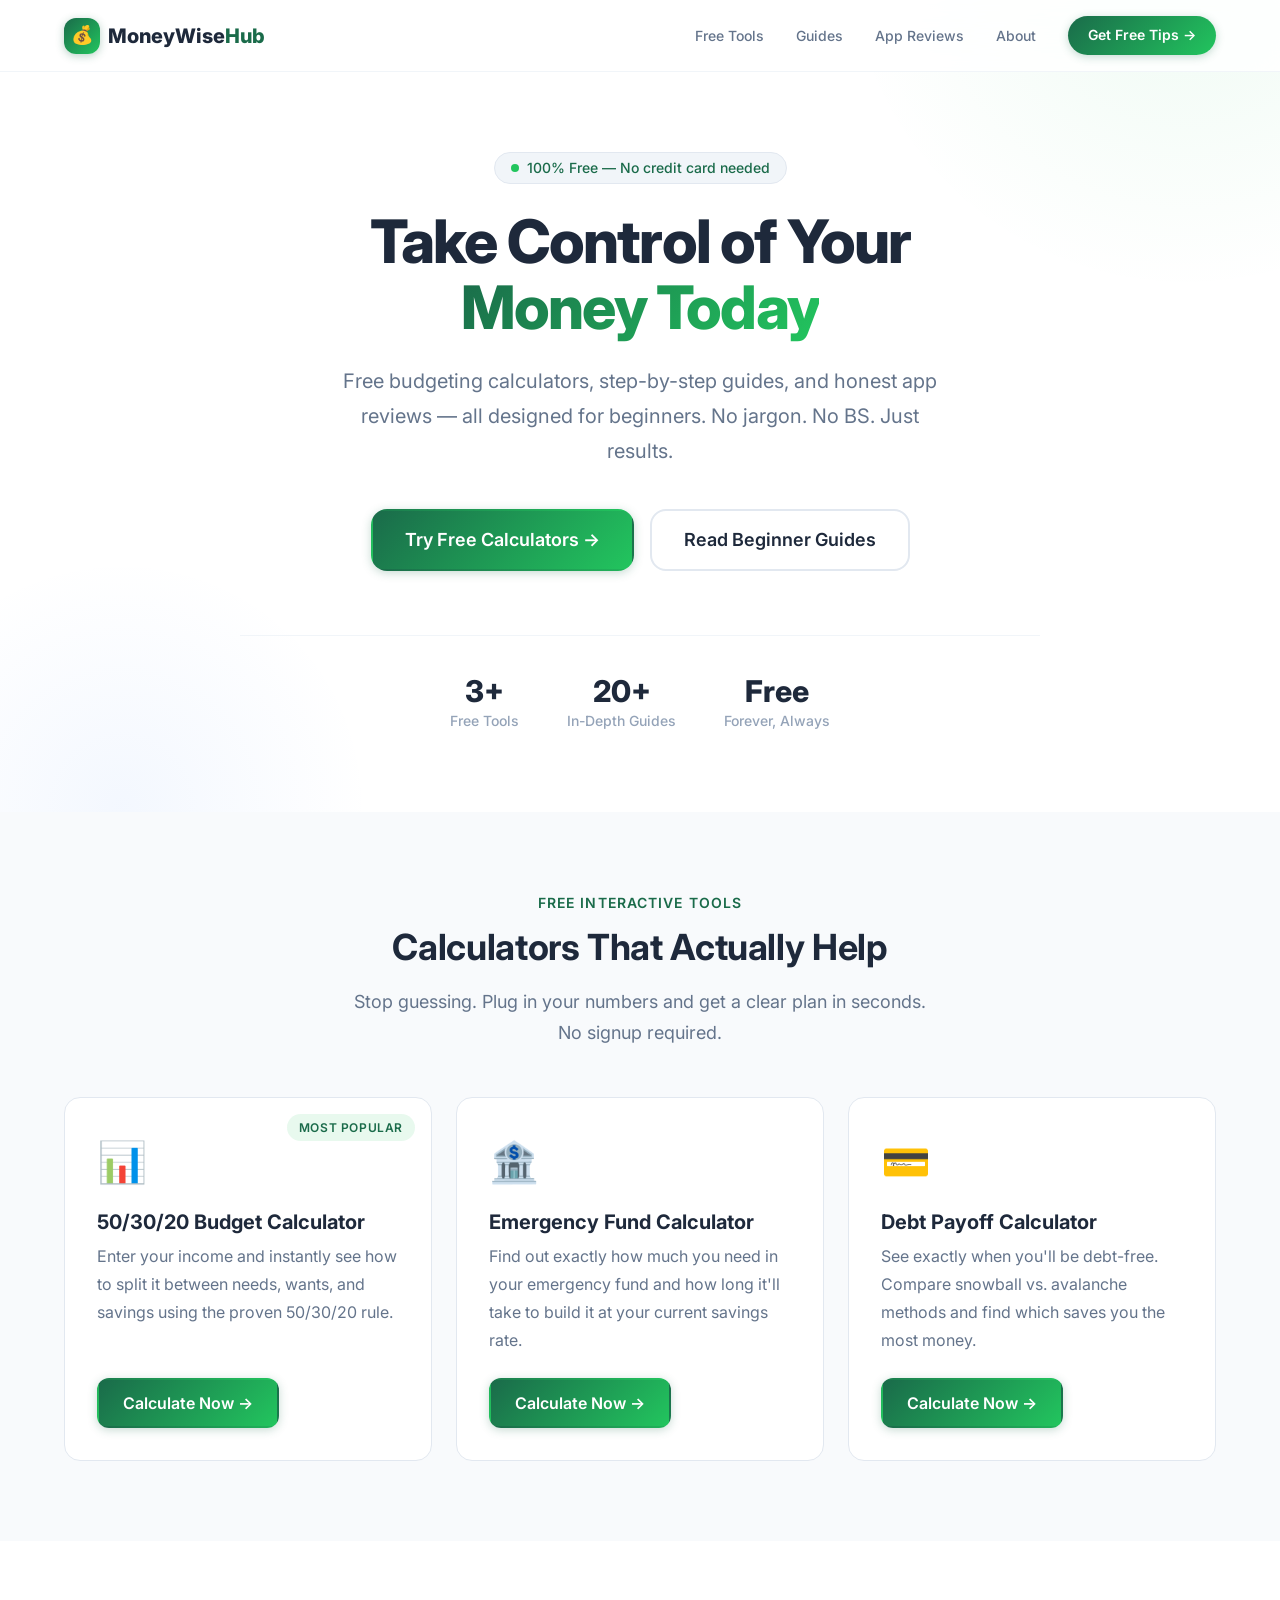
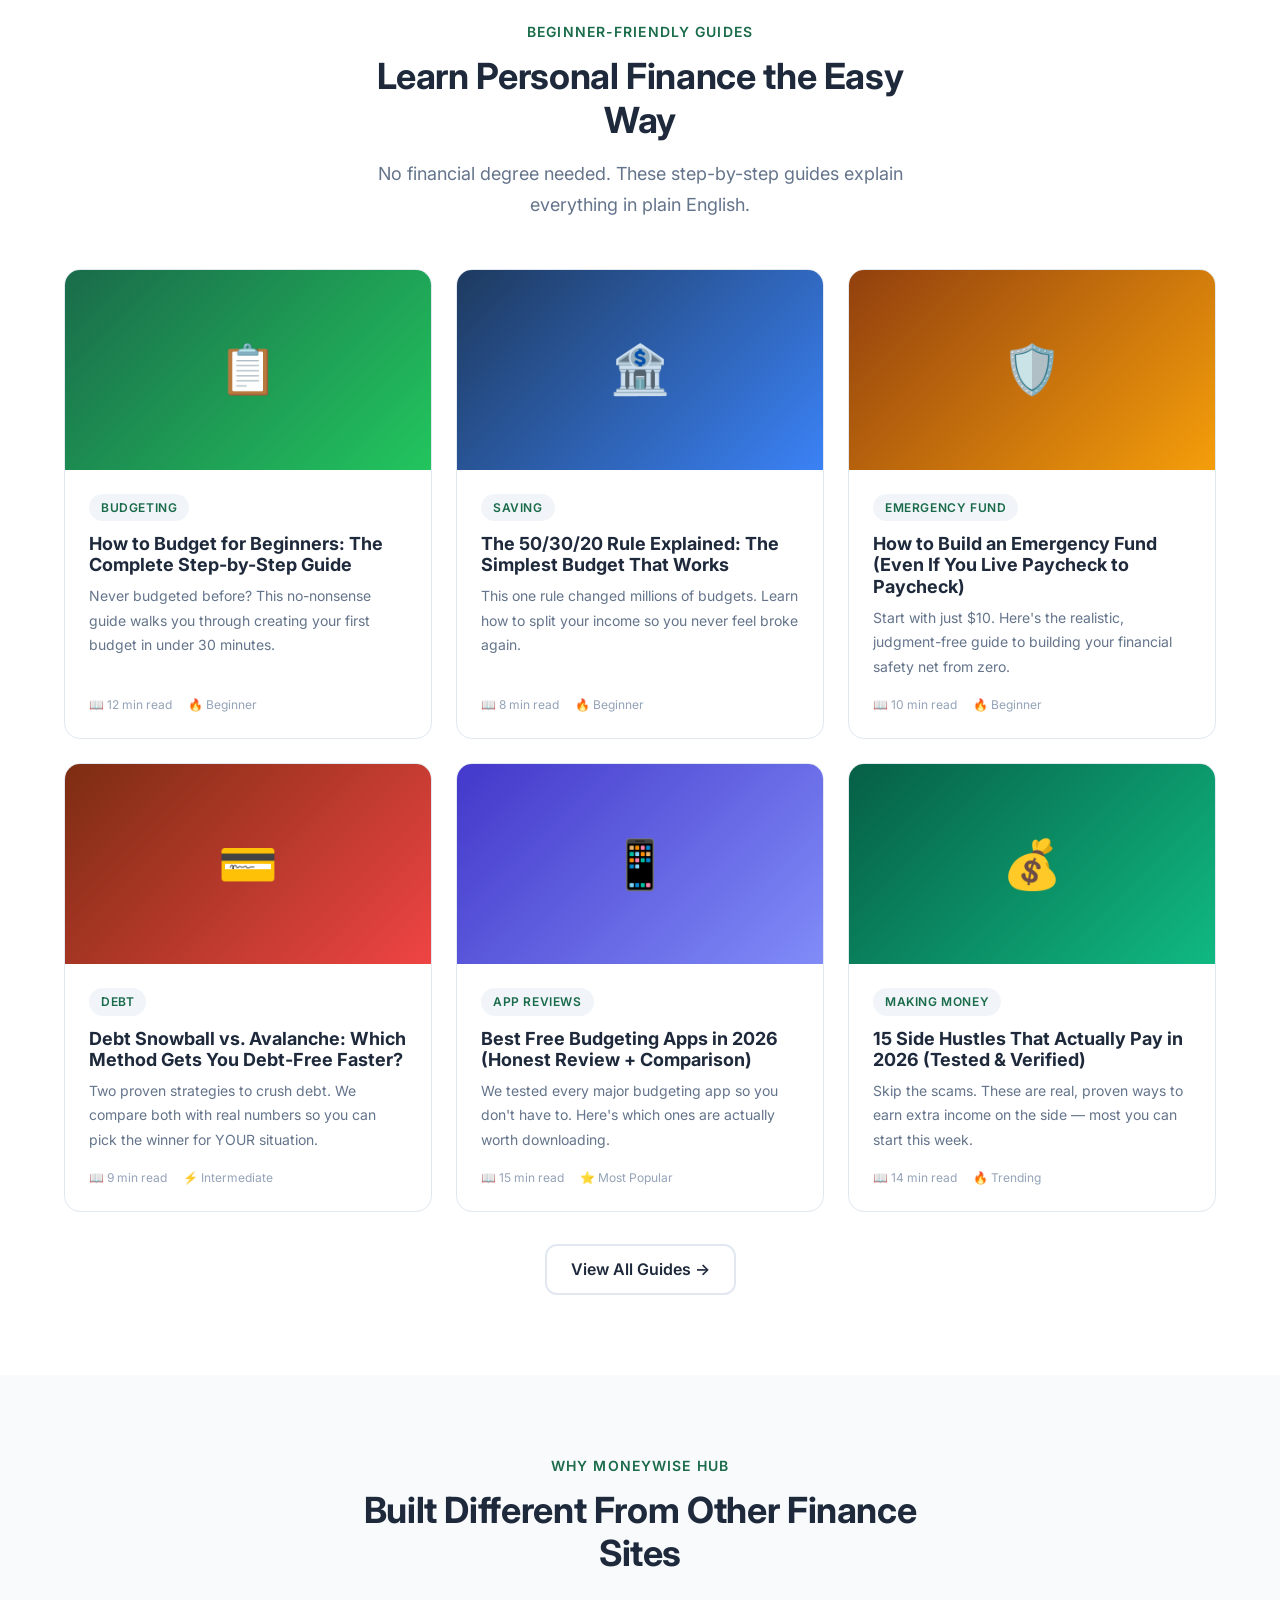
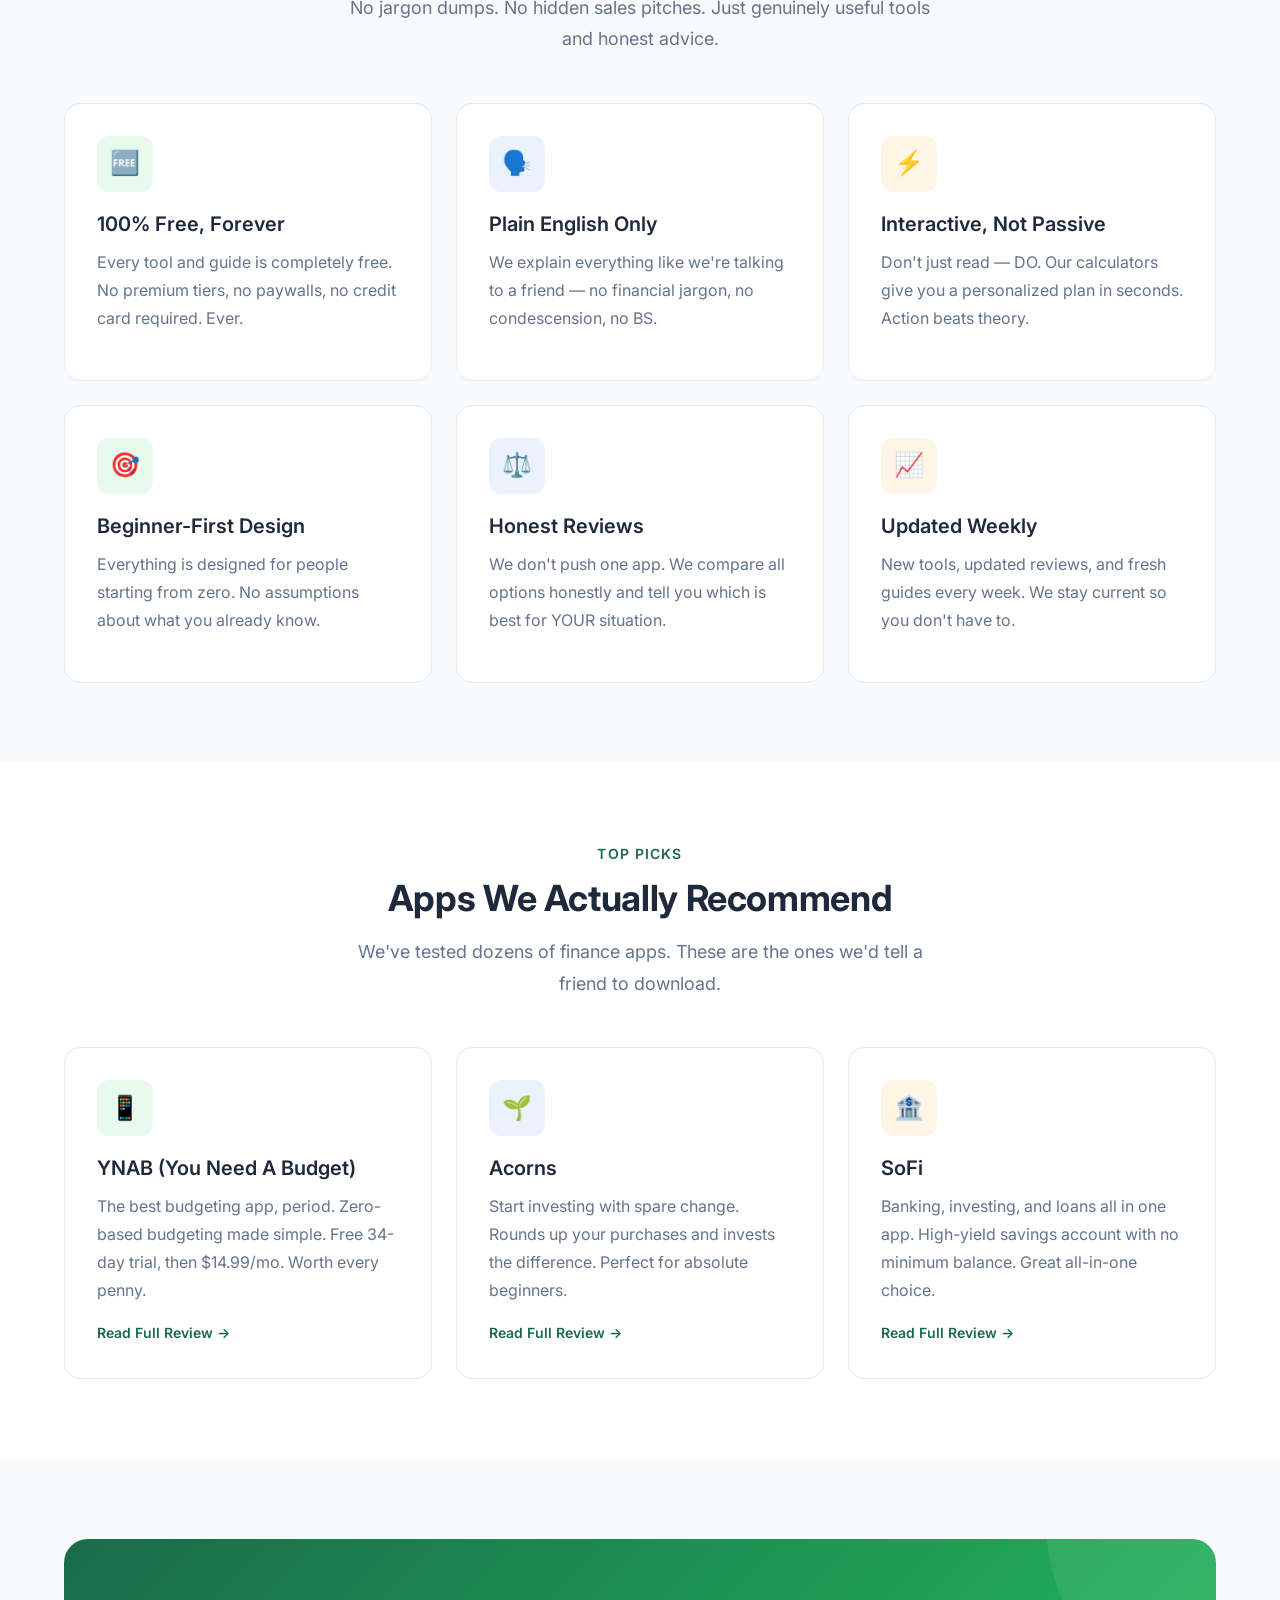
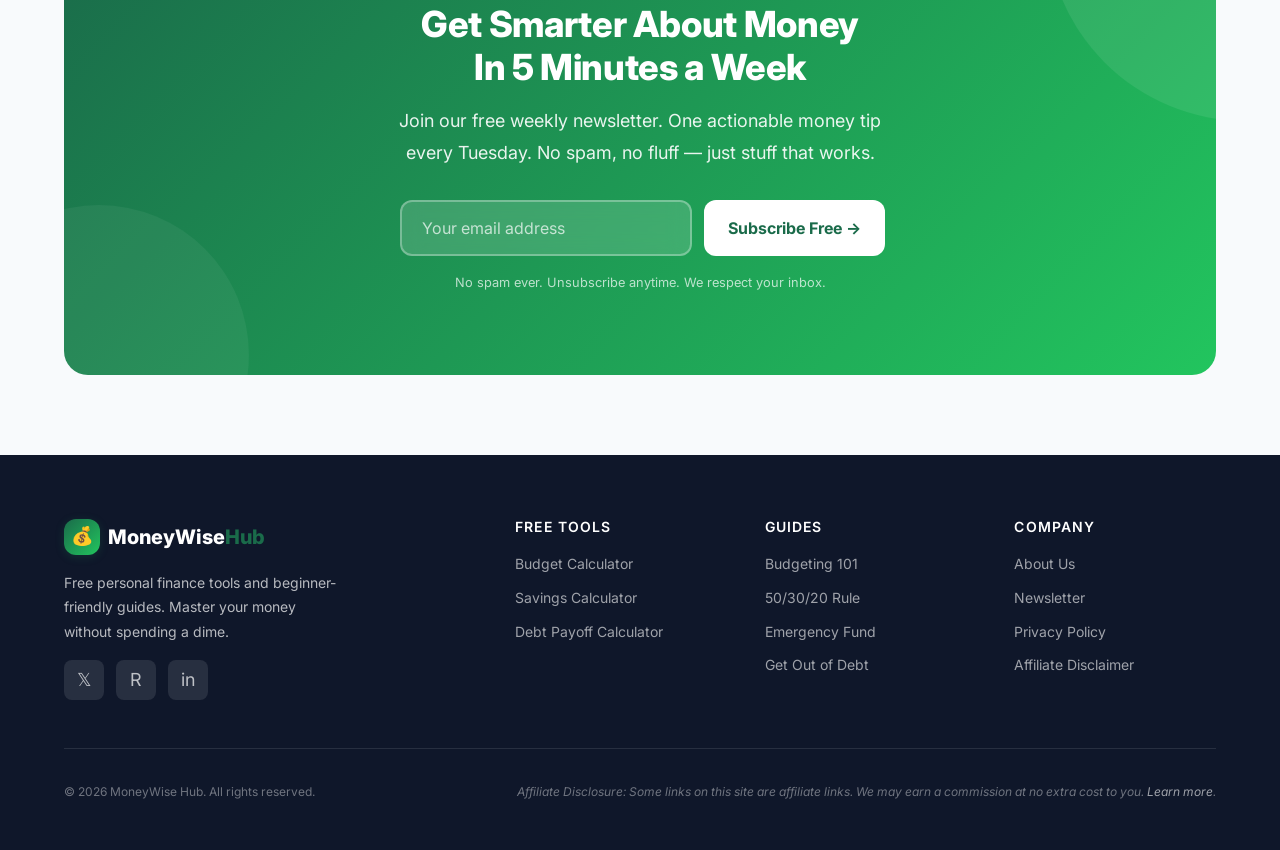
<file: index.html>
<!DOCTYPE html>
<html lang="en">

<head>
  <meta charset="UTF-8">
  <meta name="viewport" content="width=device-width, initial-scale=1.0">
  <title>MoneyWise Hub — Master Your Money with Free Tools & Guides</title>
  <meta name="description"
    content="Free budgeting calculators, savings tools, and beginner-friendly personal finance guides. Master the 50/30/20 rule, build your emergency fund, and crush debt — all for free.">
  <meta name="keywords"
    content="budget calculator, 50/30/20 rule, personal finance, save money, debt payoff, emergency fund, free budgeting tools">

  <!-- Open Graph -->
  <meta property="og:type" content="website">
  <meta property="og:title" content="MoneyWise Hub — Free Personal Finance Tools & Guides">
  <meta property="og:description"
    content="Free budgeting calculators and beginner-friendly guides. Master your money without spending a dime.">
  <meta property="og:url" content="https://moneywise-hub.github.io">
  <meta property="og:site_name" content="MoneyWise Hub">

  <!-- Twitter Card -->
  <meta name="twitter:card" content="summary_large_image">
  <meta name="twitter:title" content="MoneyWise Hub — Free Personal Finance Tools & Guides">
  <meta name="twitter:description"
    content="Free budgeting calculators and beginner-friendly guides. Master your money without spending a dime.">

  <!-- Empower verification tag -->
  <meta name='impact-site-verification' value='1aa7c542-e233-497d-9305-ad2bfd64ddba'>

  <!-- Canonical -->
  <link rel="canonical" href="https://moneywise-hub.github.io">

  <!-- Fonts -->
  <link rel="preconnect" href="https://fonts.googleapis.com">
  <link rel="preconnect" href="https://fonts.gstatic.com" crossorigin>
  <link href="https://fonts.googleapis.com/css2?family=Inter:wght@400;500;600;700;800&display=swap" rel="stylesheet">

  <!-- Styles -->
  <link rel="stylesheet" href="css/style.css">

  <!-- JSON-LD Structured Data -->
  <script type="application/ld+json">
  {
    "@context": "https://schema.org",
    "@type": "WebSite",
    "name": "MoneyWise Hub",
    "url": "https://moneywise-hub.github.io",
    "description": "Free personal finance tools and beginner-friendly guides to help you budget, save, and crush debt.",
    "potentialAction": {
      "@type": "SearchAction",
      "target": "https://moneywise-hub.github.io/search?q={search_term_string}",
      "query-input": "required name=search_term_string"
    }
  }
  </script>
</head>

<body>
  <!-- Skip to content -->
  <a href="#main" class="sr-only">Skip to main content</a>

  <!-- Navigation -->
  <nav class="nav" id="navbar" role="navigation" aria-label="Main navigation">
    <div class="nav__inner">
      <a href="/moneywise-hub" class="nav__logo" aria-label="MoneyWise Hub Home">
        <div class="nav__logo-icon" aria-hidden="true">💰</div>
        <div class="nav__logo-text">MoneyWise<span>Hub</span></div>
      </a>

      <ul class="nav__links" id="nav-links" role="menubar">
        <li role="none"><a href="/moneywise-hub/#tools" class="nav__link" role="menuitem">Free Tools</a></li>
        <li role="none"><a href="/moneywise-hub/#guides" class="nav__link" role="menuitem">Guides</a></li>
        <li role="none"><a href="/moneywise-hub/#reviews" class="nav__link" role="menuitem">App Reviews</a></li>
        <li role="none"><a href="/moneywise-hub/about.html" class="nav__link" role="menuitem">About</a></li>
        <li role="none"><a href="/moneywise-hub/#newsletter" class="nav__cta" role="menuitem">Get Free Tips →</a></li>
      </ul>

      <button class="nav__toggle" id="nav-toggle" aria-label="Toggle menu" aria-expanded="false">
        <span></span>
        <span></span>
        <span></span>
      </button>
    </div>
  </nav>

  <!-- Main Content -->
  <main id="main">
    <!-- Hero Section -->
    <section class="hero">
      <div class="container">
        <div class="hero__inner">
          <div class="hero__badge">
            <span class="hero__badge-dot" aria-hidden="true"></span>
            100% Free — No credit card needed
          </div>

          <h1 class="hero__title">
            Take Control of Your<br>
            <span class="hero__title-highlight">Money Today</span>
          </h1>

          <p class="hero__subtitle">
            Free budgeting calculators, step-by-step guides, and honest app reviews — all designed for beginners. No
            jargon. No BS. Just results.
          </p>

          <div class="hero__actions">
            <a href="#tools" class="btn btn--primary btn--large" id="hero-cta-tools">
              Try Free Calculators →
            </a>
            <a href="#guides" class="btn btn--secondary btn--large" id="hero-cta-guides">
              Read Beginner Guides
            </a>
          </div>

          <div class="hero__stats">
            <div class="hero__stat">
              <div class="hero__stat-value" id="stat-tools">3+</div>
              <div class="hero__stat-label">Free Tools</div>
            </div>
            <div class="hero__stat">
              <div class="hero__stat-value" id="stat-guides">20+</div>
              <div class="hero__stat-label">In-Depth Guides</div>
            </div>
            <div class="hero__stat">
              <div class="hero__stat-value" id="stat-readers">Free</div>
              <div class="hero__stat-label">Forever, Always</div>
            </div>
          </div>
        </div>
      </div>
    </section>

    <!-- Free Tools Section -->
    <section class="section section--alt" id="tools">
      <div class="container">
        <div class="section__header animate-on-scroll">
          <div class="section__eyebrow">Free Interactive Tools</div>
          <h2 class="section__title">Calculators That Actually Help</h2>
          <p class="section__subtitle">Stop guessing. Plug in your numbers and get a clear plan in seconds. No signup
            required.</p>
        </div>

        <div class="tools-grid">
          <div class="tool-card animate-on-scroll" id="tool-budget">
            <span class="tool-card__badge">Most Popular</span>
            <div class="tool-card__emoji" aria-hidden="true">📊</div>
            <h3 class="tool-card__title">50/30/20 Budget Calculator</h3>
            <p class="tool-card__desc">Enter your income and instantly see how to split it between needs, wants, and
              savings using the proven 50/30/20 rule.</p>
            <a href="tools/budget-calculator.html" class="btn btn--primary tool-card__cta">Calculate Now →</a>
          </div>

          <div class="tool-card animate-on-scroll" id="tool-savings">
            <div class="tool-card__emoji" aria-hidden="true">🏦</div>
            <h3 class="tool-card__title">Emergency Fund Calculator</h3>
            <p class="tool-card__desc">Find out exactly how much you need in your emergency fund and how long it'll take
              to build it at your current savings rate.</p>
            <a href="tools/savings-calculator.html" class="btn btn--primary tool-card__cta">Calculate Now →</a>
          </div>

          <div class="tool-card animate-on-scroll" id="tool-debt">
            <div class="tool-card__emoji" aria-hidden="true">💳</div>
            <h3 class="tool-card__title">Debt Payoff Calculator</h3>
            <p class="tool-card__desc">See exactly when you'll be debt-free. Compare snowball vs. avalanche methods and
              find which saves you the most money.</p>
            <a href="tools/debt-payoff-calculator.html" class="btn btn--primary tool-card__cta">Calculate Now →</a>
          </div>
        </div>
      </div>
    </section>

    <!-- Featured Guides Section -->
    <section class="section" id="guides">
      <div class="container">
        <div class="section__header animate-on-scroll">
          <div class="section__eyebrow">Beginner-Friendly Guides</div>
          <h2 class="section__title">Learn Personal Finance the Easy Way</h2>
          <p class="section__subtitle">No financial degree needed. These step-by-step guides explain everything in plain
            English.</p>
        </div>

        <div class="articles-grid" id="articles-container">
          <!-- Article cards populated via JS or static HTML -->
          <article class="article-card animate-on-scroll">
            <div class="article-card__image"
              style="background: linear-gradient(135deg, #1a6b4a, #22c55e); display: flex; align-items: center; justify-content: center; font-size: 3rem;">
              📋</div>
            <div class="article-card__body">
              <span class="article-card__tag">Budgeting</span>
              <h3 class="article-card__title">
                <a href="articles/budgeting/how-to-budget-for-beginners.html">How to Budget for Beginners: The Complete
                  Step-by-Step Guide</a>
              </h3>
              <p class="article-card__excerpt">Never budgeted before? This no-nonsense guide walks you through creating
                your first budget in under 30 minutes.</p>
              <div class="article-card__meta">
                <span>📖 12 min read</span>
                <span>🔥 Beginner</span>
              </div>
            </div>
          </article>

          <article class="article-card animate-on-scroll">
            <div class="article-card__image"
              style="background: linear-gradient(135deg, #1e3a5f, #3b82f6); display: flex; align-items: center; justify-content: center; font-size: 3rem;">
              🏦</div>
            <div class="article-card__body">
              <span class="article-card__tag">Saving</span>
              <h3 class="article-card__title">
                <a href="articles/saving-money/50-30-20-rule-explained.html">The 50/30/20 Rule Explained: The Simplest
                  Budget That Works</a>
              </h3>
              <p class="article-card__excerpt">This one rule changed millions of budgets. Learn how to split your income
                so you never feel broke again.</p>
              <div class="article-card__meta">
                <span>📖 8 min read</span>
                <span>🔥 Beginner</span>
              </div>
            </div>
          </article>

          <article class="article-card animate-on-scroll">
            <div class="article-card__image"
              style="background: linear-gradient(135deg, #92400e, #f59e0b); display: flex; align-items: center; justify-content: center; font-size: 3rem;">
              🛡️</div>
            <div class="article-card__body">
              <span class="article-card__tag">Emergency Fund</span>
              <h3 class="article-card__title">
                <a href="articles/saving-money/how-to-build-emergency-fund.html">How to Build an Emergency Fund (Even If
                  You Live Paycheck to Paycheck)</a>
              </h3>
              <p class="article-card__excerpt">Start with just $10. Here's the realistic, judgment-free guide to
                building your financial safety net from zero.</p>
              <div class="article-card__meta">
                <span>📖 10 min read</span>
                <span>🔥 Beginner</span>
              </div>
            </div>
          </article>

          <article class="article-card animate-on-scroll">
            <div class="article-card__image"
              style="background: linear-gradient(135deg, #7c2d12, #ef4444); display: flex; align-items: center; justify-content: center; font-size: 3rem;">
              💳</div>
            <div class="article-card__body">
              <span class="article-card__tag">Debt</span>
              <h3 class="article-card__title">
                <a href="articles/debt-freedom/debt-snowball-vs-avalanche.html">Debt Snowball vs. Avalanche: Which
                  Method Gets You Debt-Free Faster?</a>
              </h3>
              <p class="article-card__excerpt">Two proven strategies to crush debt. We compare both with real numbers so
                you can pick the winner for YOUR situation.</p>
              <div class="article-card__meta">
                <span>📖 9 min read</span>
                <span>⚡ Intermediate</span>
              </div>
            </div>
          </article>

          <article class="article-card animate-on-scroll">
            <div class="article-card__image"
              style="background: linear-gradient(135deg, #4338ca, #818cf8); display: flex; align-items: center; justify-content: center; font-size: 3rem;">
              📱</div>
            <div class="article-card__body">
              <span class="article-card__tag">App Reviews</span>
              <h3 class="article-card__title">
                <a href="articles/best-apps/best-free-budgeting-apps-2026.html">Best Free Budgeting Apps in 2026 (Honest
                  Review + Comparison)</a>
              </h3>
              <p class="article-card__excerpt">We tested every major budgeting app so you don't have to. Here's which
                ones are actually worth downloading.</p>
              <div class="article-card__meta">
                <span>📖 15 min read</span>
                <span>⭐ Most Popular</span>
              </div>
            </div>
          </article>

          <article class="article-card animate-on-scroll">
            <div class="article-card__image"
              style="background: linear-gradient(135deg, #065f46, #10b981); display: flex; align-items: center; justify-content: center; font-size: 3rem;">
              💰</div>
            <div class="article-card__body">
              <span class="article-card__tag">Making Money</span>
              <h3 class="article-card__title">
                <a href="articles/making-money/side-hustles-that-actually-pay-2026.html">15 Side Hustles That Actually
                  Pay in 2026 (Tested & Verified)</a>
              </h3>
              <p class="article-card__excerpt">Skip the scams. These are real, proven ways to earn extra income on the
                side — most you can start this week.</p>
              <div class="article-card__meta">
                <span>📖 14 min read</span>
                <span>🔥 Trending</span>
              </div>
            </div>
          </article>
        </div>

        <div class="text-center mt-8">
          <a href="/moneywise-hub/#guides" class="btn btn--secondary" id="btn-view-all-guides">View All Guides →</a>
        </div>
      </div>
    </section>

    <!-- Why Trust Us / Features Section -->
    <section class="section section--alt" id="why-us">
      <div class="container">
        <div class="section__header animate-on-scroll">
          <div class="section__eyebrow">Why MoneyWise Hub</div>
          <h2 class="section__title">Built Different From Other Finance Sites</h2>
          <p class="section__subtitle">No jargon dumps. No hidden sales pitches. Just genuinely useful tools and honest
            advice.</p>
        </div>

        <div class="features-grid">
          <div class="card animate-on-scroll">
            <div class="card__icon card__icon--green" aria-hidden="true">🆓</div>
            <h3 class="card__title">100% Free, Forever</h3>
            <p class="card__description">Every tool and guide is completely free. No premium tiers, no paywalls, no
              credit card required. Ever.</p>
          </div>

          <div class="card animate-on-scroll">
            <div class="card__icon card__icon--blue" aria-hidden="true">🗣️</div>
            <h3 class="card__title">Plain English Only</h3>
            <p class="card__description">We explain everything like we're talking to a friend — no financial jargon, no
              condescension, no BS.</p>
          </div>

          <div class="card animate-on-scroll">
            <div class="card__icon card__icon--amber" aria-hidden="true">⚡</div>
            <h3 class="card__title">Interactive, Not Passive</h3>
            <p class="card__description">Don't just read — DO. Our calculators give you a personalized plan in seconds.
              Action beats theory.</p>
          </div>

          <div class="card animate-on-scroll">
            <div class="card__icon card__icon--green" aria-hidden="true">🎯</div>
            <h3 class="card__title">Beginner-First Design</h3>
            <p class="card__description">Everything is designed for people starting from zero. No assumptions about what
              you already know.</p>
          </div>

          <div class="card animate-on-scroll">
            <div class="card__icon card__icon--blue" aria-hidden="true">⚖️</div>
            <h3 class="card__title">Honest Reviews</h3>
            <p class="card__description">We don't push one app. We compare all options honestly and tell you which is
              best for YOUR situation.</p>
          </div>

          <div class="card animate-on-scroll">
            <div class="card__icon card__icon--amber" aria-hidden="true">📈</div>
            <h3 class="card__title">Updated Weekly</h3>
            <p class="card__description">New tools, updated reviews, and fresh guides every week. We stay current so you
              don't have to.</p>
          </div>
        </div>
      </div>
    </section>

    <!-- Recommended Apps Section (Affiliate) -->
    <section class="section" id="reviews">
      <div class="container">
        <div class="section__header animate-on-scroll">
          <div class="section__eyebrow">Top Picks</div>
          <h2 class="section__title">Apps We Actually Recommend</h2>
          <p class="section__subtitle">We've tested dozens of finance apps. These are the ones we'd tell a friend to
            download.</p>
        </div>

        <div class="tools-grid">
          <div class="card animate-on-scroll">
            <div class="card__icon card__icon--green" aria-hidden="true">📱</div>
            <h3 class="card__title">YNAB (You Need A Budget)</h3>
            <p class="card__description">The best budgeting app, period. Zero-based budgeting made simple. Free 34-day
              trial, then $14.99/mo. Worth every penny.</p>
            <a href="articles/best-apps/ynab-review.html" class="card__link" id="affiliate-ynab">
              Read Full Review →
            </a>
          </div>

          <div class="card animate-on-scroll">
            <div class="card__icon card__icon--blue" aria-hidden="true">🌱</div>
            <h3 class="card__title">Acorns</h3>
            <p class="card__description">Start investing with spare change. Rounds up your purchases and invests the
              difference. Perfect for absolute beginners.</p>
            <a href="articles/best-apps/acorns-review.html" class="card__link" id="affiliate-acorns">
              Read Full Review →
            </a>
          </div>

          <div class="card animate-on-scroll">
            <div class="card__icon card__icon--amber" aria-hidden="true">🏦</div>
            <h3 class="card__title">SoFi</h3>
            <p class="card__description">Banking, investing, and loans all in one app. High-yield savings account with
              no minimum balance. Great all-in-one choice.</p>
            <a href="articles/best-apps/sofi-review.html" class="card__link" id="affiliate-sofi">
              Read Full Review →
            </a>
          </div>
        </div>
      </div>
    </section>

    <!-- Newsletter CTA Section -->
    <section class="section section--alt" id="newsletter">
      <div class="container">
        <div class="cta-banner animate-on-scroll">
          <h2 class="cta-banner__title">Get Smarter About Money<br>In 5 Minutes a Week</h2>
          <p class="cta-banner__text">Join our free weekly newsletter. One actionable money tip every Tuesday. No spam,
            no fluff — just stuff that works.</p>
          <form class="cta-banner__form" id="newsletter-form" action="#" method="POST">
            <input type="email" class="cta-banner__input" name="EMAIL" id="newsletter-email"
              placeholder="Your email address" required aria-label="Email address for newsletter">

            <!-- Mailchimp tag -->
            <input type="hidden" name="tags" value="8806282">

            <!-- Honeypot bot protection — keep this hidden -->
            <div style="position: absolute; left: -5000px;" aria-hidden="true">
              <input type="text" name="b_8fd4bc4b505af10b3061e466c_648ec65dec" tabindex="-1" value="">
            </div>

            <button type="submit" class="cta-banner__btn" id="newsletter-submit">Subscribe Free →</button>
          </form>
          <p class="text-center mt-4" style="opacity: 0.7; font-size: 0.8rem; position: relative; z-index: 1;">
            No spam ever. Unsubscribe anytime. We respect your inbox.
          </p>
        </div>
      </div>
    </section>
  </main>

  <!-- Footer -->
  <footer class="footer" role="contentinfo">
    <div class="container">
      <div class="footer__grid">
        <div>
          <a href="/moneywise-hub" class="nav__logo" style="margin-bottom: var(--space-4); display: inline-flex;">
            <div class="nav__logo-icon" aria-hidden="true">💰</div>
            <div class="nav__logo-text" style="color: white;">MoneyWise<span>Hub</span></div>
          </a>
          <p class="footer__brand-desc">
            Free personal finance tools and beginner-friendly guides. Master your money without spending a dime.
          </p>
          <div class="footer__social">
            <a href="#" class="footer__social-link" aria-label="Twitter" id="social-twitter">𝕏</a>
            <a href="#" class="footer__social-link" aria-label="Reddit" id="social-reddit">R</a>
            <a href="#" class="footer__social-link" aria-label="LinkedIn" id="social-linkedin">in</a>
          </div>
        </div>

        <div>
          <h4 class="footer__heading">Free Tools</h4>
          <ul class="footer__links">
            <li><a href="tools/budget-calculator.html">Budget Calculator</a></li>
            <li><a href="tools/savings-calculator.html">Savings Calculator</a></li>
            <li><a href="tools/debt-payoff-calculator.html">Debt Payoff Calculator</a></li>
          </ul>
        </div>

        <div>
          <h4 class="footer__heading">Guides</h4>
          <ul class="footer__links">
            <li><a href="articles/budgeting/how-to-budget-for-beginners.html">Budgeting 101</a></li>
            <li><a href="articles/saving-money/50-30-20-rule-explained.html">50/30/20 Rule</a></li>
            <li><a href="articles/saving-money/how-to-build-emergency-fund.html">Emergency Fund</a></li>
            <li><a href="articles/debt-freedom/debt-snowball-vs-avalanche.html">Get Out of Debt</a></li>
          </ul>
        </div>

        <div>
          <h4 class="footer__heading">Company</h4>
          <ul class="footer__links">
            <li><a href="/moneywise-hub/about.html">About Us</a></li>
            <li><a href="/moneywise-hub/#newsletter">Newsletter</a></li>
            <li><a href="/moneywise-hub/privacy.html">Privacy Policy</a></li>
            <li><a href="/moneywise-hub/disclaimer.html">Affiliate Disclaimer</a></li>
          </ul>
        </div>
      </div>

      <div class="footer__bottom">
        <p>© 2026 MoneyWise Hub. All rights reserved.</p>
        <p>
          <em>Affiliate Disclosure: Some links on this site are affiliate links. We may earn a commission at no extra
            cost to you.
            <a href="/moneywise-hub/disclaimer.html" style="color: rgba(255,255,255,0.6);">Learn more</a>.</em>
        </p>
      </div>
    </div>
  </footer>

  <!-- Scripts -->
  <script src="js/main.js"></script>
</body>

</html>
</file>
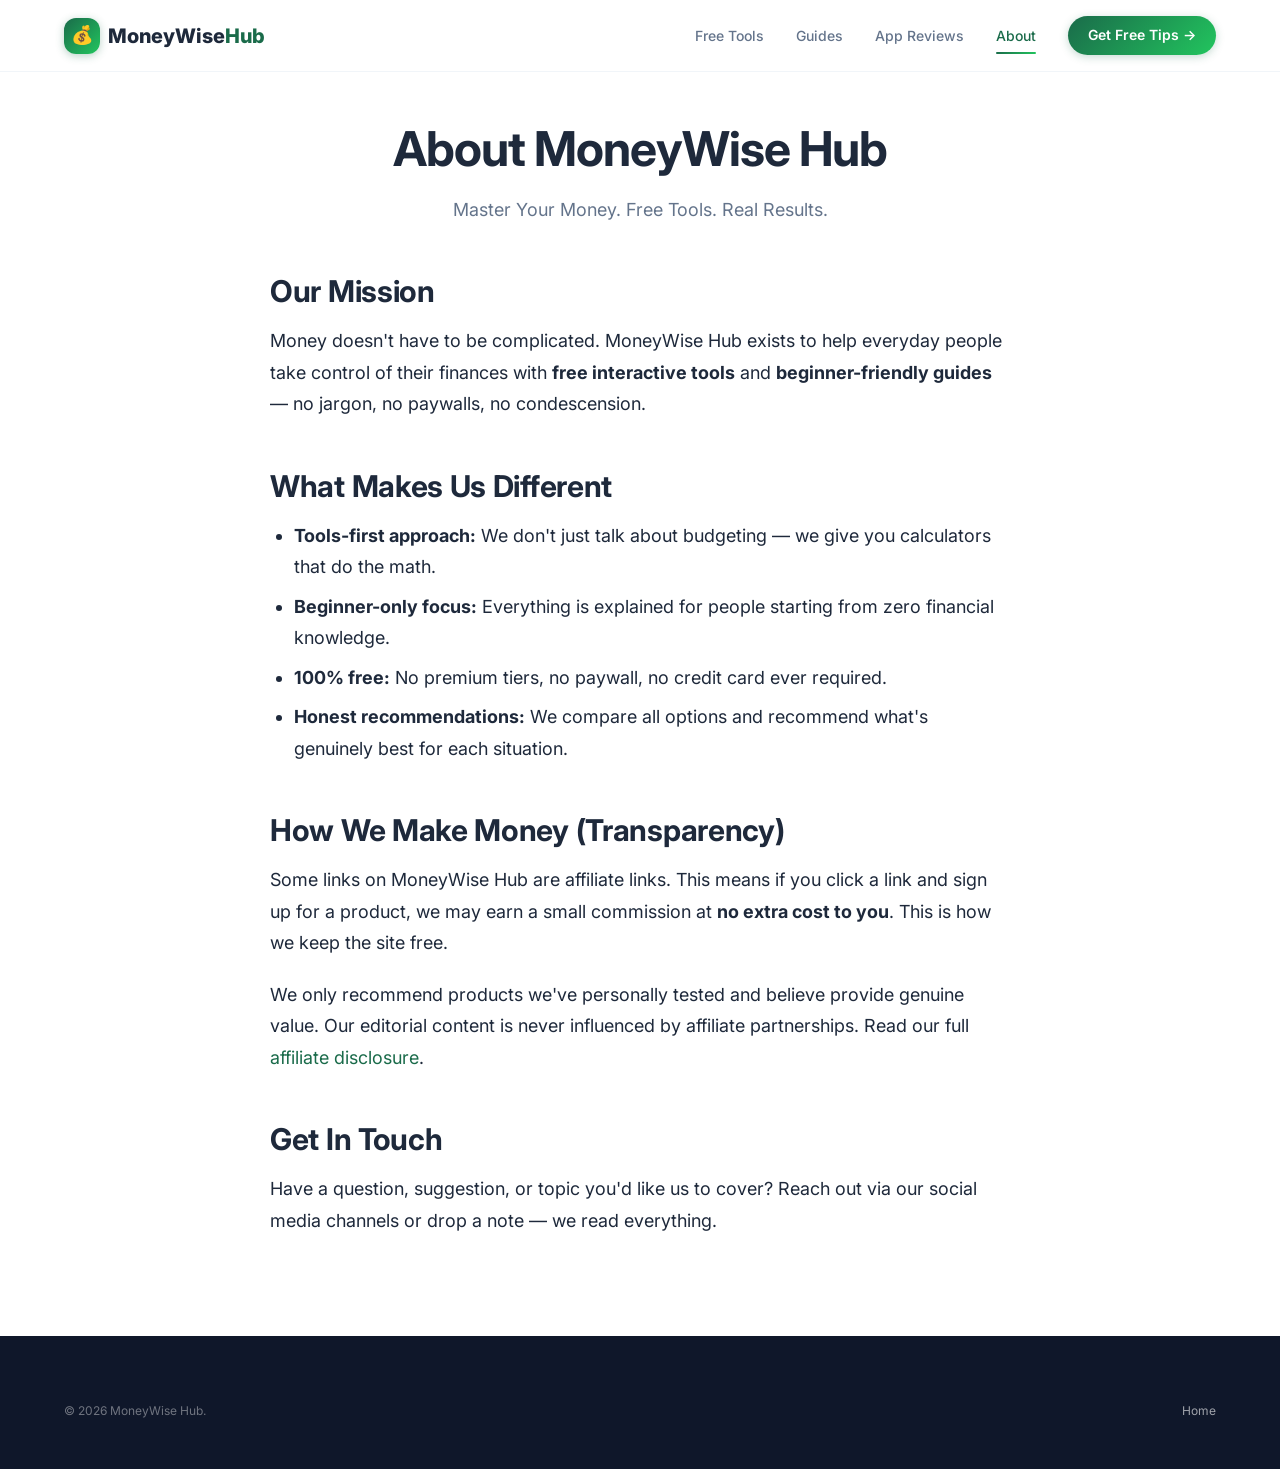
<file: about.html>
<!DOCTYPE html>
<html lang="en">

<head>
  <meta charset="UTF-8">
  <meta name="viewport" content="width=device-width, initial-scale=1.0">
  <title>About MoneyWise Hub — Free Personal Finance Tools & Guides</title>
  <meta name="description"
    content="MoneyWise Hub provides free budgeting calculators and beginner-friendly personal finance guides. No jargon, no paywalls.">
  <link rel="canonical" href="https://moneywise-hub.github.io/about.html">
  <link rel="preconnect" href="https://fonts.googleapis.com">
  <link rel="preconnect" href="https://fonts.gstatic.com" crossorigin>
  <link href="https://fonts.googleapis.com/css2?family=Inter:wght@400;500;600;700;800&display=swap" rel="stylesheet">
  <link rel="stylesheet" href="css/style.css">
</head>

<body>
  <a href="/moneywise-hub#main" class="sr-only">Skip to main content</a>
  <nav class="nav" id="navbar">
    <div class="nav__inner"><a href="/moneywise-hub" class="nav__logo">
        <div class="nav__logo-icon">💰</div>
        <div class="nav__logo-text">MoneyWise<span>Hub</span></div>
      </a>
      <ul class="nav__links" id="nav-links">
        <li><a href="/moneywise-hub/#tools" class="nav__link">Free Tools</a></li>
        <li><a href="/moneywise-hub/#guides" class="nav__link">Guides</a></li>
        <li><a href="/moneywise-hub/#reviews" class="nav__link">App Reviews</a></li>
        <li><a href="/moneywise-hub/about.html" class="nav__link active">About</a></li>
        <li><a href="/moneywise-hub/#newsletter" class="nav__cta">Get Free Tips →</a></li>
      </ul><button class="nav__toggle" id="nav-toggle" aria-label="Toggle menu"
        aria-expanded="false"><span></span><span></span><span></span></button>
    </div>
  </nav>

  <main id="main">
    <section class="article-page">
      <div class="container container--narrow">
        <header class="article-page__header">
          <h1 class="article-page__title">About MoneyWise Hub</h1>
          <p style="color: var(--color-text-secondary); font-size: var(--text-lg);">Master Your Money. Free Tools. Real
            Results.</p>
        </header>

        <div class="article-page__content">
          <h2>Our Mission</h2>
          <p>Money doesn't have to be complicated. MoneyWise Hub exists to help everyday people take control of their
            finances with <strong>free interactive tools</strong> and <strong>beginner-friendly guides</strong> — no
            jargon, no paywalls, no condescension.</p>

          <h2>What Makes Us Different</h2>
          <ul>
            <li><strong>Tools-first approach:</strong> We don't just talk about budgeting — we give you calculators that
              do the math.</li>
            <li><strong>Beginner-only focus:</strong> Everything is explained for people starting from zero financial
              knowledge.</li>
            <li><strong>100% free:</strong> No premium tiers, no paywall, no credit card ever required.</li>
            <li><strong>Honest recommendations:</strong> We compare all options and recommend what's genuinely best for
              each situation.</li>
          </ul>

          <h2>How We Make Money (Transparency)</h2>
          <p>Some links on MoneyWise Hub are affiliate links. This means if you click a link and sign up for a product,
            we may earn a small commission at <strong>no extra cost to you</strong>. This is how we keep the site free.
          </p>
          <p>We only recommend products we've personally tested and believe provide genuine value. Our editorial content
            is never influenced by affiliate partnerships. Read our full <a
              href="/moneywise-hub/disclaimer.html">affiliate disclosure</a>.</p>

          <h2>Get In Touch</h2>
          <p>Have a question, suggestion, or topic you'd like us to cover? Reach out via our social media channels or
            drop a note — we read everything.</p>
        </div>
      </div>
    </section>
  </main>

  <footer class="footer">
    <div class="container">
      <div class="footer__bottom" style="border-top:none;padding-top:0;">
        <p>© 2026 MoneyWise Hub.</p>
        <p><a href="/moneywise-hub" style="color:rgba(255,255,255,0.6);">Home</a></p>
      </div>
    </div>
  </footer>
  <script src="js/main.js"></script>
</body>

</html>
</file>
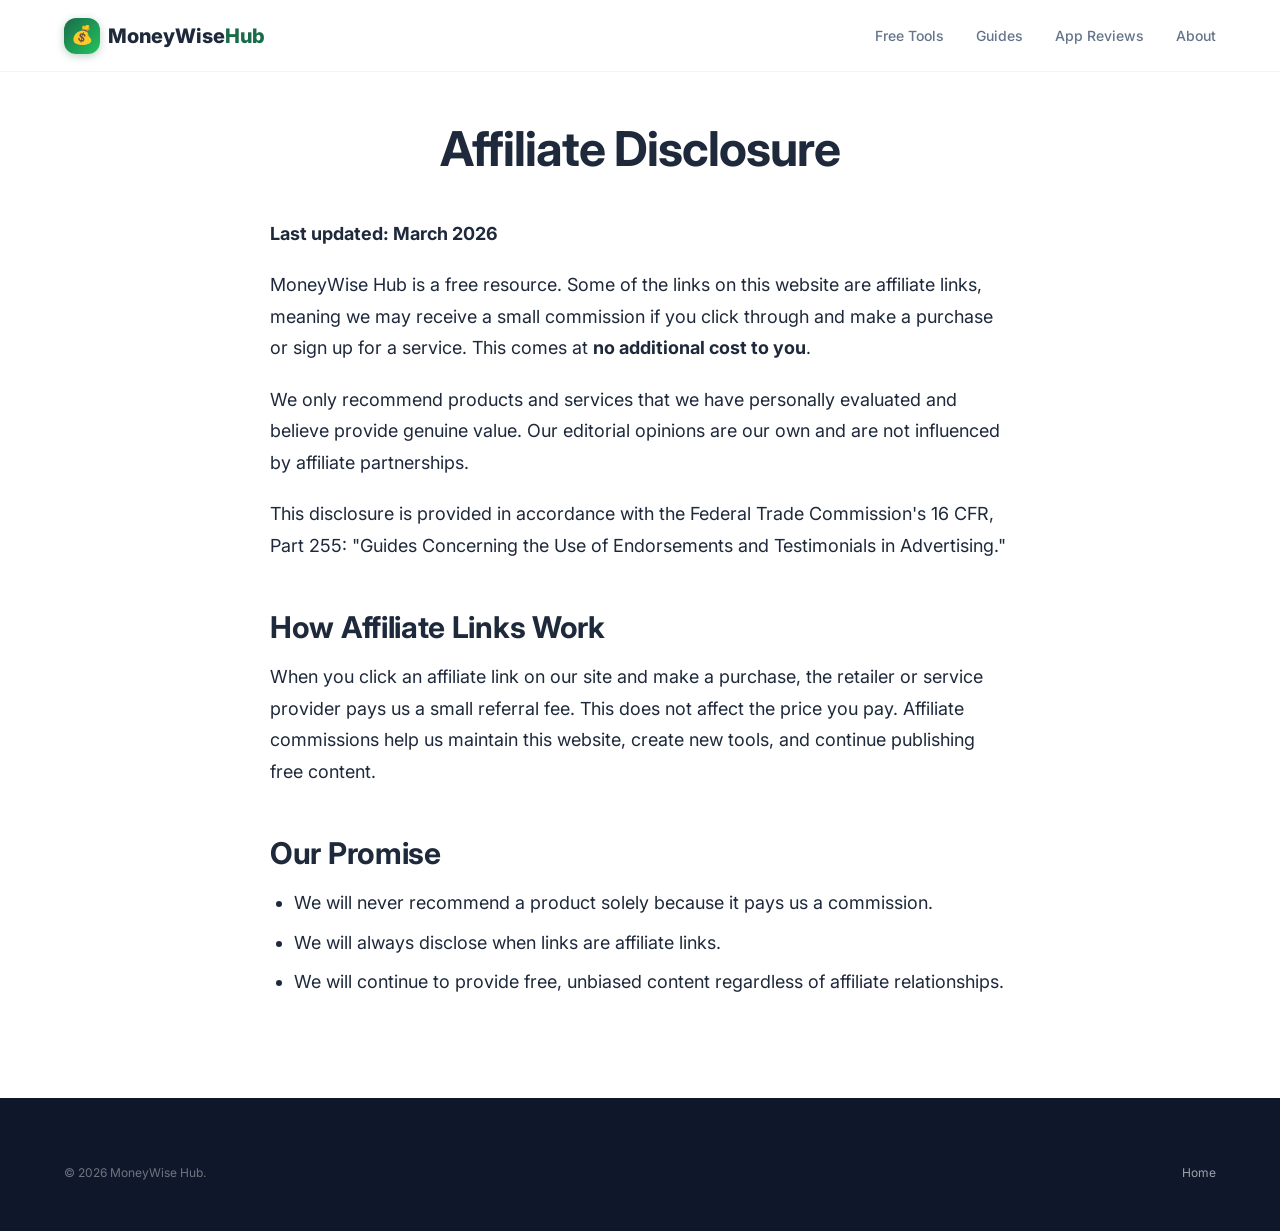
<file: disclaimer.html>
<!DOCTYPE html>
<html lang="en">

<head>
  <meta charset="UTF-8">
  <meta name="viewport" content="width=device-width, initial-scale=1.0">
  <title>Affiliate Disclosure — MoneyWise Hub</title>
  <meta name="description" content="MoneyWise Hub affiliate disclosure and FTC compliance statement.">
  <link rel="canonical" href="https://moneywise-hub.github.io/disclaimer.html">
  <link rel="preconnect" href="https://fonts.googleapis.com">
  <link rel="preconnect" href="https://fonts.gstatic.com" crossorigin>
  <link href="https://fonts.googleapis.com/css2?family=Inter:wght@400;500;600;700;800&display=swap" rel="stylesheet">
  <link rel="stylesheet" href="css/style.css">
</head>

<body>
  <a href="/moneywise-hub/#main" class="sr-only">Skip to main content</a>
  <nav class="nav" id="navbar">
    <div class="nav__inner"><a href="/moneywise-hub" class="nav__logo">
        <div class="nav__logo-icon">💰</div>
        <div class="nav__logo-text">MoneyWise<span>Hub</span></div>
      </a>
      <ul class="nav__links" id="nav-links">
        <li><a href="/moneywise-hub/#tools" class="nav__link">Free Tools</a></li>
        <li><a href="/moneywise-hub/#guides" class="nav__link">Guides</a></li>
        <li><a href="/moneywise-hub/#reviews" class="nav__link">App Reviews</a></li>
        <li><a href="/moneywise-hub/about.html" class="nav__link">About</a></li>
      </ul><button class="nav__toggle" id="nav-toggle" aria-label="Toggle menu"
        aria-expanded="false"><span></span><span></span><span></span></button>
    </div>
  </nav>

  <main id="main">
    <section class="article-page">
      <div class="container container--narrow">
        <header class="article-page__header">
          <h1 class="article-page__title">Affiliate Disclosure</h1>
        </header>
        <div class="article-page__content">
          <p><strong>Last updated: March 2026</strong></p>
          <p>MoneyWise Hub is a free resource. Some of the links on this website are affiliate links, meaning we may
            receive a small commission if you click through and make a purchase or sign up for a service. This comes at
            <strong>no additional cost to you</strong>.</p>
          <p>We only recommend products and services that we have personally evaluated and believe provide genuine
            value. Our editorial opinions are our own and are not influenced by affiliate partnerships.</p>
          <p>This disclosure is provided in accordance with the Federal Trade Commission's 16 CFR, Part 255: "Guides
            Concerning the Use of Endorsements and Testimonials in Advertising."</p>
          <h2>How Affiliate Links Work</h2>
          <p>When you click an affiliate link on our site and make a purchase, the retailer or service provider pays us
            a small referral fee. This does not affect the price you pay. Affiliate commissions help us maintain this
            website, create new tools, and continue publishing free content.</p>
          <h2>Our Promise</h2>
          <ul>
            <li>We will never recommend a product solely because it pays us a commission.</li>
            <li>We will always disclose when links are affiliate links.</li>
            <li>We will continue to provide free, unbiased content regardless of affiliate relationships.</li>
          </ul>
        </div>
      </div>
    </section>
  </main>

  <footer class="footer">
    <div class="container">
      <div class="footer__bottom" style="border-top:none;padding-top:0;">
        <p>© 2026 MoneyWise Hub.</p>
        <p><a href="/moneywise-hub" style="color:rgba(255,255,255,0.6);">Home</a></p>
      </div>
    </div>
  </footer>
  <script src="js/main.js"></script>
</body>

</html>
</file>
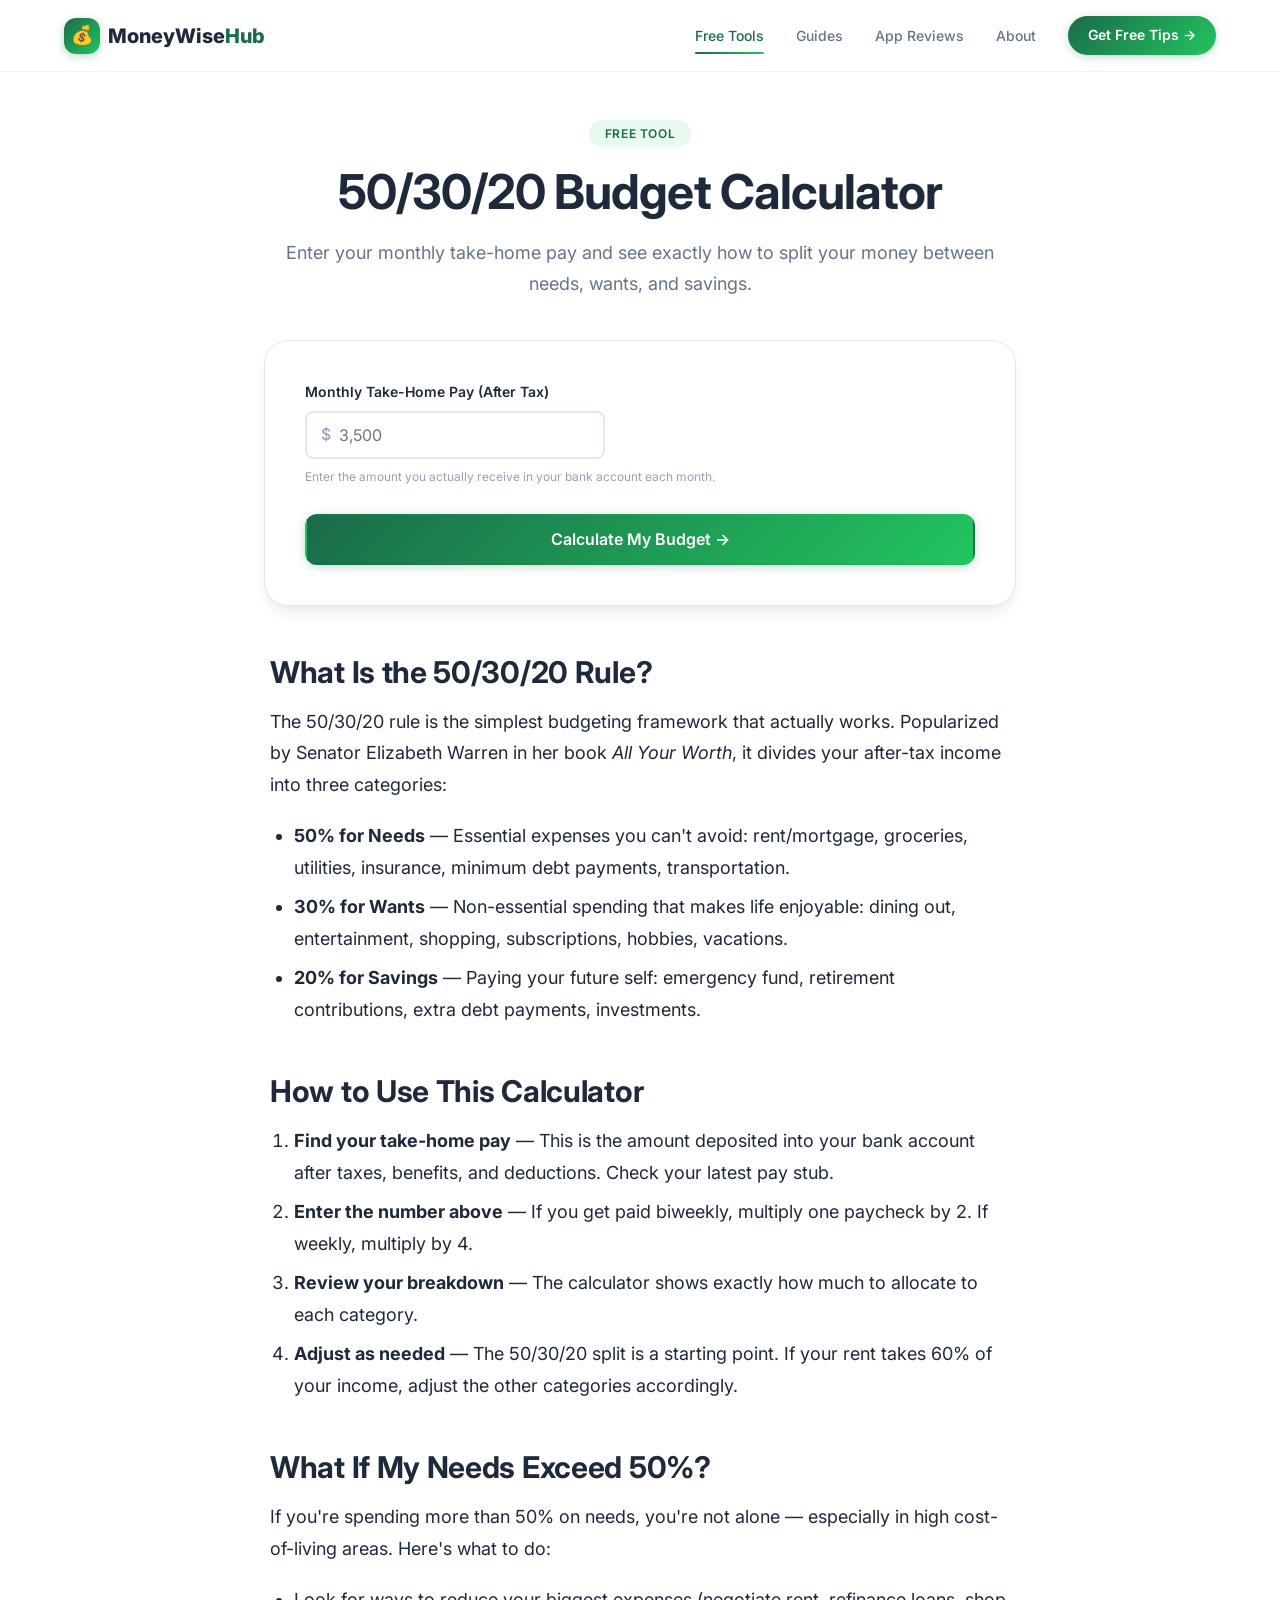
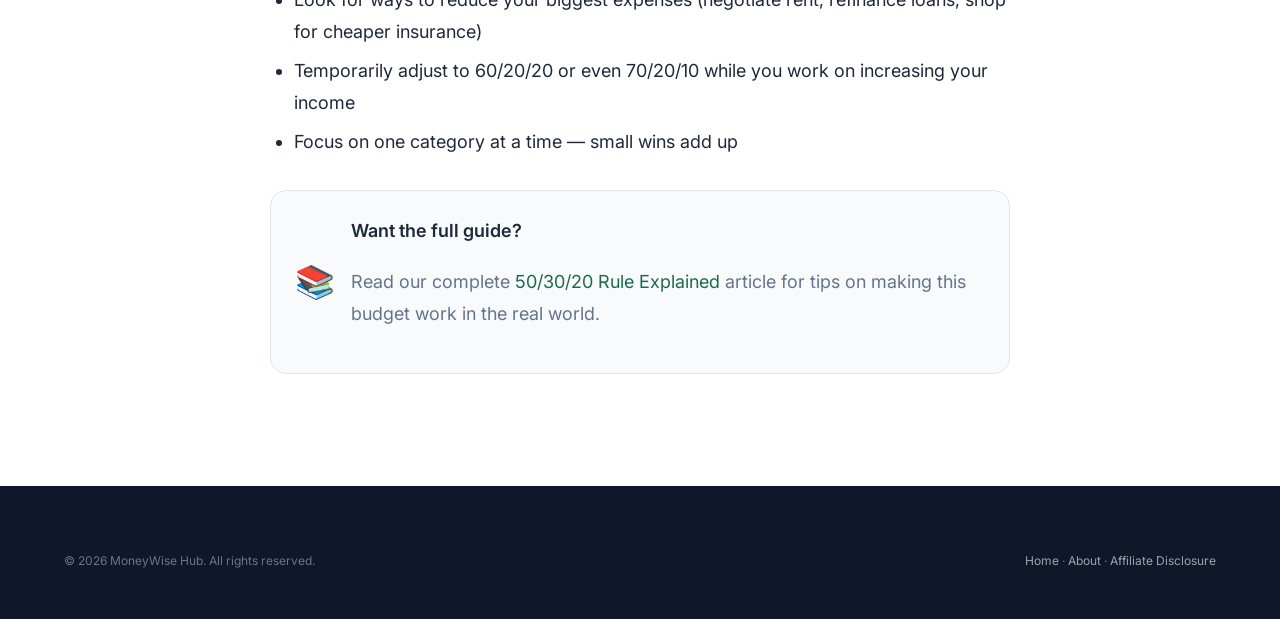
<file: tools/budget-calculator.html>
<!DOCTYPE html>
<html lang="en">

<head>
  <meta charset="UTF-8">
  <meta name="viewport" content="width=device-width, initial-scale=1.0">
  <title>Free 50/30/20 Budget Calculator — MoneyWise Hub</title>
  <meta name="description"
    content="Free 50/30/20 budget calculator. Enter your monthly income and instantly see how to split it between needs, wants, and savings. No signup required.">
  <meta property="og:title" content="Free 50/30/20 Budget Calculator — MoneyWise Hub">
  <meta property="og:description"
    content="Enter your income and get a clear budget breakdown in seconds. Based on the proven 50/30/20 rule.">
  <meta property="og:type" content="website">
  <link rel="canonical" href="https://moneywise-hub.github.io/tools/budget-calculator.html">
  <link rel="preconnect" href="https://fonts.googleapis.com">
  <link rel="preconnect" href="https://fonts.gstatic.com" crossorigin>
  <link href="https://fonts.googleapis.com/css2?family=Inter:wght@400;500;600;700;800&display=swap" rel="stylesheet">
  <link rel="stylesheet" href="../css/style.css">
  <script type="application/ld+json">
  {
    "@context": "https://schema.org",
    "@type": "WebApplication",
    "name": "50/30/20 Budget Calculator",
    "url": "https://kative.github.io/moneywise-hub/tools/budget-calculator.html",
    "description": "Free online 50/30/20 budget calculator. Enter your monthly income and get an instant breakdown of needs, wants, and savings.",
    "applicationCategory": "FinanceApplication",
    "operatingSystem": "Any",
    "offers": { "@type": "Offer", "price": "0", "priceCurrency": "USD" }
  }
  </script>
</head>

<body>
  <a href="/moneywise-hub/#main" class="sr-only">Skip to main content</a>

  <nav class="nav" id="navbar">
    <div class="nav__inner">
      <a href="/moneywise-hub" class="nav__logo">
        <div class="nav__logo-icon">💰</div>
        <div class="nav__logo-text">MoneyWise<span>Hub</span></div>
      </a>
      <ul class="nav__links" id="nav-links">
        <li><a href="/moneywise-hub/#tools" class="nav__link active">Free Tools</a></li>
        <li><a href="/moneywise-hub/#guides" class="nav__link">Guides</a></li>
        <li><a href="/moneywise-hub/#reviews" class="nav__link">App Reviews</a></li>
        <li><a href="/moneywise-hub/about.html" class="nav__link">About</a></li>
        <li><a href="/moneywise-hub/#newsletter" class="nav__cta">Get Free Tips →</a></li>
      </ul>
      <button class="nav__toggle" id="nav-toggle" aria-label="Toggle menu" aria-expanded="false">
        <span></span><span></span><span></span>
      </button>
    </div>
  </nav>

  <main id="main">
    <section class="article-page">
      <div class="container container--narrow">
        <div class="article-page__header">
          <span class="article-page__tag">Free Tool</span>
          <h1 class="article-page__title">50/30/20 Budget Calculator</h1>
          <p style="color: var(--color-text-secondary); font-size: var(--text-lg); margin-top: var(--space-2);">
            Enter your monthly take-home pay and see exactly how to split your money between needs, wants, and savings.
          </p>
        </div>

        <!-- Calculator -->
        <div class="calculator" id="budget-calculator">
          <div class="calculator__form">
            <div class="form-group">
              <label for="monthly-income">Monthly Take-Home Pay (After Tax)</label>
              <div class="input-group">
                <span class="input-group__prefix">$</span>
                <input type="number" id="monthly-income" class="form-input form-input--currency" placeholder="3,500"
                  min="0" step="100" aria-describedby="income-help">
              </div>
              <span class="form-group__help" id="income-help">Enter the amount you actually receive in your bank account
                each month.</span>
            </div>

            <button type="button" class="btn btn--primary" id="calculate-budget"
              style="width: 100%; margin-top: var(--space-2);">
              Calculate My Budget →
            </button>
          </div>

          <!-- Results -->
          <div class="calculator__results" id="budget-results">
            <h3 style="text-align: center; margin-bottom: var(--space-6); font-size: var(--text-xl);">Your 50/30/20
              Budget Breakdown</h3>

            <!-- Visual Bar -->
            <div class="budget-bar" id="budget-bar" role="img" aria-label="Budget breakdown bar chart">
              <div class="budget-bar__segment budget-bar__segment--needs" id="bar-needs" style="width: 50%;">50%</div>
              <div class="budget-bar__segment budget-bar__segment--wants" id="bar-wants" style="width: 30%;">30%</div>
              <div class="budget-bar__segment budget-bar__segment--savings" id="bar-savings" style="width: 20%;">20%
              </div>
            </div>

            <div class="results-grid">
              <div class="result-item result-item--needs">
                <div class="result-item__label">🏠 Needs (50%)</div>
                <div class="result-item__value" id="result-needs">$0</div>
                <p style="font-size: 0.75rem; color: var(--color-text-muted); margin-top: 4px; margin-bottom: 0;">Rent,
                  groceries, utilities, insurance, minimum debt payments</p>
              </div>
              <div class="result-item result-item--wants">
                <div class="result-item__label">🎮 Wants (30%)</div>
                <div class="result-item__value" id="result-wants">$0</div>
                <p style="font-size: 0.75rem; color: var(--color-text-muted); margin-top: 4px; margin-bottom: 0;">Dining
                  out, entertainment, shopping, subscriptions, hobbies</p>
              </div>
              <div class="result-item result-item--savings">
                <div class="result-item__label">💰 Savings (20%)</div>
                <div class="result-item__value" id="result-savings">$0</div>
                <p style="font-size: 0.75rem; color: var(--color-text-muted); margin-top: 4px; margin-bottom: 0;">
                  Emergency fund, retirement, extra debt payments, investments</p>
              </div>
            </div>

            <!-- Annual projection -->
            <div
              style="background: var(--color-surface); border-radius: var(--radius-lg); padding: var(--space-5); margin-top: var(--space-6); text-align: center;">
              <p style="font-size: var(--text-sm); color: var(--color-text-secondary); margin-bottom: var(--space-1);">
                💡 At this rate, you'll save</p>
              <p style="font-size: var(--text-3xl); font-weight: 800; color: var(--color-primary); margin-bottom: var(--space-1);"
                id="result-annual-savings">$0</p>
              <p style="font-size: var(--text-sm); color: var(--color-text-muted); margin-bottom: 0;">per year in
                savings alone!</p>
            </div>

            <!-- Affiliate CTA -->
            <div class="affiliate-cta" style="margin-top: var(--space-8);">
              <h4 class="affiliate-cta__title">📱 Want to automate your budget?</h4>
              <p class="affiliate-cta__text">YNAB makes the 50/30/20 rule effortless. It automatically tracks your
                spending and tells you exactly where every dollar should go.</p>
              <a href="../articles/best-apps/best-free-budgeting-apps-2026.html" class="btn btn--primary"
                id="affiliate-ynab-calc">Compare Budgeting Apps →</a>
            </div>
          </div>
        </div>

        <!-- Content below calculator -->
        <div class="article-page__content" style="margin-top: var(--space-12);">
          <h2>What Is the 50/30/20 Rule?</h2>
          <p>The 50/30/20 rule is the simplest budgeting framework that actually works. Popularized by Senator Elizabeth
            Warren in her book <em>All Your Worth</em>, it divides your after-tax income into three categories:</p>

          <ul>
            <li><strong>50% for Needs</strong> — Essential expenses you can't avoid: rent/mortgage, groceries,
              utilities, insurance, minimum debt payments, transportation.</li>
            <li><strong>30% for Wants</strong> — Non-essential spending that makes life enjoyable: dining out,
              entertainment, shopping, subscriptions, hobbies, vacations.</li>
            <li><strong>20% for Savings</strong> — Paying your future self: emergency fund, retirement contributions,
              extra debt payments, investments.</li>
          </ul>

          <h2>How to Use This Calculator</h2>
          <ol>
            <li><strong>Find your take-home pay</strong> — This is the amount deposited into your bank account after
              taxes, benefits, and deductions. Check your latest pay stub.</li>
            <li><strong>Enter the number above</strong> — If you get paid biweekly, multiply one paycheck by 2. If
              weekly, multiply by 4.</li>
            <li><strong>Review your breakdown</strong> — The calculator shows exactly how much to allocate to each
              category.</li>
            <li><strong>Adjust as needed</strong> — The 50/30/20 split is a starting point. If your rent takes 60% of
              your income, adjust the other categories accordingly.</li>
          </ol>

          <h2>What If My Needs Exceed 50%?</h2>
          <p>If you're spending more than 50% on needs, you're not alone — especially in high cost-of-living areas.
            Here's what to do:</p>
          <ul>
            <li>Look for ways to reduce your biggest expenses (negotiate rent, refinance loans, shop for cheaper
              insurance)</li>
            <li>Temporarily adjust to 60/20/20 or even 70/20/10 while you work on increasing your income</li>
            <li>Focus on one category at a time — small wins add up</li>
          </ul>

          <!-- Internal links -->
          <div class="newsletter-inline" style="margin: var(--space-8) 0;">
            <div class="newsletter-inline__icon">📚</div>
            <div class="newsletter-inline__text">
              <p class="newsletter-inline__title">Want the full guide?</p>
              <p class="newsletter-inline__desc">Read our complete <a
                  href="../articles/saving-money/50-30-20-rule-explained.html">50/30/20 Rule Explained</a> article for
                tips on making this budget work in the real world.</p>
            </div>
          </div>
        </div>
      </div>
    </section>
  </main>

  <footer class="footer">
    <div class="container">
      <div class="footer__bottom" style="border-top: none; padding-top: 0;">
        <p>© 2026 MoneyWise Hub. All rights reserved.</p>
        <p><a href="/moneywise-hub" style="color: rgba(255,255,255,0.6);">Home</a> · <a href="/moneywise-hub/about.html"
            style="color: rgba(255,255,255,0.6);">About</a> · <a href="/moneywise-hub/disclaimer.html"
            style="color: rgba(255,255,255,0.6);">Affiliate Disclosure</a></p>
      </div>
    </div>
  </footer>

  <script src="../js/main.js"></script>
  <script src="../js/calculators.js"></script>
</body>

</html>
</file>
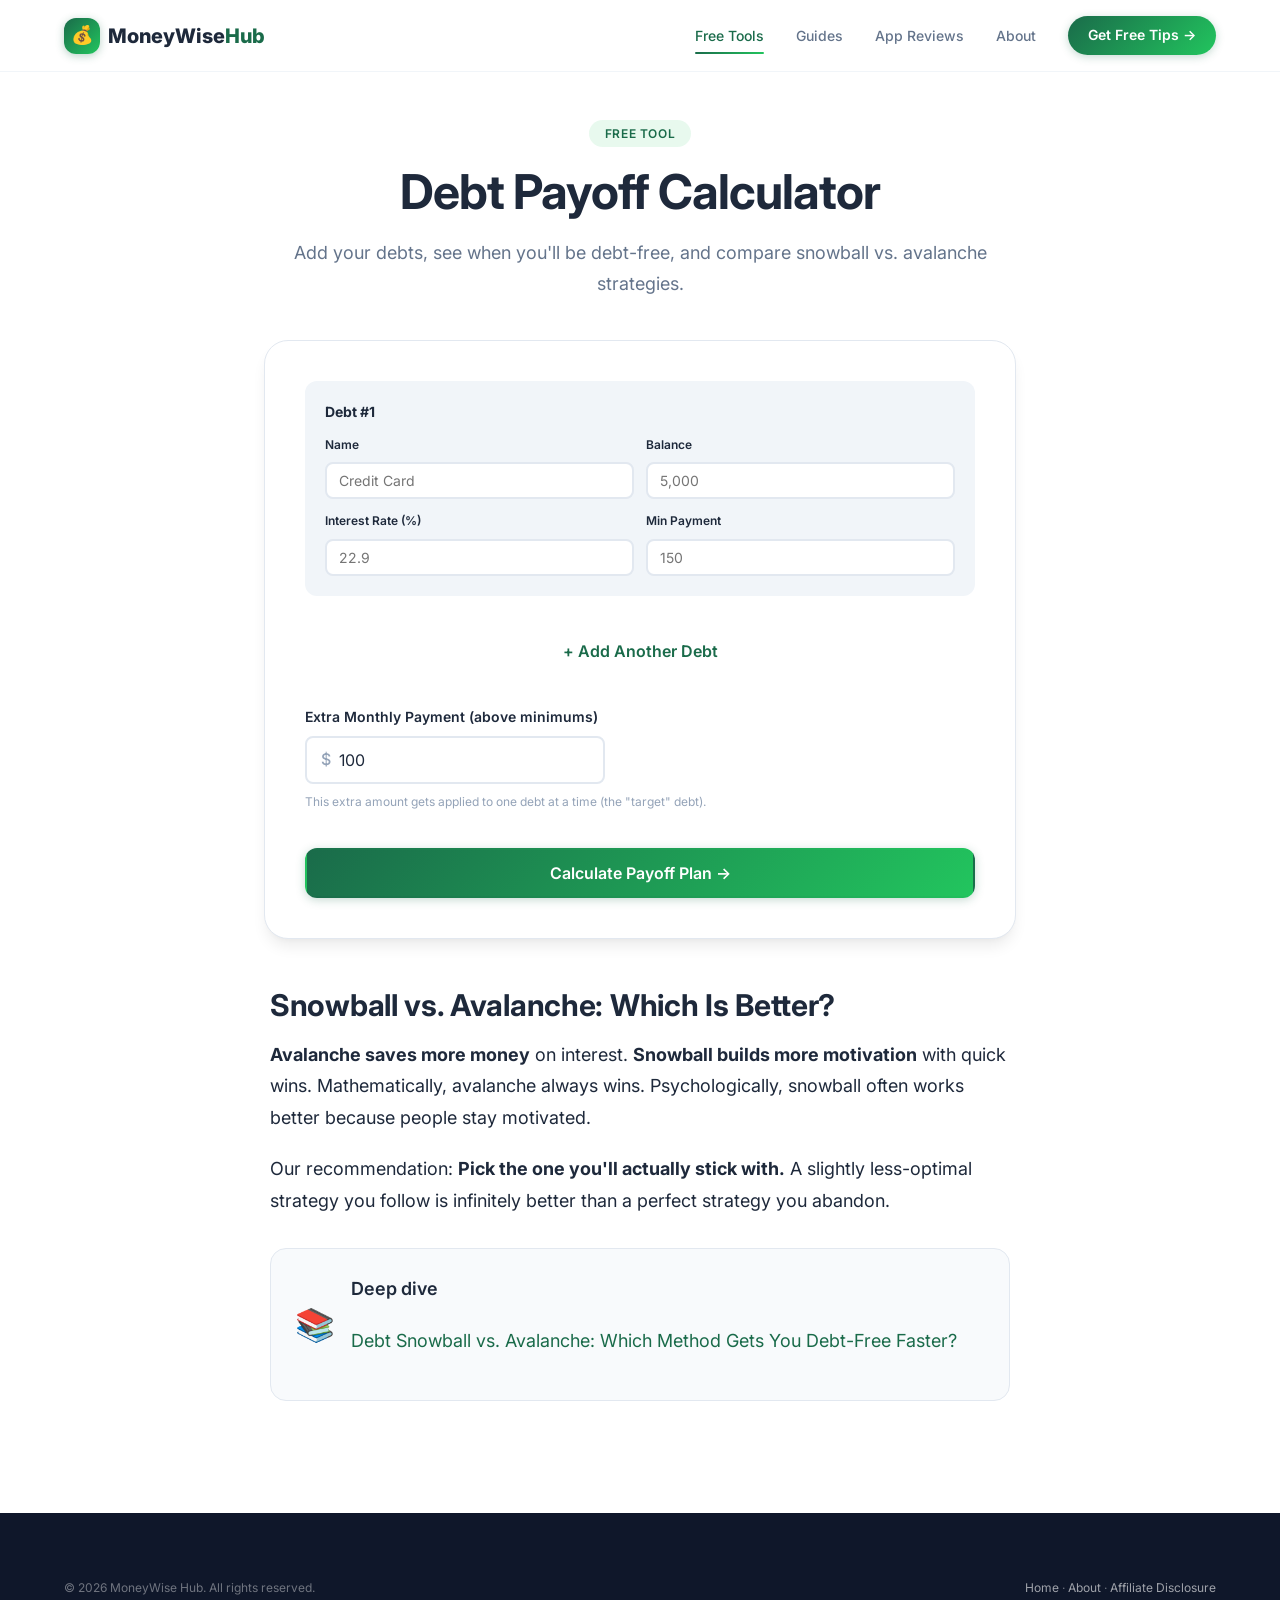
<file: tools/debt-payoff-calculator.html>
<!DOCTYPE html>
<html lang="en">

<head>
  <meta charset="UTF-8">
  <meta name="viewport" content="width=device-width, initial-scale=1.0">
  <title>Free Debt Payoff Calculator — Snowball vs Avalanche — MoneyWise Hub</title>
  <meta name="description"
    content="Free debt payoff calculator. Compare the debt snowball vs avalanche method. See when you'll be debt-free and how much interest you'll save.">
  <meta property="og:title" content="Free Debt Payoff Calculator — MoneyWise Hub">
  <meta property="og:description"
    content="Compare snowball vs avalanche debt payoff strategies. See your debt-free date instantly.">
  <link rel="canonical" href="https://moneywise-hub.github.io/tools/debt-payoff-calculator.html">
  <link rel="preconnect" href="https://fonts.googleapis.com">
  <link rel="preconnect" href="https://fonts.gstatic.com" crossorigin>
  <link href="https://fonts.googleapis.com/css2?family=Inter:wght@400;500;600;700;800&display=swap" rel="stylesheet">
  <link rel="stylesheet" href="../css/style.css">
  <script type="application/ld+json">
  {
    "@context": "https://schema.org",
    "@type": "WebApplication",
    "name": "Debt Payoff Calculator",
    "url": "https://kative.github.io/moneywise-hub/tools/debt-payoff-calculator.html",
    "description": "Free debt payoff calculator comparing snowball vs avalanche methods. See your debt-free date and total interest paid.",
    "applicationCategory": "FinanceApplication",
    "operatingSystem": "Any",
    "offers": { "@type": "Offer", "price": "0", "priceCurrency": "USD" }
  }
  </script>
</head>

<body>
  <a href="/moneywise-hub/#main" class="sr-only">Skip to main content</a>
  <nav class="nav" id="navbar">
    <div class="nav__inner">
      <a href="/moneywise-hub" class="nav__logo">
        <div class="nav__logo-icon">💰</div>
        <div class="nav__logo-text">MoneyWise<span>Hub</span></div>
      </a>
      <ul class="nav__links" id="nav-links">
        <li><a href="/moneywise-hub/#tools" class="nav__link active">Free Tools</a></li>
        <li><a href="/moneywise-hub/#guides" class="nav__link">Guides</a></li>
        <li><a href="/moneywise-hub/#reviews" class="nav__link">App Reviews</a></li>
        <li><a href="/moneywise-hub/about.html" class="nav__link">About</a></li>
        <li><a href="/moneywise-hub/#newsletter" class="nav__cta">Get Free Tips →</a></li>
      </ul>
      <button class="nav__toggle" id="nav-toggle" aria-label="Toggle menu"
        aria-expanded="false"><span></span><span></span><span></span></button>
    </div>
  </nav>

  <main id="main">
    <section class="article-page">
      <div class="container container--narrow">
        <div class="article-page__header">
          <span class="article-page__tag">Free Tool</span>
          <h1 class="article-page__title">Debt Payoff Calculator</h1>
          <p style="color: var(--color-text-secondary); font-size: var(--text-lg); margin-top: var(--space-2);">
            Add your debts, see when you'll be debt-free, and compare snowball vs. avalanche strategies.
          </p>
        </div>

        <div class="calculator" id="debt-calculator">
          <div class="calculator__form">
            <div id="debts-container">
              <div class="debt-entry" data-index="0"
                style="background: var(--color-surface); border-radius: var(--radius-lg); padding: var(--space-5); margin-bottom: var(--space-4);">
                <div
                  style="display: flex; justify-content: space-between; align-items: center; margin-bottom: var(--space-3);">
                  <strong style="font-size: var(--text-sm);">Debt #1</strong>
                </div>
                <div style="display: grid; grid-template-columns: 1fr 1fr; gap: var(--space-3);">
                  <div class="form-group">
                    <label style="font-size: var(--text-xs);">Name</label>
                    <input type="text" class="form-input debt-name" placeholder="Credit Card"
                      style="font-size: var(--text-sm); padding: var(--space-2) var(--space-3);">
                  </div>
                  <div class="form-group">
                    <label style="font-size: var(--text-xs);">Balance</label>
                    <input type="number" class="form-input debt-balance" placeholder="5,000" min="0"
                      style="font-size: var(--text-sm); padding: var(--space-2) var(--space-3);">
                  </div>
                  <div class="form-group">
                    <label style="font-size: var(--text-xs);">Interest Rate (%)</label>
                    <input type="number" class="form-input debt-rate" placeholder="22.9" min="0" max="100" step="0.1"
                      style="font-size: var(--text-sm); padding: var(--space-2) var(--space-3);">
                  </div>
                  <div class="form-group">
                    <label style="font-size: var(--text-xs);">Min Payment</label>
                    <input type="number" class="form-input debt-min-payment" placeholder="150" min="0"
                      style="font-size: var(--text-sm); padding: var(--space-2) var(--space-3);">
                  </div>
                </div>
              </div>
            </div>

            <button type="button" class="btn btn--ghost" id="add-debt"
              style="width: 100%; margin-bottom: var(--space-4);">
              + Add Another Debt
            </button>

            <div class="form-group" style="margin-bottom: var(--space-4);">
              <label for="extra-payment">Extra Monthly Payment (above minimums)</label>
              <div class="input-group">
                <span class="input-group__prefix">$</span>
                <input type="number" id="extra-payment" class="form-input form-input--currency" placeholder="200"
                  min="0" step="25" value="100">
              </div>
              <span class="form-group__help">This extra amount gets applied to one debt at a time (the "target"
                debt).</span>
            </div>

            <button type="button" class="btn btn--primary" id="calculate-debt" style="width: 100%;">
              Calculate Payoff Plan →
            </button>
          </div>

          <div class="calculator__results" id="debt-results">
            <h3 style="text-align: center; margin-bottom: var(--space-6); font-size: var(--text-xl);">Your Debt Payoff
              Comparison</h3>

            <div style="display: grid; grid-template-columns: 1fr 1fr; gap: var(--space-4);">
              <!-- Snowball -->
              <div
                style="background: var(--color-surface); border-radius: var(--radius-lg); padding: var(--space-5); text-align: center; border: 2px solid transparent;"
                id="snowball-card">
                <p
                  style="font-size: var(--text-sm); font-weight: 700; color: var(--color-secondary-light); margin-bottom: var(--space-2);">
                  ⛄ SNOWBALL</p>
                <p style="font-size: var(--text-xs); color: var(--color-text-muted); margin-bottom: var(--space-4);">Pay
                  smallest balance first</p>
                <p
                  style="font-size: var(--text-sm); color: var(--color-text-secondary); margin-bottom: var(--space-1);">
                  Debt-Free In</p>
                <p style="font-size: var(--text-2xl); font-weight: 800; margin-bottom: var(--space-3);"
                  id="snowball-months">— months</p>
                <p
                  style="font-size: var(--text-sm); color: var(--color-text-secondary); margin-bottom: var(--space-1);">
                  Total Interest</p>
                <p style="font-size: var(--text-xl); font-weight: 700; color: var(--color-danger);"
                  id="snowball-interest">$0</p>
              </div>

              <!-- Avalanche -->
              <div
                style="background: var(--color-surface); border-radius: var(--radius-lg); padding: var(--space-5); text-align: center; border: 2px solid transparent;"
                id="avalanche-card">
                <p
                  style="font-size: var(--text-sm); font-weight: 700; color: var(--color-primary-light); margin-bottom: var(--space-2);">
                  🏔️ AVALANCHE</p>
                <p style="font-size: var(--text-xs); color: var(--color-text-muted); margin-bottom: var(--space-4);">Pay
                  highest interest first</p>
                <p
                  style="font-size: var(--text-sm); color: var(--color-text-secondary); margin-bottom: var(--space-1);">
                  Debt-Free In</p>
                <p style="font-size: var(--text-2xl); font-weight: 800; margin-bottom: var(--space-3);"
                  id="avalanche-months">— months</p>
                <p
                  style="font-size: var(--text-sm); color: var(--color-text-secondary); margin-bottom: var(--space-1);">
                  Total Interest</p>
                <p style="font-size: var(--text-xl); font-weight: 700; color: var(--color-danger);"
                  id="avalanche-interest">$0</p>
              </div>
            </div>

            <div id="savings-comparison"
              style="background: rgba(34, 197, 94, 0.05); border: 1px solid rgba(34, 197, 94, 0.2); border-radius: var(--radius-lg); padding: var(--space-5); margin-top: var(--space-6); text-align: center;">
              <p style="font-size: var(--text-sm); color: var(--color-text-secondary); margin-bottom: var(--space-1);">
                💡 The avalanche method saves you</p>
              <p style="font-size: var(--text-3xl); font-weight: 800; color: var(--color-primary); margin-bottom: 0;"
                id="interest-saved">$0</p>
              <p style="font-size: var(--text-sm); color: var(--color-text-muted); margin-bottom: 0;">in interest
                payments</p>
            </div>

            <div class="affiliate-cta" style="margin-top: var(--space-8);">
              <h4 class="affiliate-cta__title">💡 Automate your debt payoff</h4>
              <p class="affiliate-cta__text">Apps like YNAB and SoFi can automatically apply your debt payoff strategy
                and track your progress.</p>
              <a href="../articles/debt-freedom/debt-snowball-vs-avalanche.html" class="btn btn--primary"
                id="affiliate-debt-guide">Read the Full Debt Guide →</a>
            </div>
          </div>
        </div>

        <div class="article-page__content" style="margin-top: var(--space-12);">
          <h2>Snowball vs. Avalanche: Which Is Better?</h2>
          <p><strong>Avalanche saves more money</strong> on interest. <strong>Snowball builds more motivation</strong>
            with quick wins. Mathematically, avalanche always wins. Psychologically, snowball often works better because
            people stay motivated.</p>

          <p>Our recommendation: <strong>Pick the one you'll actually stick with.</strong> A slightly less-optimal
            strategy you follow is infinitely better than a perfect strategy you abandon.</p>

          <div class="newsletter-inline" style="margin: var(--space-8) 0;">
            <div class="newsletter-inline__icon">📚</div>
            <div class="newsletter-inline__text">
              <p class="newsletter-inline__title">Deep dive</p>
              <p class="newsletter-inline__desc"><a href="../articles/debt-freedom/debt-snowball-vs-avalanche.html">Debt
                  Snowball vs. Avalanche: Which Method Gets You Debt-Free Faster?</a></p>
            </div>
          </div>
        </div>
      </div>
    </section>
  </main>

  <footer class="footer">
    <div class="container">
      <div class="footer__bottom" style="border-top: none; padding-top: 0;">
        <p>© 2026 MoneyWise Hub. All rights reserved.</p>
        <p><a href="/moneywise-hub" style="color: rgba(255,255,255,0.6);">Home</a> · <a href="/moneywise-hub/about.html"
            style="color: rgba(255,255,255,0.6);">About</a> · <a href="/moneywise-hub/disclaimer.html"
            style="color: rgba(255,255,255,0.6);">Affiliate Disclosure</a></p>
      </div>
    </div>
  </footer>

  <script src="../js/main.js"></script>
  <script src="../js/calculators.js"></script>
</body>

</html>
</file>
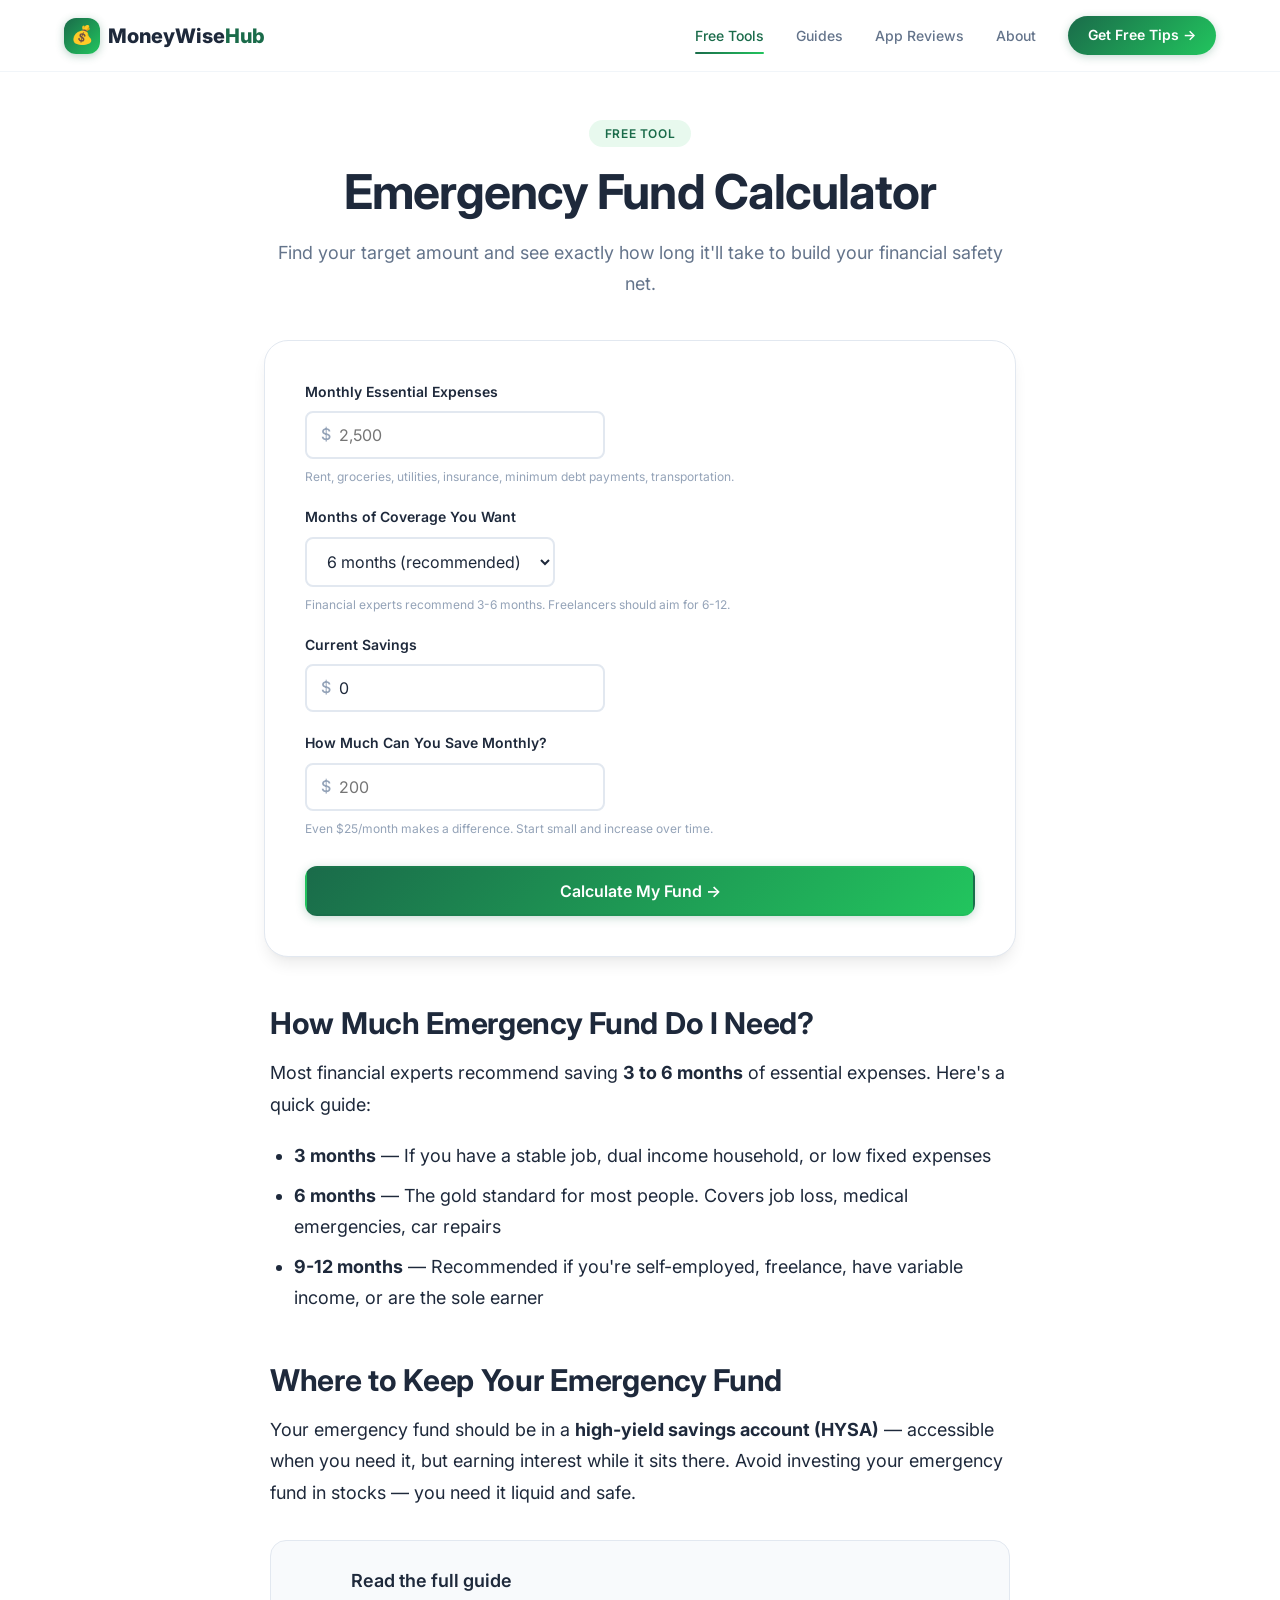
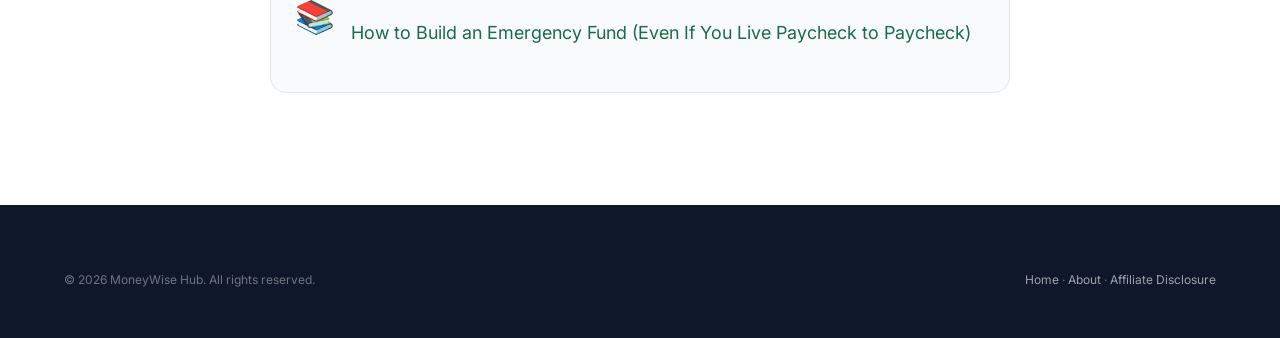
<file: tools/savings-calculator.html>
<!DOCTYPE html>
<html lang="en">

<head>
  <meta charset="UTF-8">
  <meta name="viewport" content="width=device-width, initial-scale=1.0">
  <title>Free Emergency Fund Calculator — MoneyWise Hub</title>
  <meta name="description"
    content="Free emergency fund calculator. Find out exactly how much you need saved and how long it will take to build your safety net. No signup required.">
  <meta property="og:title" content="Free Emergency Fund Calculator — MoneyWise Hub">
  <meta property="og:description" content="Calculate your emergency fund target and see how fast you can reach it.">
  <link rel="canonical" href="https://moneywise-hub.github.io/tools/savings-calculator.html">
  <link rel="preconnect" href="https://fonts.googleapis.com">
  <link rel="preconnect" href="https://fonts.gstatic.com" crossorigin>
  <link href="https://fonts.googleapis.com/css2?family=Inter:wght@400;500;600;700;800&display=swap" rel="stylesheet">
  <link rel="stylesheet" href="../css/style.css">
  <script type="application/ld+json">
  {
    "@context": "https://schema.org",
    "@type": "WebApplication",
    "name": "Emergency Fund Calculator",
    "url": "https://kative.github.io/moneywise-hub/tools/savings-calculator.html",
    "description": "Free emergency fund calculator. Find your target amount and see how long it takes to build your financial safety net.",
    "applicationCategory": "FinanceApplication",
    "operatingSystem": "Any",
    "offers": { "@type": "Offer", "price": "0", "priceCurrency": "USD" }
  }
  </script>
</head>

<body>
  <a href="/moneywise-hub/#main" class="sr-only">Skip to main content</a>
  <nav class="nav" id="navbar">
    <div class="nav__inner">
      <a href="/moneywise-hub" class="nav__logo">
        <div class="nav__logo-icon">💰</div>
        <div class="nav__logo-text">MoneyWise<span>Hub</span></div>
      </a>
      <ul class="nav__links" id="nav-links">
        <li><a href="/moneywise-hub/#tools" class="nav__link active">Free Tools</a></li>
        <li><a href="/moneywise-hub/#guides" class="nav__link">Guides</a></li>
        <li><a href="/moneywise-hub/#reviews" class="nav__link">App Reviews</a></li>
        <li><a href="/moneywise-hub/about.html" class="nav__link">About</a></li>
        <li><a href="/moneywise-hub/#newsletter" class="nav__cta">Get Free Tips →</a></li>
      </ul>
      <button class="nav__toggle" id="nav-toggle" aria-label="Toggle menu"
        aria-expanded="false"><span></span><span></span><span></span></button>
    </div>
  </nav>

  <main id="main">
    <section class="article-page">
      <div class="container container--narrow">
        <div class="article-page__header">
          <span class="article-page__tag">Free Tool</span>
          <h1 class="article-page__title">Emergency Fund Calculator</h1>
          <p style="color: var(--color-text-secondary); font-size: var(--text-lg); margin-top: var(--space-2);">
            Find your target amount and see exactly how long it'll take to build your financial safety net.
          </p>
        </div>

        <div class="calculator" id="savings-calculator">
          <div class="calculator__form">
            <div class="form-group">
              <label for="monthly-expenses">Monthly Essential Expenses</label>
              <div class="input-group">
                <span class="input-group__prefix">$</span>
                <input type="number" id="monthly-expenses" class="form-input form-input--currency" placeholder="2,500"
                  min="0" step="100">
              </div>
              <span class="form-group__help">Rent, groceries, utilities, insurance, minimum debt payments,
                transportation.</span>
            </div>

            <div class="form-group">
              <label for="months-coverage">Months of Coverage You Want</label>
              <div class="input-group">
                <select id="months-coverage" class="form-input" style="cursor: pointer;">
                  <option value="3">3 months (starter)</option>
                  <option value="6" selected>6 months (recommended)</option>
                  <option value="9">9 months (comfortable)</option>
                  <option value="12">12 months (ultra-safe)</option>
                </select>
              </div>
              <span class="form-group__help">Financial experts recommend 3-6 months. Freelancers should aim for
                6-12.</span>
            </div>

            <div class="form-group">
              <label for="current-savings">Current Savings</label>
              <div class="input-group">
                <span class="input-group__prefix">$</span>
                <input type="number" id="current-savings" class="form-input form-input--currency" placeholder="500"
                  min="0" step="50" value="0">
              </div>
            </div>

            <div class="form-group">
              <label for="monthly-contribution">How Much Can You Save Monthly?</label>
              <div class="input-group">
                <span class="input-group__prefix">$</span>
                <input type="number" id="monthly-contribution" class="form-input form-input--currency" placeholder="200"
                  min="0" step="25">
              </div>
              <span class="form-group__help">Even $25/month makes a difference. Start small and increase over
                time.</span>
            </div>

            <button type="button" class="btn btn--primary" id="calculate-savings"
              style="width: 100%; margin-top: var(--space-2);">
              Calculate My Fund →
            </button>
          </div>

          <div class="calculator__results" id="savings-results">
            <h3 style="text-align: center; margin-bottom: var(--space-6); font-size: var(--text-xl);">Your Emergency
              Fund Plan</h3>

            <div class="results-grid">
              <div class="result-item">
                <div class="result-item__label">🎯 Target Amount</div>
                <div class="result-item__value" id="result-target" style="color: var(--color-secondary-light);">$0</div>
              </div>
              <div class="result-item">
                <div class="result-item__label">📊 Still Need</div>
                <div class="result-item__value" id="result-remaining" style="color: var(--color-accent);">$0</div>
              </div>
              <div class="result-item">
                <div class="result-item__label">📅 Months to Goal</div>
                <div class="result-item__value" id="result-months" style="color: var(--color-primary-light);">0</div>
              </div>
            </div>

            <!-- Progress bar -->
            <div style="margin-top: var(--space-6);">
              <div
                style="display: flex; justify-content: space-between; font-size: var(--text-sm); margin-bottom: var(--space-2);">
                <span style="font-weight: 600;">Progress</span>
                <span id="result-percent" style="color: var(--color-primary); font-weight: 700;">0%</span>
              </div>
              <div
                style="width: 100%; height: 12px; background: var(--color-surface); border-radius: var(--radius-full); overflow: hidden;">
                <div id="progress-bar"
                  style="height: 100%; background: var(--color-primary-gradient); border-radius: var(--radius-full); transition: width 0.6s ease; width: 0%;">
                </div>
              </div>
            </div>

            <div
              style="background: var(--color-surface); border-radius: var(--radius-lg); padding: var(--space-5); margin-top: var(--space-6); text-align: center;">
              <p style="font-size: var(--text-sm); color: var(--color-text-secondary); margin-bottom: var(--space-1);">
                📅 You'll reach your goal by</p>
              <p style="font-size: var(--text-2xl); font-weight: 800; color: var(--color-primary); margin-bottom: 0;"
                id="result-date">—</p>
            </div>

            <div class="affiliate-cta" style="margin-top: var(--space-8);">
              <h4 class="affiliate-cta__title">🏦 Grow your savings faster</h4>
              <p class="affiliate-cta__text">A high-yield savings account earns 10-20x more interest than a regular
                account. SoFi offers 4.5% APY with no minimum balance.</p>
              <a href="../articles/best-apps/sofi-review.html" class="btn btn--primary"
                id="affiliate-sofi-savings">Compare Savings Accounts →</a>
            </div>
          </div>
        </div>

        <div class="article-page__content" style="margin-top: var(--space-12);">
          <h2>How Much Emergency Fund Do I Need?</h2>
          <p>Most financial experts recommend saving <strong>3 to 6 months</strong> of essential expenses. Here's a
            quick guide:</p>
          <ul>
            <li><strong>3 months</strong> — If you have a stable job, dual income household, or low fixed expenses</li>
            <li><strong>6 months</strong> — The gold standard for most people. Covers job loss, medical emergencies, car
              repairs</li>
            <li><strong>9-12 months</strong> — Recommended if you're self-employed, freelance, have variable income, or
              are the sole earner</li>
          </ul>

          <h2>Where to Keep Your Emergency Fund</h2>
          <p>Your emergency fund should be in a <strong>high-yield savings account (HYSA)</strong> — accessible when you
            need it, but earning interest while it sits there. Avoid investing your emergency fund in stocks — you need
            it liquid and safe.</p>

          <div class="newsletter-inline" style="margin: var(--space-8) 0;">
            <div class="newsletter-inline__icon">📚</div>
            <div class="newsletter-inline__text">
              <p class="newsletter-inline__title">Read the full guide</p>
              <p class="newsletter-inline__desc"><a href="../articles/saving-money/how-to-build-emergency-fund.html">How
                  to Build an Emergency Fund (Even If You Live Paycheck to Paycheck)</a></p>
            </div>
          </div>
        </div>
      </div>
    </section>
  </main>

  <footer class="footer">
    <div class="container">
      <div class="footer__bottom" style="border-top: none; padding-top: 0;">
        <p>© 2026 MoneyWise Hub. All rights reserved.</p>
        <p><a href="/moneywise-hub" style="color: rgba(255,255,255,0.6);">Home</a> · <a href="/moneywise-hub/about.html"
            style="color: rgba(255,255,255,0.6);">About</a> · <a href="/moneywise-hub/disclaimer.html"
            style="color: rgba(255,255,255,0.6);">Affiliate Disclosure</a></p>
      </div>
    </div>
  </footer>

  <script src="../js/main.js"></script>
  <script src="../js/calculators.js"></script>
</body>

</html>
</file>
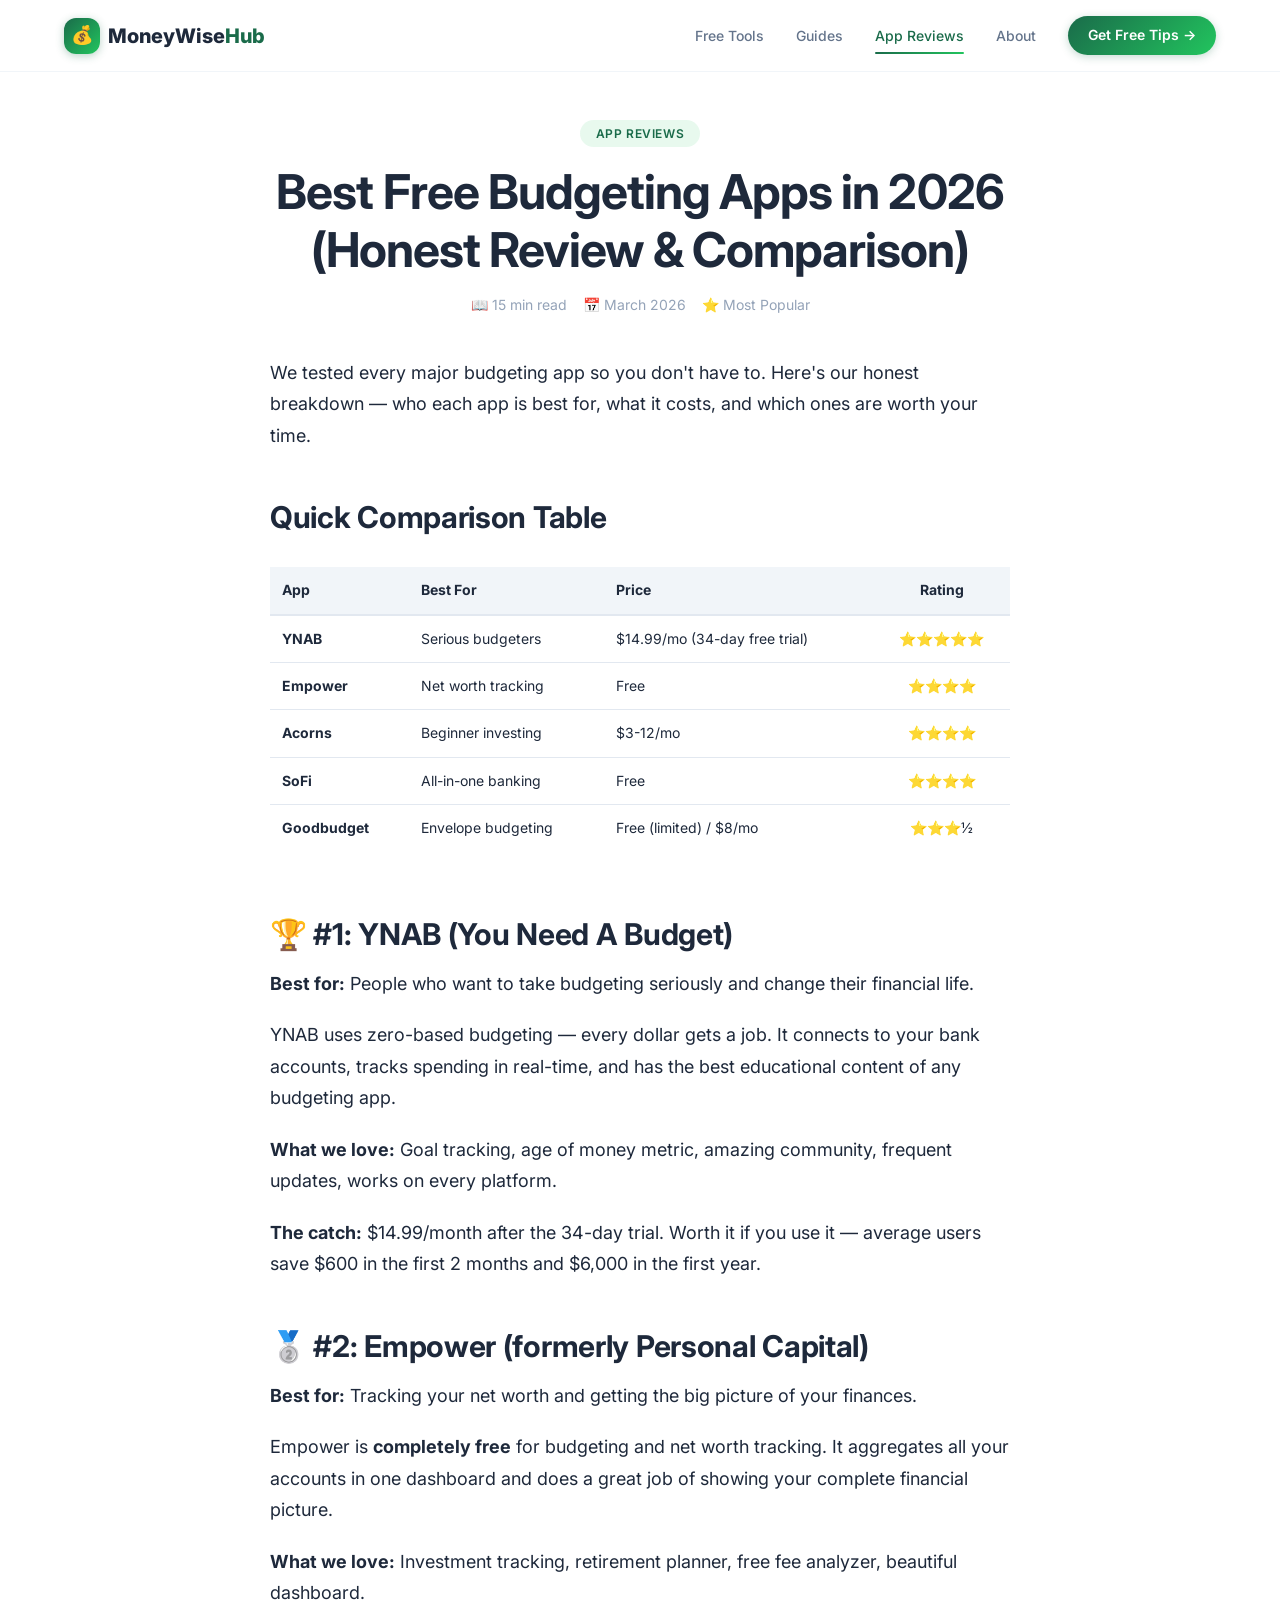
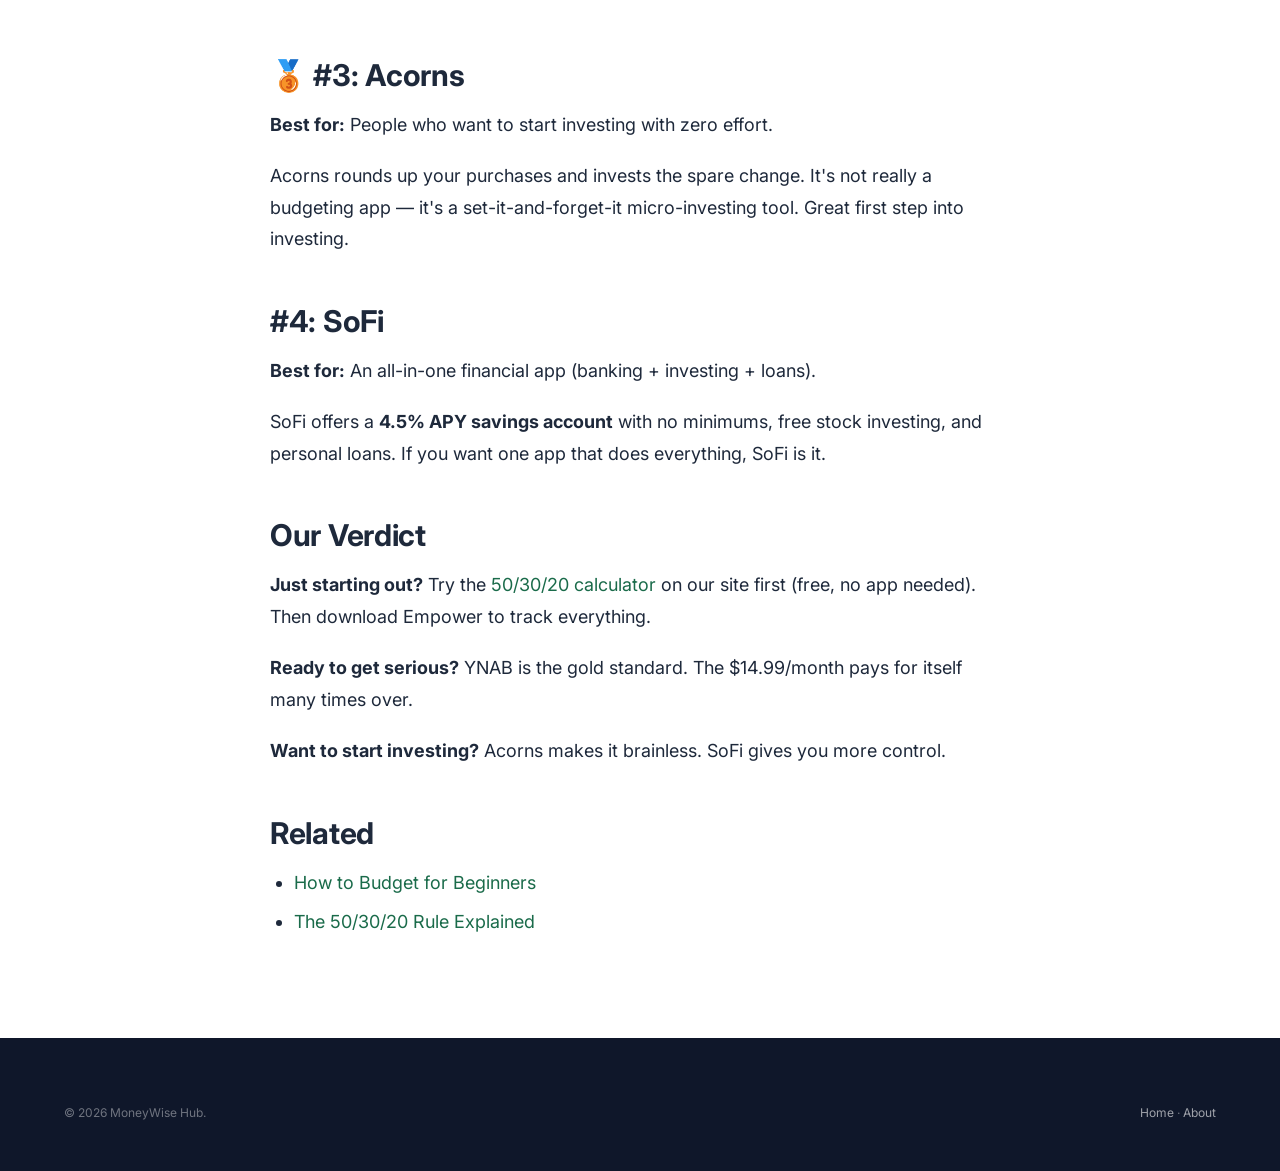
<file: articles/best-apps/best-free-budgeting-apps-2026.html>
<!DOCTYPE html>
<html lang="en">

<head>
  <meta charset="UTF-8">
  <meta name="viewport" content="width=device-width, initial-scale=1.0">
  <title>Best Free Budgeting Apps in 2026 (Honest Review) — MoneyWise Hub</title>
  <meta name="description"
    content="We tested every major budgeting app in 2026. Here's our honest comparison of YNAB, Acorns, SoFi, Empower, and more. Find the best free app for you.">
  <link rel="canonical" href="https://moneywise-hub.github.io/articles/best-apps/best-free-budgeting-apps-2026.html">
  <link rel="preconnect" href="https://fonts.googleapis.com">
  <link rel="preconnect" href="https://fonts.gstatic.com" crossorigin>
  <link href="https://fonts.googleapis.com/css2?family=Inter:wght@400;500;600;700;800&display=swap" rel="stylesheet">
  <link rel="stylesheet" href="../../css/style.css">
  <script
    type="application/ld+json">{"@context":"https://schema.org","@type":"Article","headline":"Best Free Budgeting Apps in 2026","author":{"@type":"Organization","name":"MoneyWise Hub"},"datePublished":"2026-03-16","dateModified":"2026-03-16"}</script>
</head>

<body>
  <a href="/moneywise-hub/#main" class="sr-only">Skip to main content</a>
  <nav class="nav" id="navbar">
    <div class="nav__inner"><a href="/moneywise-hub" class="nav__logo">
        <div class="nav__logo-icon">💰</div>
        <div class="nav__logo-text">MoneyWise<span>Hub</span></div>
      </a>
      <ul class="nav__links" id="nav-links">
        <li><a href="/moneywise-hub/#tools" class="nav__link">Free Tools</a></li>
        <li><a href="/moneywise-hub/#guides" class="nav__link">Guides</a></li>
        <li><a href="/moneywise-hub/#reviews" class="nav__link active">App Reviews</a></li>
        <li><a href="/moneywise-hub/about.html" class="nav__link">About</a></li>
        <li><a href="/moneywise-hub/#newsletter" class="nav__cta">Get Free Tips →</a></li>
      </ul><button class="nav__toggle" id="nav-toggle" aria-label="Toggle menu"
        aria-expanded="false"><span></span><span></span><span></span></button>
    </div>
  </nav>

  <main id="main">
    <article class="article-page">
      <div class="container container--narrow">
        <header class="article-page__header">
          <span class="article-page__tag">App Reviews</span>
          <h1 class="article-page__title">Best Free Budgeting Apps in 2026 (Honest Review & Comparison)</h1>
          <div class="article-page__meta"><span>📖 15 min read</span><span>📅 March 2026</span><span>⭐ Most
              Popular</span></div>
        </header>

        <div class="article-page__content">
          <p>We tested every major budgeting app so you don't have to. Here's our honest breakdown — who each app is
            best for, what it costs, and which ones are worth your time.</p>

          <h2>Quick Comparison Table</h2>
          <div style="overflow-x: auto;">
            <table style="width: 100%; border-collapse: collapse; font-size: var(--text-sm); margin: var(--space-4) 0;">
              <thead>
                <tr style="background: var(--color-surface);">
                  <th style="padding: 12px; text-align: left; border-bottom: 2px solid var(--color-border);">App</th>
                  <th style="padding: 12px; text-align: left; border-bottom: 2px solid var(--color-border);">Best For
                  </th>
                  <th style="padding: 12px; text-align: left; border-bottom: 2px solid var(--color-border);">Price</th>
                  <th style="padding: 12px; text-align: center; border-bottom: 2px solid var(--color-border);">Rating
                  </th>
                </tr>
              </thead>
              <tbody>
                <tr>
                  <td style="padding: 12px; border-bottom: 1px solid var(--color-border);"><strong>YNAB</strong></td>
                  <td style="padding: 12px; border-bottom: 1px solid var(--color-border);">Serious budgeters</td>
                  <td style="padding: 12px; border-bottom: 1px solid var(--color-border);">$14.99/mo (34-day free trial)
                  </td>
                  <td style="padding: 12px; text-align: center; border-bottom: 1px solid var(--color-border);">⭐⭐⭐⭐⭐
                  </td>
                </tr>
                <tr>
                  <td style="padding: 12px; border-bottom: 1px solid var(--color-border);"><strong>Empower</strong></td>
                  <td style="padding: 12px; border-bottom: 1px solid var(--color-border);">Net worth tracking</td>
                  <td style="padding: 12px; border-bottom: 1px solid var(--color-border);">Free</td>
                  <td style="padding: 12px; text-align: center; border-bottom: 1px solid var(--color-border);">⭐⭐⭐⭐</td>
                </tr>
                <tr>
                  <td style="padding: 12px; border-bottom: 1px solid var(--color-border);"><strong>Acorns</strong></td>
                  <td style="padding: 12px; border-bottom: 1px solid var(--color-border);">Beginner investing</td>
                  <td style="padding: 12px; border-bottom: 1px solid var(--color-border);">$3-12/mo</td>
                  <td style="padding: 12px; text-align: center; border-bottom: 1px solid var(--color-border);">⭐⭐⭐⭐</td>
                </tr>
                <tr>
                  <td style="padding: 12px; border-bottom: 1px solid var(--color-border);"><strong>SoFi</strong></td>
                  <td style="padding: 12px; border-bottom: 1px solid var(--color-border);">All-in-one banking</td>
                  <td style="padding: 12px; border-bottom: 1px solid var(--color-border);">Free</td>
                  <td style="padding: 12px; text-align: center; border-bottom: 1px solid var(--color-border);">⭐⭐⭐⭐</td>
                </tr>
                <tr>
                  <td style="padding: 12px;"><strong>Goodbudget</strong></td>
                  <td style="padding: 12px;">Envelope budgeting</td>
                  <td style="padding: 12px;">Free (limited) / $8/mo</td>
                  <td style="padding: 12px; text-align: center;">⭐⭐⭐½</td>
                </tr>
              </tbody>
            </table>
          </div>

          <h2>🏆 #1: YNAB (You Need A Budget)</h2>
          <p><strong>Best for:</strong> People who want to take budgeting seriously and change their financial life.</p>
          <p>YNAB uses zero-based budgeting — every dollar gets a job. It connects to your bank accounts, tracks
            spending in real-time, and has the best educational content of any budgeting app.</p>
          <p><strong>What we love:</strong> Goal tracking, age of money metric, amazing community, frequent updates,
            works on every platform.</p>
          <p><strong>The catch:</strong> $14.99/month after the 34-day trial. Worth it if you use it — average users
            save $600 in the first 2 months and $6,000 in the first year.</p>

          <h2>🥈 #2: Empower (formerly Personal Capital)</h2>
          <p><strong>Best for:</strong> Tracking your net worth and getting the big picture of your finances.</p>
          <p>Empower is <strong>completely free</strong> for budgeting and net worth tracking. It aggregates all your
            accounts in one dashboard and does a great job of showing your complete financial picture.</p>
          <p><strong>What we love:</strong> Investment tracking, retirement planner, free fee analyzer, beautiful
            dashboard.</p>

          <h2>🥉 #3: Acorns</h2>
          <p><strong>Best for:</strong> People who want to start investing with zero effort.</p>
          <p>Acorns rounds up your purchases and invests the spare change. It's not really a budgeting app — it's a
            set-it-and-forget-it micro-investing tool. Great first step into investing.</p>

          <h2>#4: SoFi</h2>
          <p><strong>Best for:</strong> An all-in-one financial app (banking + investing + loans).</p>
          <p>SoFi offers a <strong>4.5% APY savings account</strong> with no minimums, free stock investing, and
            personal loans. If you want one app that does everything, SoFi is it.</p>

          <h2>Our Verdict</h2>
          <p><strong>Just starting out?</strong> Try the <a href="../../tools/budget-calculator.html">50/30/20
              calculator</a> on our site first (free, no app needed). Then download Empower to track everything.</p>
          <p><strong>Ready to get serious?</strong> YNAB is the gold standard. The $14.99/month pays for itself many
            times over.</p>
          <p><strong>Want to start investing?</strong> Acorns makes it brainless. SoFi gives you more control.</p>

          <h2>Related</h2>
          <ul>
            <li><a href="../budgeting/how-to-budget-for-beginners.html">How to Budget for Beginners</a></li>
            <li><a href="../saving-money/50-30-20-rule-explained.html">The 50/30/20 Rule Explained</a></li>
          </ul>
        </div>
      </div>
    </article>
  </main>

  <footer class="footer">
    <div class="container">
      <div class="footer__bottom" style="border-top:none;padding-top:0;">
        <p>© 2026 MoneyWise Hub.</p>
        <p><a href="/moneywise-hub" style="color:rgba(255,255,255,0.6);">Home</a> · <a href="/moneywise-hub/about.html"
            style="color:rgba(255,255,255,0.6);">About</a></p>
      </div>
    </div>
  </footer>
  <script src="../../js/main.js"></script>
</body>

</html>
</file>
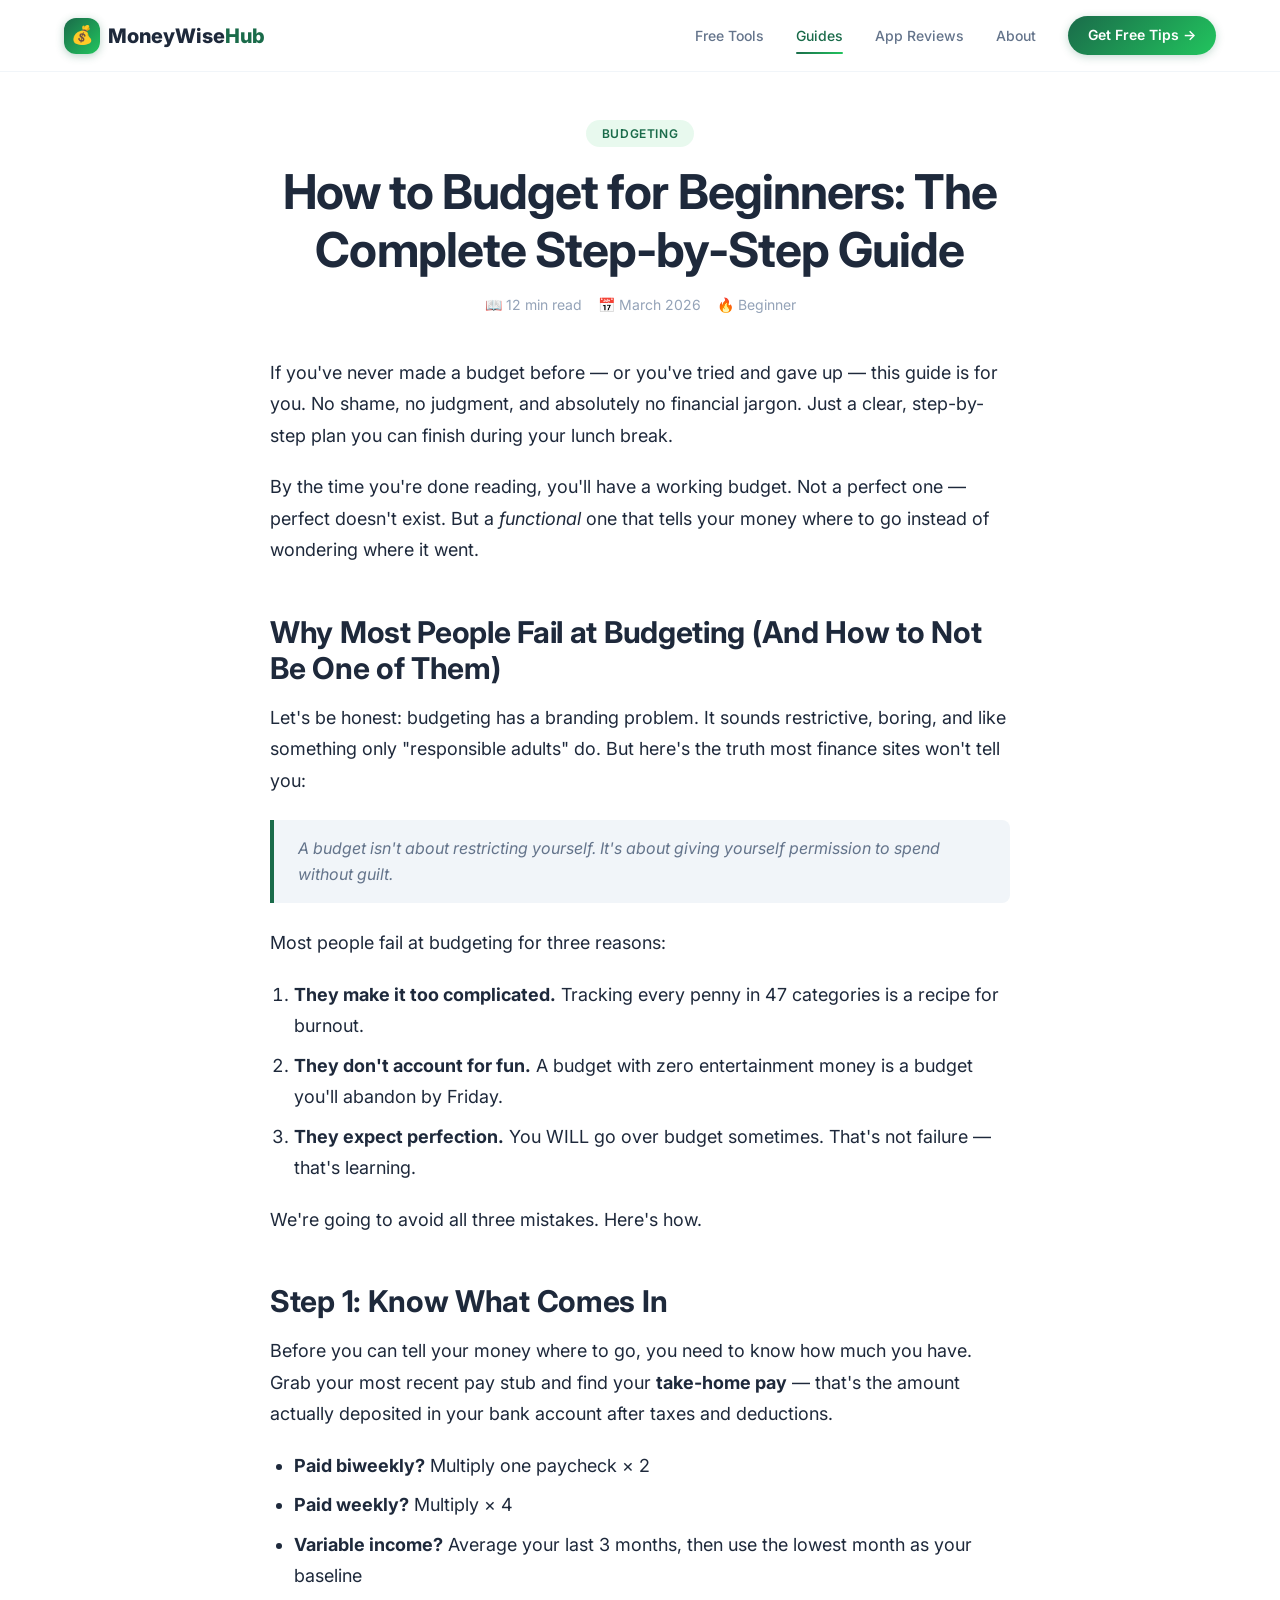
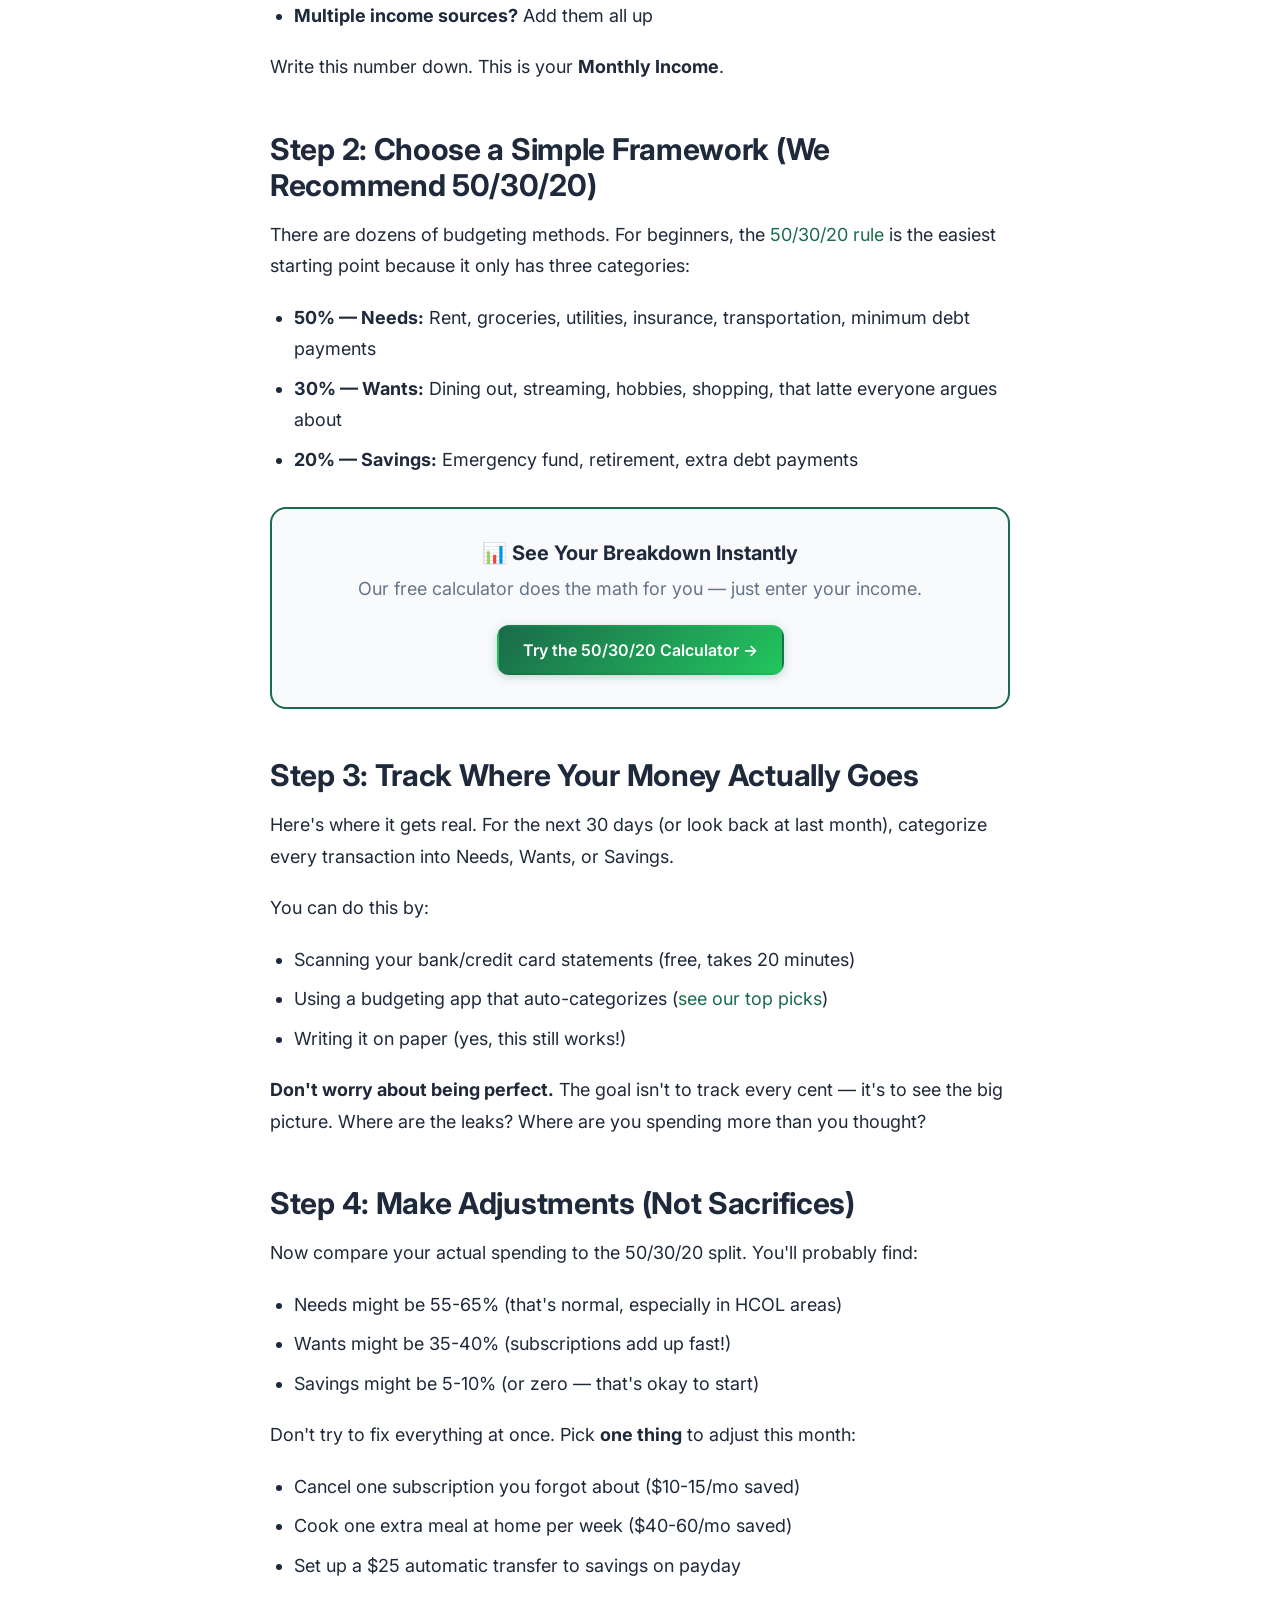
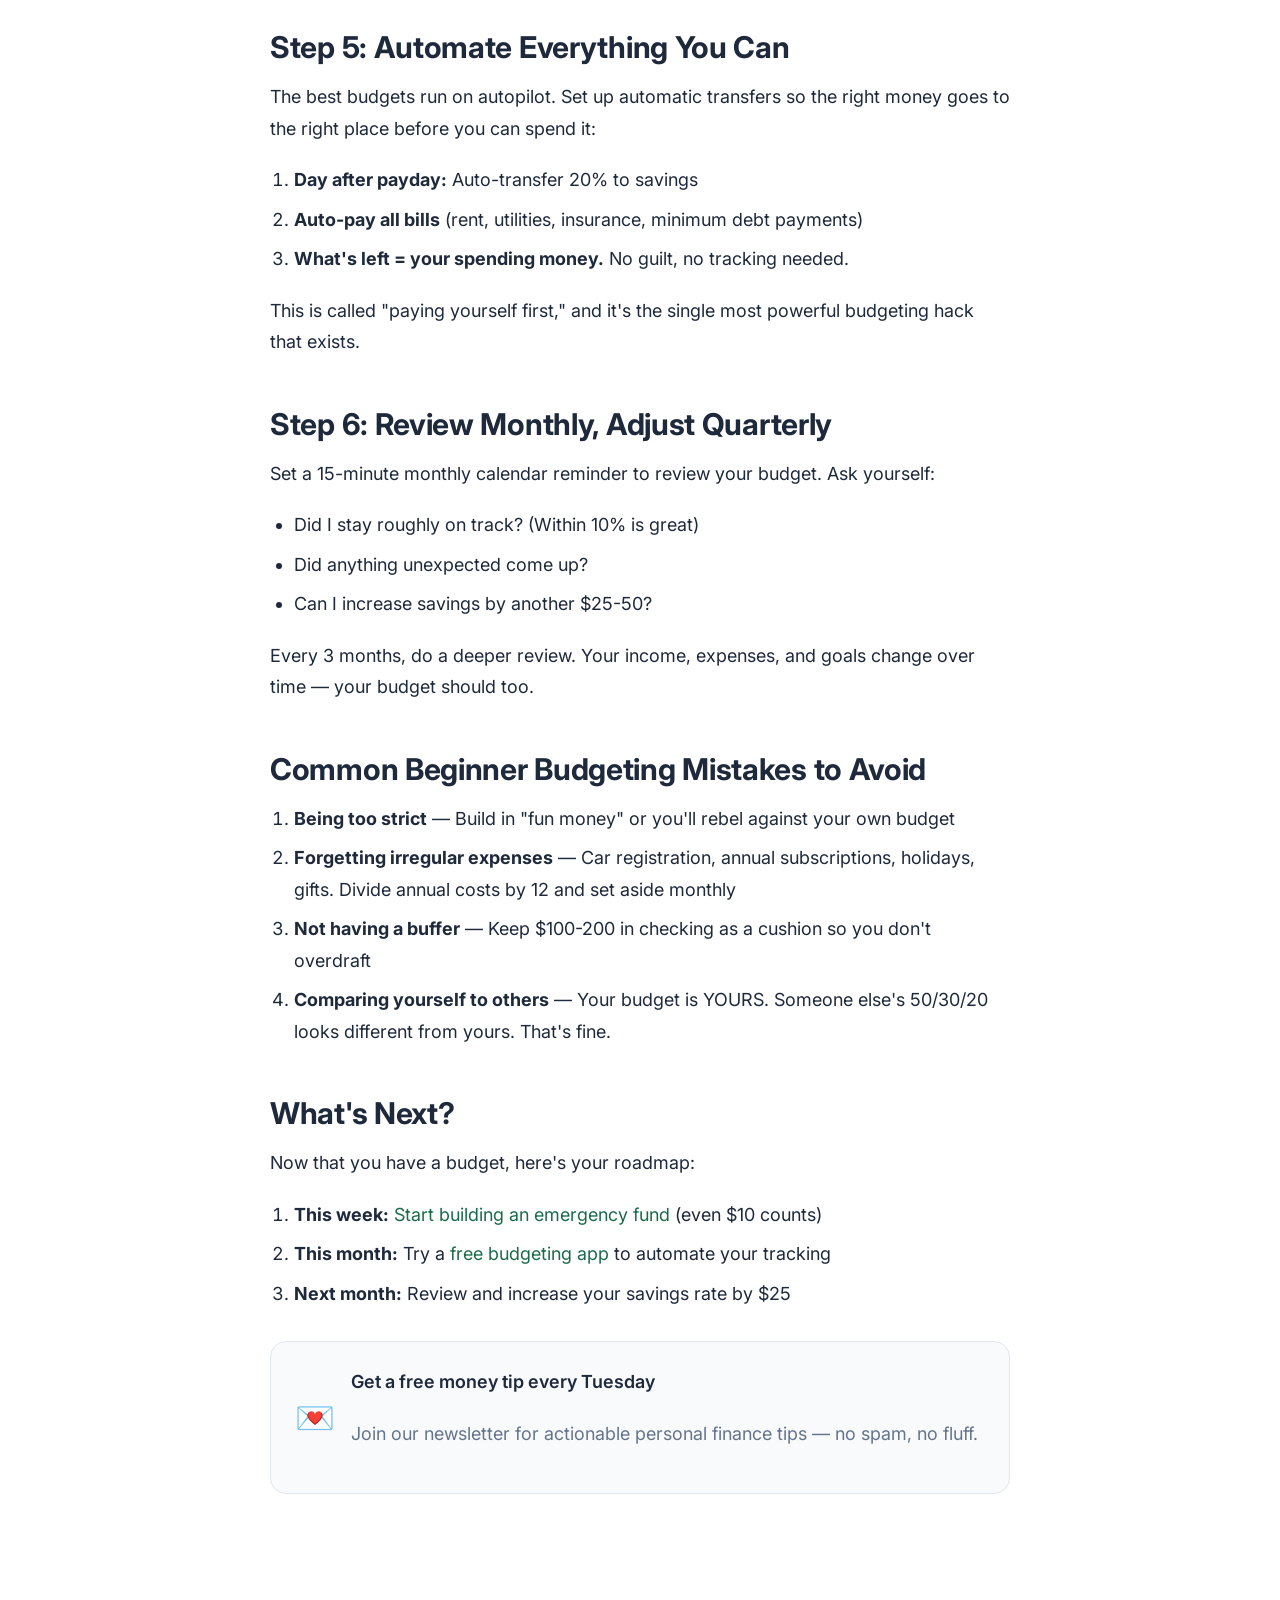
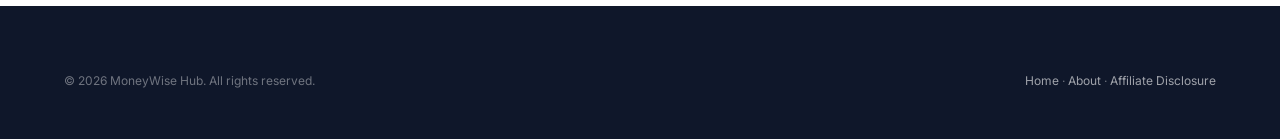
<file: articles/budgeting/how-to-budget-for-beginners.html>
<!DOCTYPE html>
<html lang="en">

<head>
  <meta charset="UTF-8">
  <meta name="viewport" content="width=device-width, initial-scale=1.0">
  <title>How to Budget for Beginners: The Complete Step-by-Step Guide — MoneyWise Hub</title>
  <meta name="description"
    content="Never budgeted before? This beginner-friendly guide walks you through creating your first budget in under 30 minutes. No jargon, no judgment — just a clear plan.">
  <meta property="og:title" content="How to Budget for Beginners: The Complete Guide">
  <meta property="og:description" content="Create your first budget in under 30 minutes. Step-by-step, no jargon.">
  <link rel="canonical" href="https://moneywise-hub.github.io/articles/budgeting/how-to-budget-for-beginners.html">
  <link rel="preconnect" href="https://fonts.googleapis.com">
  <link rel="preconnect" href="https://fonts.gstatic.com" crossorigin>
  <link href="https://fonts.googleapis.com/css2?family=Inter:wght@400;500;600;700;800&display=swap" rel="stylesheet">
  <link rel="stylesheet" href="../../css/style.css">
  <script type="application/ld+json">
  {
    "@context": "https://schema.org",
    "@type": "Article",
    "headline": "How to Budget for Beginners: The Complete Step-by-Step Guide",
    "description": "A comprehensive beginner's guide to creating your first budget in under 30 minutes.",
    "author": { "@type": "Organization", "name": "MoneyWise Hub" },
    "publisher": { "@type": "Organization", "name": "MoneyWise Hub" },
    "datePublished": "2026-03-16",
    "dateModified": "2026-03-16"
  }
  </script>
</head>

<body>
  <a href="/moneywise-hub/#main" class="sr-only">Skip to main content</a>
  <nav class="nav" id="navbar">
    <div class="nav__inner">
      <a href="/moneywise-hub" class="nav__logo">
        <div class="nav__logo-icon">💰</div>
        <div class="nav__logo-text">MoneyWise<span>Hub</span></div>
      </a>
      <ul class="nav__links" id="nav-links">
        <li><a href="/moneywise-hub/#tools" class="nav__link">Free Tools</a></li>
        <li><a href="/moneywise-hub/#guides" class="nav__link active">Guides</a></li>
        <li><a href="/moneywise-hub/#reviews" class="nav__link">App Reviews</a></li>
        <li><a href="/moneywise-hub/about.html" class="nav__link">About</a></li>
        <li><a href="/moneywise-hub/#newsletter" class="nav__cta">Get Free Tips →</a></li>
      </ul>
      <button class="nav__toggle" id="nav-toggle" aria-label="Toggle menu"
        aria-expanded="false"><span></span><span></span><span></span></button>
    </div>
  </nav>

  <main id="main">
    <article class="article-page">
      <div class="container container--narrow">
        <header class="article-page__header">
          <span class="article-page__tag">Budgeting</span>
          <h1 class="article-page__title">How to Budget for Beginners: The Complete Step-by-Step Guide</h1>
          <div class="article-page__meta">
            <span>📖 12 min read</span>
            <span>📅 March 2026</span>
            <span>🔥 Beginner</span>
          </div>
        </header>

        <div class="article-page__content">
          <p>If you've never made a budget before — or you've tried and gave up — this guide is for you. No shame, no
            judgment, and absolutely no financial jargon. Just a clear, step-by-step plan you can finish during your
            lunch break.</p>

          <p>By the time you're done reading, you'll have a working budget. Not a perfect one — perfect doesn't exist.
            But a <em>functional</em> one that tells your money where to go instead of wondering where it went.</p>

          <h2>Why Most People Fail at Budgeting (And How to Not Be One of Them)</h2>

          <p>Let's be honest: budgeting has a branding problem. It sounds restrictive, boring, and like something only
            "responsible adults" do. But here's the truth most finance sites won't tell you:</p>

          <blockquote>A budget isn't about restricting yourself. It's about giving yourself permission to spend without
            guilt.</blockquote>

          <p>Most people fail at budgeting for three reasons:</p>
          <ol>
            <li><strong>They make it too complicated.</strong> Tracking every penny in 47 categories is a recipe for
              burnout.</li>
            <li><strong>They don't account for fun.</strong> A budget with zero entertainment money is a budget you'll
              abandon by Friday.</li>
            <li><strong>They expect perfection.</strong> You WILL go over budget sometimes. That's not failure — that's
              learning.</li>
          </ol>

          <p>We're going to avoid all three mistakes. Here's how.</p>

          <h2>Step 1: Know What Comes In</h2>

          <p>Before you can tell your money where to go, you need to know how much you have. Grab your most recent pay
            stub and find your <strong>take-home pay</strong> — that's the amount actually deposited in your bank
            account after taxes and deductions.</p>

          <ul>
            <li><strong>Paid biweekly?</strong> Multiply one paycheck × 2</li>
            <li><strong>Paid weekly?</strong> Multiply × 4</li>
            <li><strong>Variable income?</strong> Average your last 3 months, then use the lowest month as your baseline
            </li>
            <li><strong>Multiple income sources?</strong> Add them all up</li>
          </ul>

          <p>Write this number down. This is your <strong>Monthly Income</strong>.</p>

          <h2>Step 2: Choose a Simple Framework (We Recommend 50/30/20)</h2>

          <p>There are dozens of budgeting methods. For beginners, the <a
              href="../saving-money/50-30-20-rule-explained.html">50/30/20 rule</a> is the easiest starting point
            because it only has three categories:</p>

          <ul>
            <li><strong>50% — Needs:</strong> Rent, groceries, utilities, insurance, transportation, minimum debt
              payments</li>
            <li><strong>30% — Wants:</strong> Dining out, streaming, hobbies, shopping, that latte everyone argues about
            </li>
            <li><strong>20% — Savings:</strong> Emergency fund, retirement, extra debt payments</li>
          </ul>

          <div class="affiliate-cta">
            <h4 class="affiliate-cta__title">📊 See Your Breakdown Instantly</h4>
            <p class="affiliate-cta__text">Our free calculator does the math for you — just enter your income.</p>
            <a href="../../tools/budget-calculator.html" class="btn btn--primary">Try the 50/30/20 Calculator →</a>
          </div>

          <h2>Step 3: Track Where Your Money Actually Goes</h2>

          <p>Here's where it gets real. For the next 30 days (or look back at last month), categorize every transaction
            into Needs, Wants, or Savings.</p>

          <p>You can do this by:</p>
          <ul>
            <li>Scanning your bank/credit card statements (free, takes 20 minutes)</li>
            <li>Using a budgeting app that auto-categorizes (<a
                href="../best-apps/best-free-budgeting-apps-2026.html">see our top picks</a>)</li>
            <li>Writing it on paper (yes, this still works!)</li>
          </ul>

          <p><strong>Don't worry about being perfect.</strong> The goal isn't to track every cent — it's to see the big
            picture. Where are the leaks? Where are you spending more than you thought?</p>

          <h2>Step 4: Make Adjustments (Not Sacrifices)</h2>

          <p>Now compare your actual spending to the 50/30/20 split. You'll probably find:</p>

          <ul>
            <li>Needs might be 55-65% (that's normal, especially in HCOL areas)</li>
            <li>Wants might be 35-40% (subscriptions add up fast!)</li>
            <li>Savings might be 5-10% (or zero — that's okay to start)</li>
          </ul>

          <p>Don't try to fix everything at once. Pick <strong>one thing</strong> to adjust this month:</p>
          <ul>
            <li>Cancel one subscription you forgot about ($10-15/mo saved)</li>
            <li>Cook one extra meal at home per week ($40-60/mo saved)</li>
            <li>Set up a $25 automatic transfer to savings on payday</li>
          </ul>

          <h2>Step 5: Automate Everything You Can</h2>

          <p>The best budgets run on autopilot. Set up automatic transfers so the right money goes to the right place
            before you can spend it:</p>

          <ol>
            <li><strong>Day after payday:</strong> Auto-transfer 20% to savings</li>
            <li><strong>Auto-pay all bills</strong> (rent, utilities, insurance, minimum debt payments)</li>
            <li><strong>What's left = your spending money.</strong> No guilt, no tracking needed.</li>
          </ol>

          <p>This is called "paying yourself first," and it's the single most powerful budgeting hack that exists.</p>

          <h2>Step 6: Review Monthly, Adjust Quarterly</h2>

          <p>Set a 15-minute monthly calendar reminder to review your budget. Ask yourself:</p>
          <ul>
            <li>Did I stay roughly on track? (Within 10% is great)</li>
            <li>Did anything unexpected come up?</li>
            <li>Can I increase savings by another $25-50?</li>
          </ul>

          <p>Every 3 months, do a deeper review. Your income, expenses, and goals change over time — your budget should
            too.</p>

          <h2>Common Beginner Budgeting Mistakes to Avoid</h2>

          <ol>
            <li><strong>Being too strict</strong> — Build in "fun money" or you'll rebel against your own budget</li>
            <li><strong>Forgetting irregular expenses</strong> — Car registration, annual subscriptions, holidays,
              gifts. Divide annual costs by 12 and set aside monthly</li>
            <li><strong>Not having a buffer</strong> — Keep $100-200 in checking as a cushion so you don't overdraft
            </li>
            <li><strong>Comparing yourself to others</strong> — Your budget is YOURS. Someone else's 50/30/20 looks
              different from yours. That's fine.</li>
          </ol>

          <h2>What's Next?</h2>
          <p>Now that you have a budget, here's your roadmap:</p>
          <ol>
            <li><strong>This week:</strong> <a href="../saving-money/how-to-build-emergency-fund.html">Start building an
                emergency fund</a> (even $10 counts)</li>
            <li><strong>This month:</strong> Try a <a href="../best-apps/best-free-budgeting-apps-2026.html">free
                budgeting app</a> to automate your tracking</li>
            <li><strong>Next month:</strong> Review and increase your savings rate by $25</li>
          </ol>

          <div class="newsletter-inline" style="margin: var(--space-8) 0;">
            <div class="newsletter-inline__icon">💌</div>
            <div class="newsletter-inline__text">
              <p class="newsletter-inline__title">Get a free money tip every Tuesday</p>
              <p class="newsletter-inline__desc">Join our newsletter for actionable personal finance tips — no spam, no
                fluff.</p>
            </div>
          </div>
        </div>
      </div>
    </article>
  </main>

  <footer class="footer">
    <div class="container">
      <div class="footer__bottom" style="border-top: none; padding-top: 0;">
        <p>© 2026 MoneyWise Hub. All rights reserved.</p>
        <p><a href="/moneywise-hub" style="color: rgba(255,255,255,0.6);">Home</a> · <a href="/moneywise-hub/about.html"
            style="color: rgba(255,255,255,0.6);">About</a> · <a href="/moneywise-hub/disclaimer.html"
            style="color: rgba(255,255,255,0.6);">Affiliate Disclosure</a></p>
      </div>
    </div>
  </footer>
  <script src="../../js/main.js"></script>
</body>

</html>
</file>
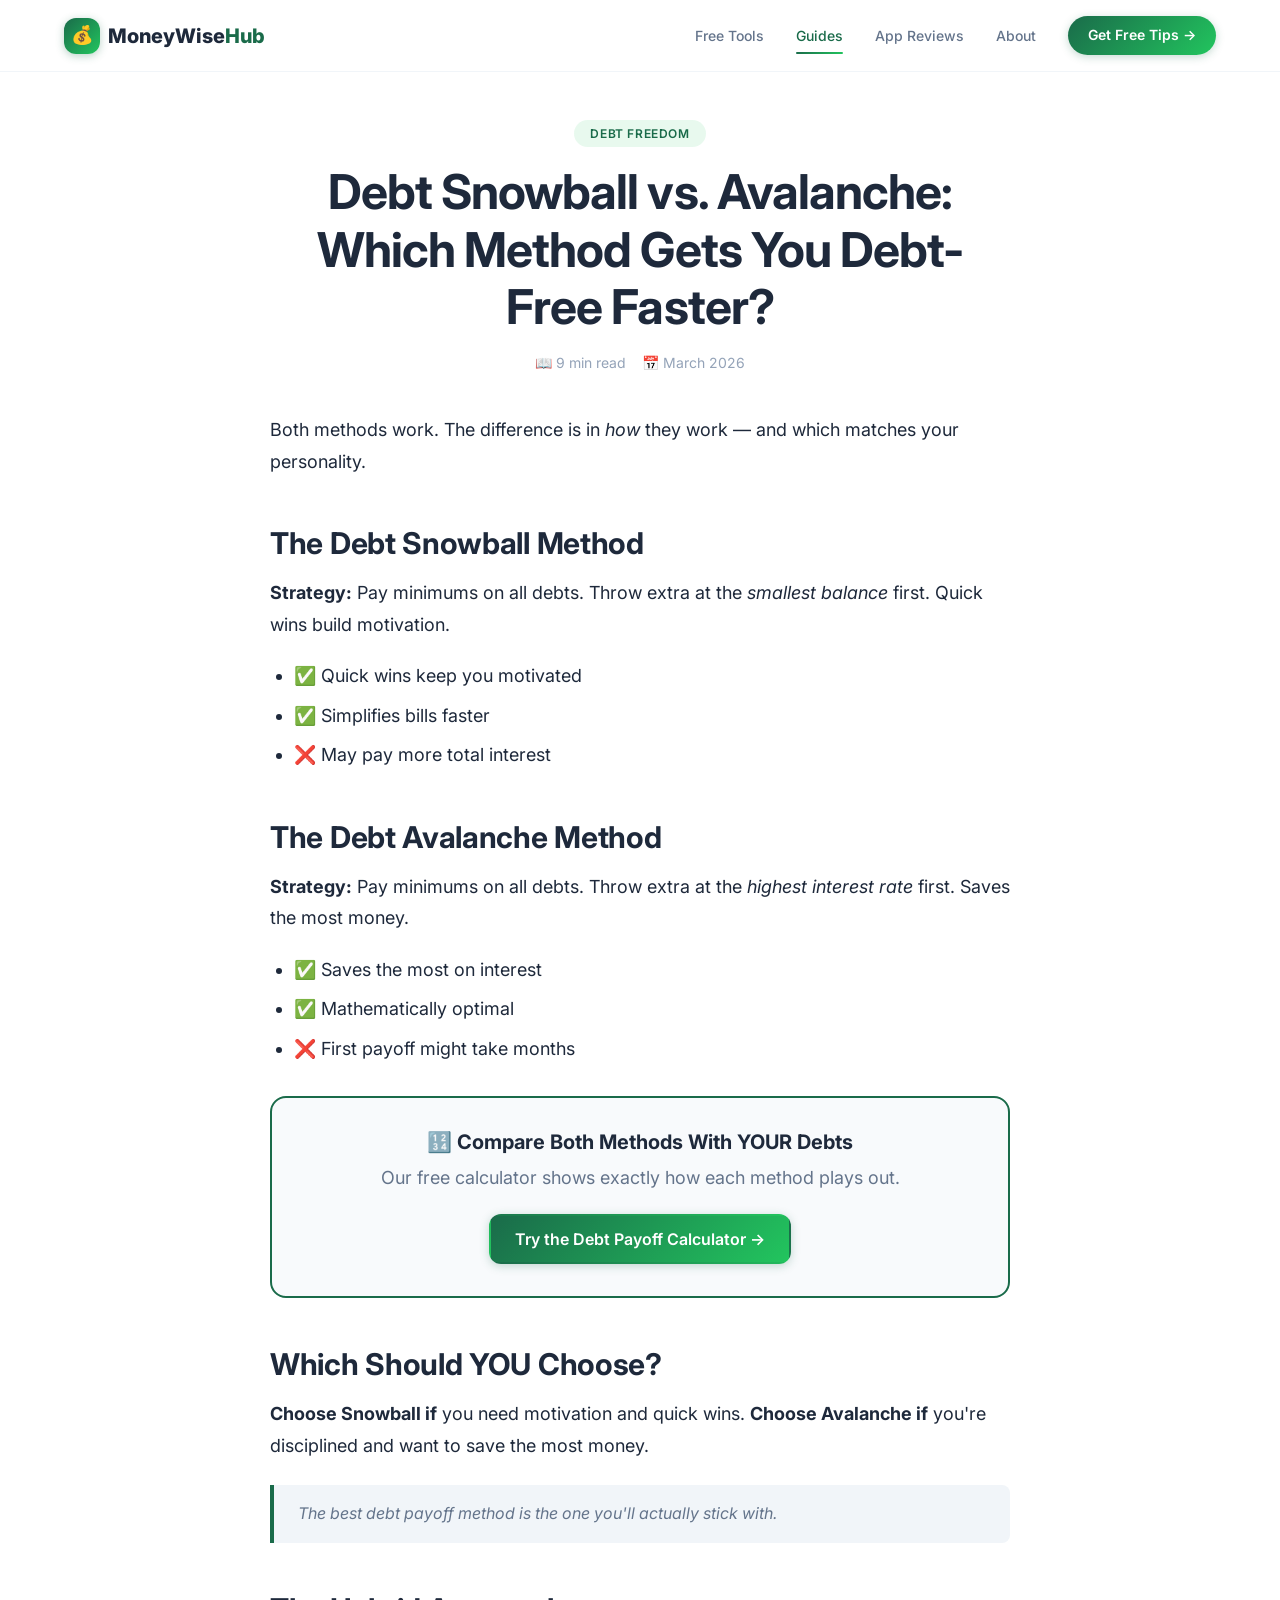
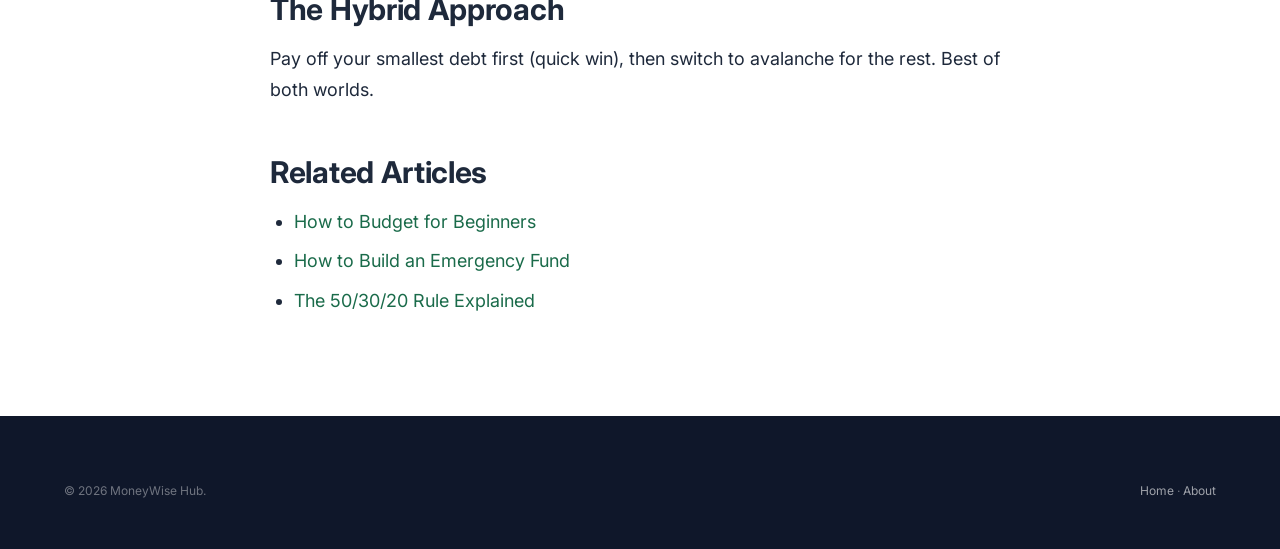
<file: articles/debt-freedom/debt-snowball-vs-avalanche.html>
<!DOCTYPE html>
<html lang="en">

<head>
  <meta charset="UTF-8">
  <meta name="viewport" content="width=device-width, initial-scale=1.0">
  <title>Debt Snowball vs. Avalanche: Which Gets You Debt-Free Faster? — MoneyWise Hub</title>
  <meta name="description"
    content="Compare debt snowball vs avalanche methods with real numbers. Free calculator included.">
  <link rel="canonical" href="https://moneywise-hub.github.io/articles/debt-freedom/debt-snowball-vs-avalanche.html">
  <link rel="preconnect" href="https://fonts.googleapis.com">
  <link rel="preconnect" href="https://fonts.gstatic.com" crossorigin>
  <link href="https://fonts.googleapis.com/css2?family=Inter:wght@400;500;600;700;800&display=swap" rel="stylesheet">
  <link rel="stylesheet" href="../../css/style.css">
</head>

<body>
  <a href="/moneywise-hub/#main" class="sr-only">Skip to main content</a>
  <nav class="nav" id="navbar">
    <div class="nav__inner"><a href="/moneywise-hub" class="nav__logo">
        <div class="nav__logo-icon">💰</div>
        <div class="nav__logo-text">MoneyWise<span>Hub</span></div>
      </a>
      <ul class="nav__links" id="nav-links">
        <li><a href="/moneywise-hub/#tools" class="nav__link">Free Tools</a></li>
        <li><a href="/moneywise-hub/#guides" class="nav__link active">Guides</a></li>
        <li><a href="/moneywise-hub/#reviews" class="nav__link">App Reviews</a></li>
        <li><a href="/moneywise-hub/about.html" class="nav__link">About</a></li>
        <li><a href="/moneywise-hub/#newsletter" class="nav__cta">Get Free Tips →</a></li>
      </ul><button class="nav__toggle" id="nav-toggle" aria-label="Toggle menu"
        aria-expanded="false"><span></span><span></span><span></span></button>
    </div>
  </nav>

  <main id="main">
    <article class="article-page">
      <div class="container container--narrow">
        <header class="article-page__header">
          <span class="article-page__tag">Debt Freedom</span>
          <h1 class="article-page__title">Debt Snowball vs. Avalanche: Which Method Gets You Debt-Free Faster?</h1>
          <div class="article-page__meta"><span>📖 9 min read</span><span>📅 March 2026</span></div>
        </header>

        <div class="article-page__content">
          <p>Both methods work. The difference is in <em>how</em> they work — and which matches your personality.</p>

          <h2>The Debt Snowball Method</h2>
          <p><strong>Strategy:</strong> Pay minimums on all debts. Throw extra at the <em>smallest balance</em> first.
            Quick wins build motivation.</p>
          <ul>
            <li>✅ Quick wins keep you motivated</li>
            <li>✅ Simplifies bills faster</li>
            <li>❌ May pay more total interest</li>
          </ul>

          <h2>The Debt Avalanche Method</h2>
          <p><strong>Strategy:</strong> Pay minimums on all debts. Throw extra at the <em>highest interest rate</em>
            first. Saves the most money.</p>
          <ul>
            <li>✅ Saves the most on interest</li>
            <li>✅ Mathematically optimal</li>
            <li>❌ First payoff might take months</li>
          </ul>

          <div class="affiliate-cta">
            <h4 class="affiliate-cta__title">🔢 Compare Both Methods With YOUR Debts</h4>
            <p class="affiliate-cta__text">Our free calculator shows exactly how each method plays out.</p>
            <a href="../../tools/debt-payoff-calculator.html" class="btn btn--primary">Try the Debt Payoff Calculator
              →</a>
          </div>

          <h2>Which Should YOU Choose?</h2>
          <p><strong>Choose Snowball if</strong> you need motivation and quick wins. <strong>Choose Avalanche
              if</strong> you're disciplined and want to save the most money.</p>

          <blockquote>The best debt payoff method is the one you'll actually stick with.</blockquote>

          <h2>The Hybrid Approach</h2>
          <p>Pay off your smallest debt first (quick win), then switch to avalanche for the rest. Best of both worlds.
          </p>

          <h2>Related Articles</h2>
          <ul>
            <li><a href="../budgeting/how-to-budget-for-beginners.html">How to Budget for Beginners</a></li>
            <li><a href="../saving-money/how-to-build-emergency-fund.html">How to Build an Emergency Fund</a></li>
            <li><a href="../saving-money/50-30-20-rule-explained.html">The 50/30/20 Rule Explained</a></li>
          </ul>
        </div>
      </div>
    </article>
  </main>

  <footer class="footer">
    <div class="container">
      <div class="footer__bottom" style="border-top:none;padding-top:0;">
        <p>© 2026 MoneyWise Hub.</p>
        <p><a href="/moneywise-hub" style="color:rgba(255,255,255,0.6);">Home</a> · <a href="/moneywise-hub/about.html"
            style="color:rgba(255,255,255,0.6);">About</a></p>
      </div>
    </div>
  </footer>
  <script src="../../js/main.js"></script>
</body>

</html>
</file>
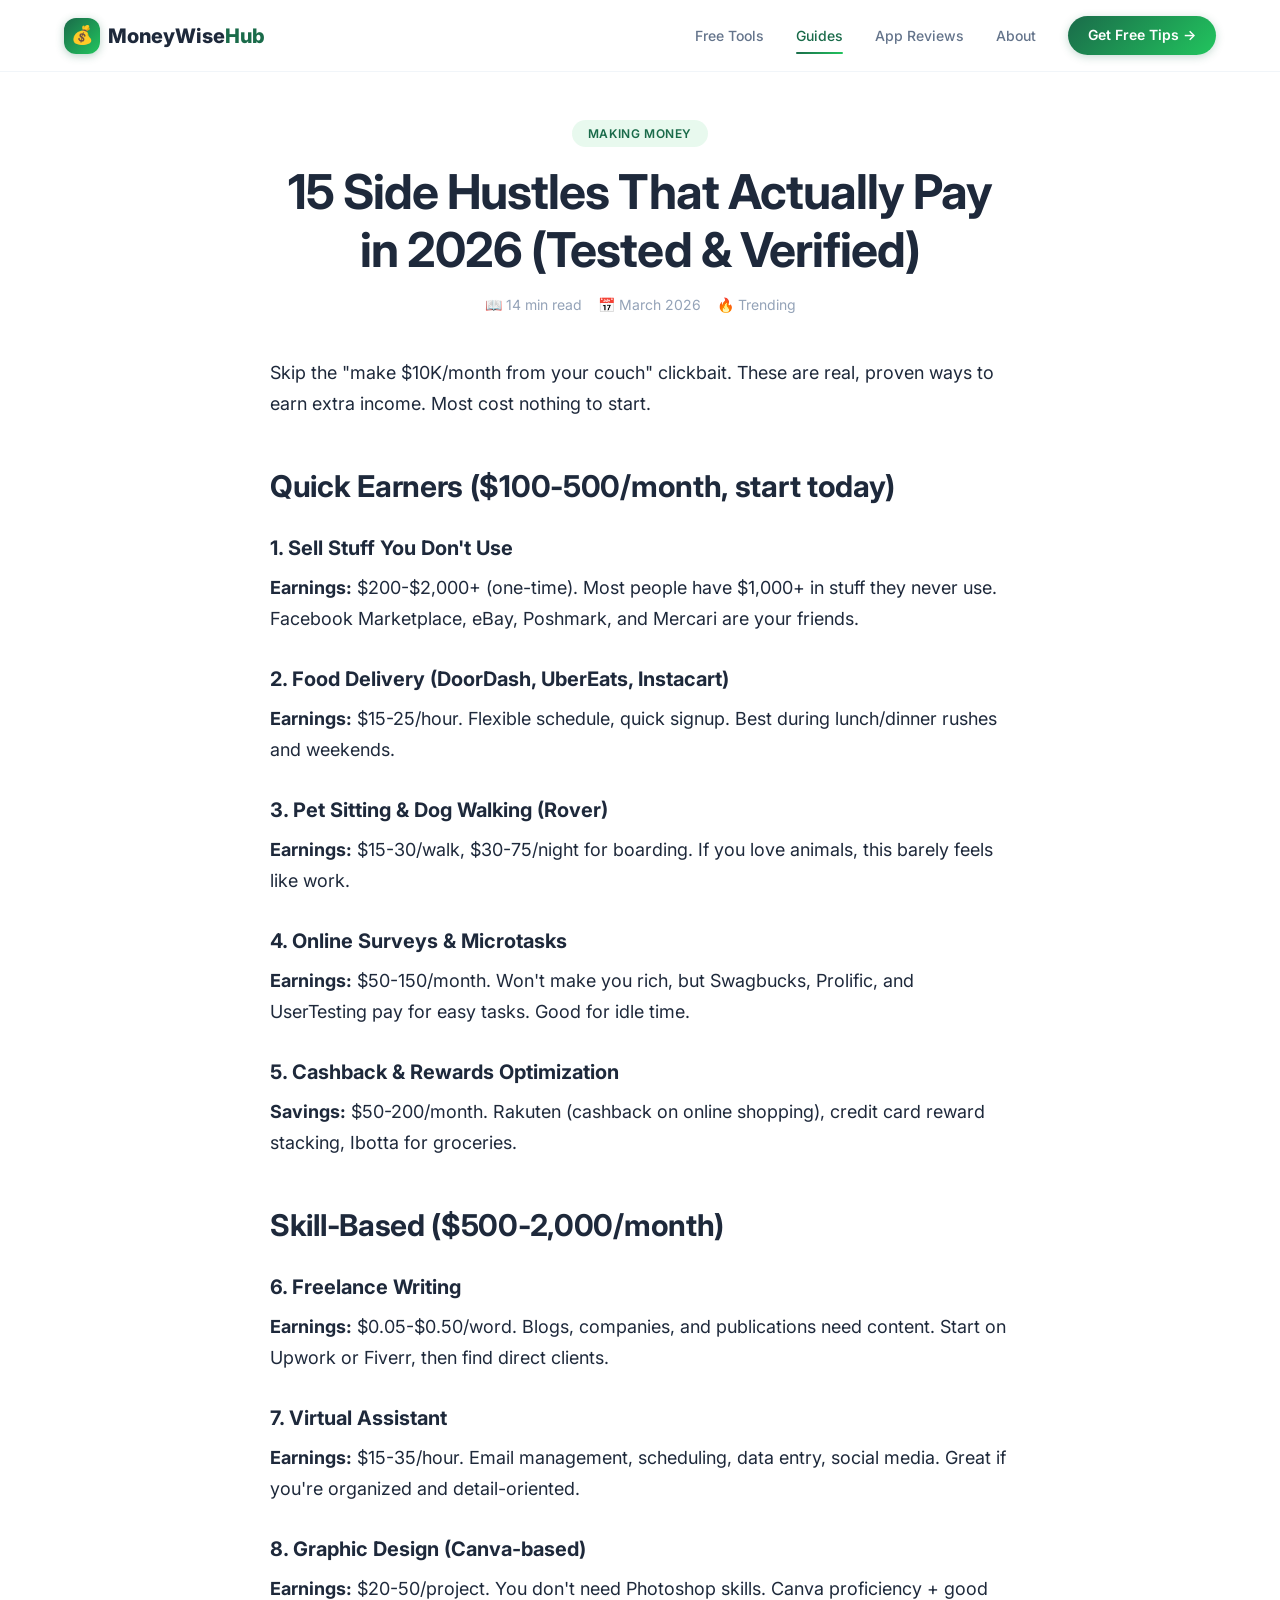
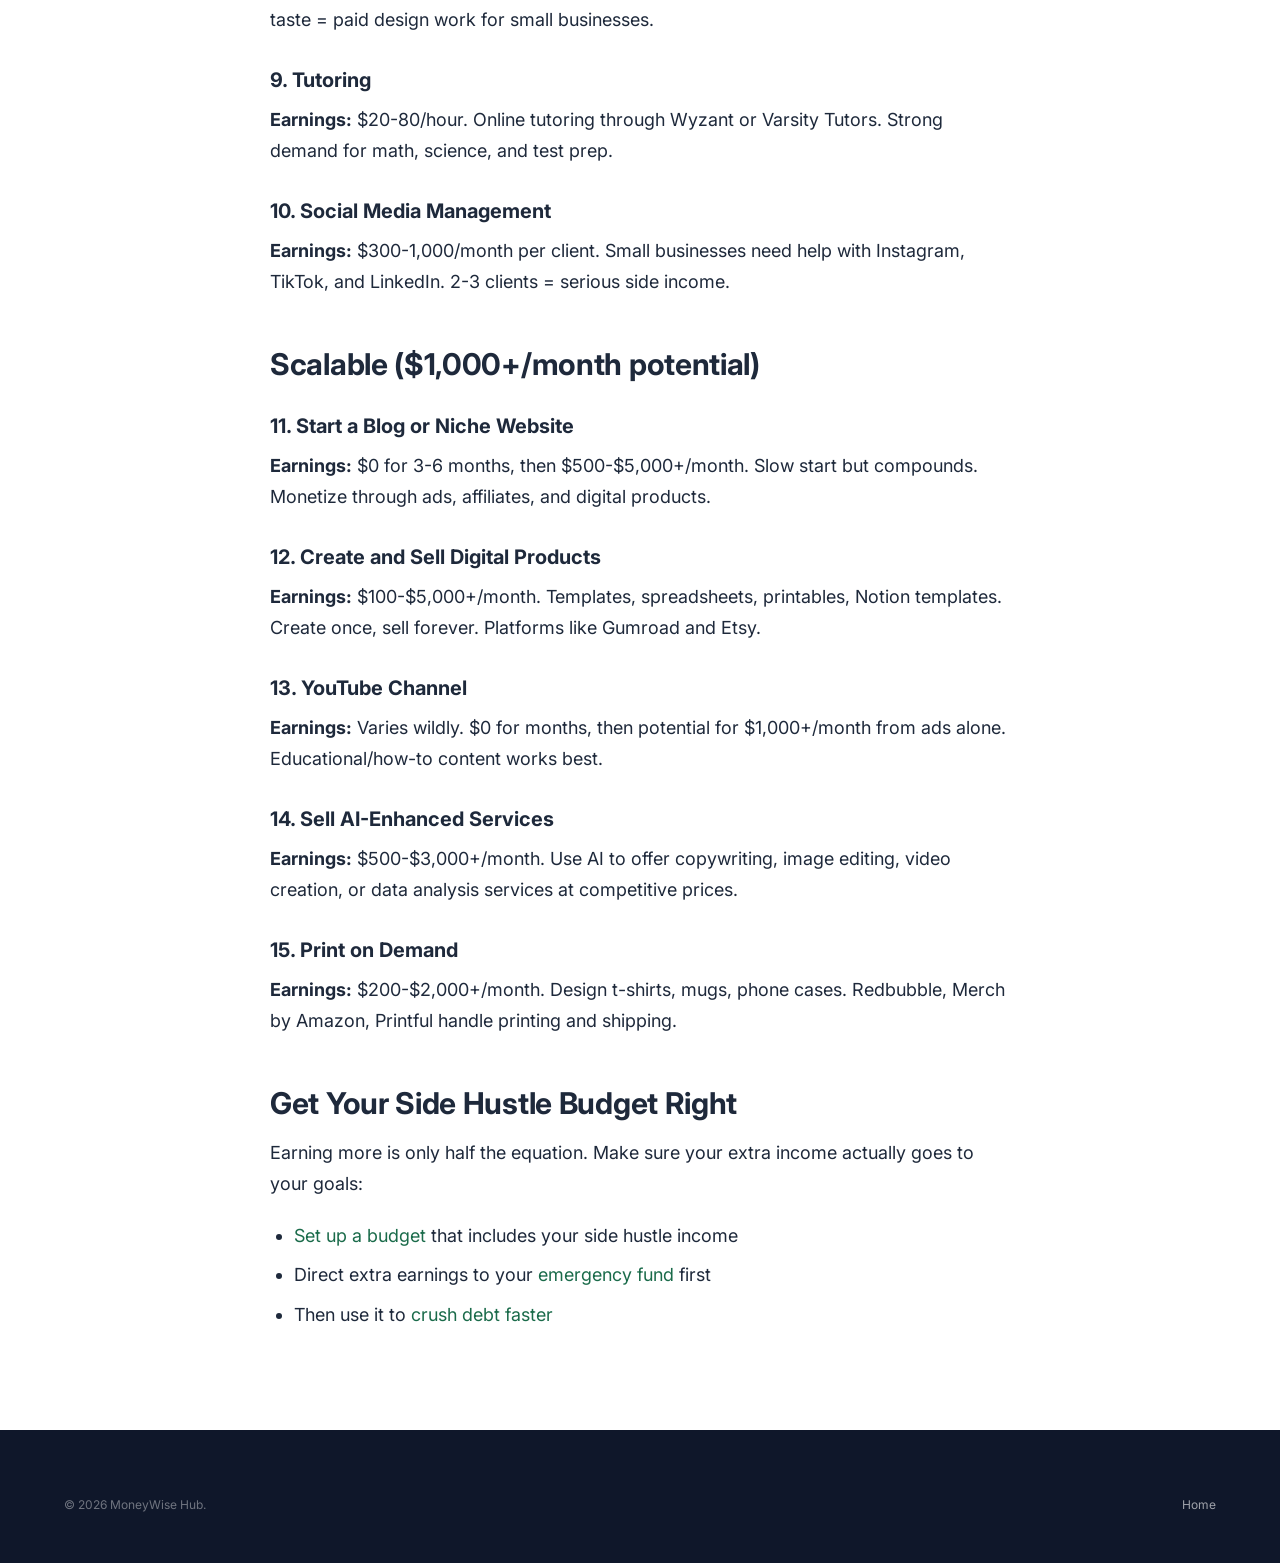
<file: articles/making-money/side-hustles-that-actually-pay-2026.html>
<!DOCTYPE html>
<html lang="en">

<head>
  <meta charset="UTF-8">
  <meta name="viewport" content="width=device-width, initial-scale=1.0">
  <title>15 Side Hustles That Actually Pay in 2026 — MoneyWise Hub</title>
  <meta name="description"
    content="Skip the scams. These 15 proven side hustles pay real money in 2026. Most you can start this week with no upfront cost.">
  <link rel="canonical"
    href="https://moneywise-hub.github.io/articles/making-money/side-hustles-that-actually-pay-2026.html">
  <link rel="preconnect" href="https://fonts.googleapis.com">
  <link rel="preconnect" href="https://fonts.gstatic.com" crossorigin>
  <link href="https://fonts.googleapis.com/css2?family=Inter:wght@400;500;600;700;800&display=swap" rel="stylesheet">
  <link rel="stylesheet" href="../../css/style.css">
</head>

<body>
  <a href="/moneywise-hub/#main" class="sr-only">Skip to main content</a>
  <nav class="nav" id="navbar">
    <div class="nav__inner"><a href="/moneywise-hub" class="nav__logo">
        <div class="nav__logo-icon">💰</div>
        <div class="nav__logo-text">MoneyWise<span>Hub</span></div>
      </a>
      <ul class="nav__links" id="nav-links">
        <li><a href="/moneywise-hub/#tools" class="nav__link">Free Tools</a></li>
        <li><a href="/moneywise-hub/#guides" class="nav__link active">Guides</a></li>
        <li><a href="/moneywise-hub/#reviews" class="nav__link">App Reviews</a></li>
        <li><a href="/moneywise-hub/about.html" class="nav__link">About</a></li>
        <li><a href="/moneywise-hub/#newsletter" class="nav__cta">Get Free Tips →</a></li>
      </ul><button class="nav__toggle" id="nav-toggle" aria-label="Toggle menu"
        aria-expanded="false"><span></span><span></span><span></span></button>
    </div>
  </nav>

  <main id="main">
    <article class="article-page">
      <div class="container container--narrow">
        <header class="article-page__header">
          <span class="article-page__tag">Making Money</span>
          <h1 class="article-page__title">15 Side Hustles That Actually Pay in 2026 (Tested & Verified)</h1>
          <div class="article-page__meta"><span>📖 14 min read</span><span>📅 March 2026</span><span>🔥 Trending</span>
          </div>
        </header>

        <div class="article-page__content">
          <p>Skip the "make $10K/month from your couch" clickbait. These are real, proven ways to earn extra income.
            Most cost nothing to start.</p>

          <h2>Quick Earners ($100-500/month, start today)</h2>

          <h3>1. Sell Stuff You Don't Use</h3>
          <p><strong>Earnings:</strong> $200-$2,000+ (one-time). Most people have $1,000+ in stuff they never use.
            Facebook Marketplace, eBay, Poshmark, and Mercari are your friends.</p>

          <h3>2. Food Delivery (DoorDash, UberEats, Instacart)</h3>
          <p><strong>Earnings:</strong> $15-25/hour. Flexible schedule, quick signup. Best during lunch/dinner rushes
            and weekends.</p>

          <h3>3. Pet Sitting & Dog Walking (Rover)</h3>
          <p><strong>Earnings:</strong> $15-30/walk, $30-75/night for boarding. If you love animals, this barely feels
            like work.</p>

          <h3>4. Online Surveys & Microtasks</h3>
          <p><strong>Earnings:</strong> $50-150/month. Won't make you rich, but Swagbucks, Prolific, and UserTesting pay
            for easy tasks. Good for idle time.</p>

          <h3>5. Cashback & Rewards Optimization</h3>
          <p><strong>Savings:</strong> $50-200/month. Rakuten (cashback on online shopping), credit card reward
            stacking, Ibotta for groceries.</p>

          <h2>Skill-Based ($500-2,000/month)</h2>

          <h3>6. Freelance Writing</h3>
          <p><strong>Earnings:</strong> $0.05-$0.50/word. Blogs, companies, and publications need content. Start on
            Upwork or Fiverr, then find direct clients.</p>

          <h3>7. Virtual Assistant</h3>
          <p><strong>Earnings:</strong> $15-35/hour. Email management, scheduling, data entry, social media. Great if
            you're organized and detail-oriented.</p>

          <h3>8. Graphic Design (Canva-based)</h3>
          <p><strong>Earnings:</strong> $20-50/project. You don't need Photoshop skills. Canva proficiency + good taste
            = paid design work for small businesses.</p>

          <h3>9. Tutoring</h3>
          <p><strong>Earnings:</strong> $20-80/hour. Online tutoring through Wyzant or Varsity Tutors. Strong demand for
            math, science, and test prep.</p>

          <h3>10. Social Media Management</h3>
          <p><strong>Earnings:</strong> $300-1,000/month per client. Small businesses need help with Instagram, TikTok,
            and LinkedIn. 2-3 clients = serious side income.</p>

          <h2>Scalable ($1,000+/month potential)</h2>

          <h3>11. Start a Blog or Niche Website</h3>
          <p><strong>Earnings:</strong> $0 for 3-6 months, then $500-$5,000+/month. Slow start but compounds. Monetize
            through ads, affiliates, and digital products.</p>

          <h3>12. Create and Sell Digital Products</h3>
          <p><strong>Earnings:</strong> $100-$5,000+/month. Templates, spreadsheets, printables, Notion templates.
            Create once, sell forever. Platforms like Gumroad and Etsy.</p>

          <h3>13. YouTube Channel</h3>
          <p><strong>Earnings:</strong> Varies wildly. $0 for months, then potential for $1,000+/month from ads alone.
            Educational/how-to content works best.</p>

          <h3>14. Sell AI-Enhanced Services</h3>
          <p><strong>Earnings:</strong> $500-$3,000+/month. Use AI to offer copywriting, image editing, video creation,
            or data analysis services at competitive prices.</p>

          <h3>15. Print on Demand</h3>
          <p><strong>Earnings:</strong> $200-$2,000+/month. Design t-shirts, mugs, phone cases. Redbubble, Merch by
            Amazon, Printful handle printing and shipping.</p>

          <h2>Get Your Side Hustle Budget Right</h2>
          <p>Earning more is only half the equation. Make sure your extra income actually goes to your goals:</p>
          <ul>
            <li><a href="../budgeting/how-to-budget-for-beginners.html">Set up a budget</a> that includes your side
              hustle income</li>
            <li>Direct extra earnings to your <a href="../saving-money/how-to-build-emergency-fund.html">emergency
                fund</a> first</li>
            <li>Then use it to <a href="../debt-freedom/debt-snowball-vs-avalanche.html">crush debt faster</a></li>
          </ul>
        </div>
      </div>
    </article>
  </main>

  <footer class="footer">
    <div class="container">
      <div class="footer__bottom" style="border-top:none;padding-top:0;">
        <p>© 2026 MoneyWise Hub.</p>
        <p><a href="/moneywise-hub" style="color:rgba(255,255,255,0.6);">Home</a></p>
      </div>
    </div>
  </footer>
  <script src="../../js/main.js"></script>
</body>

</html>
</file>
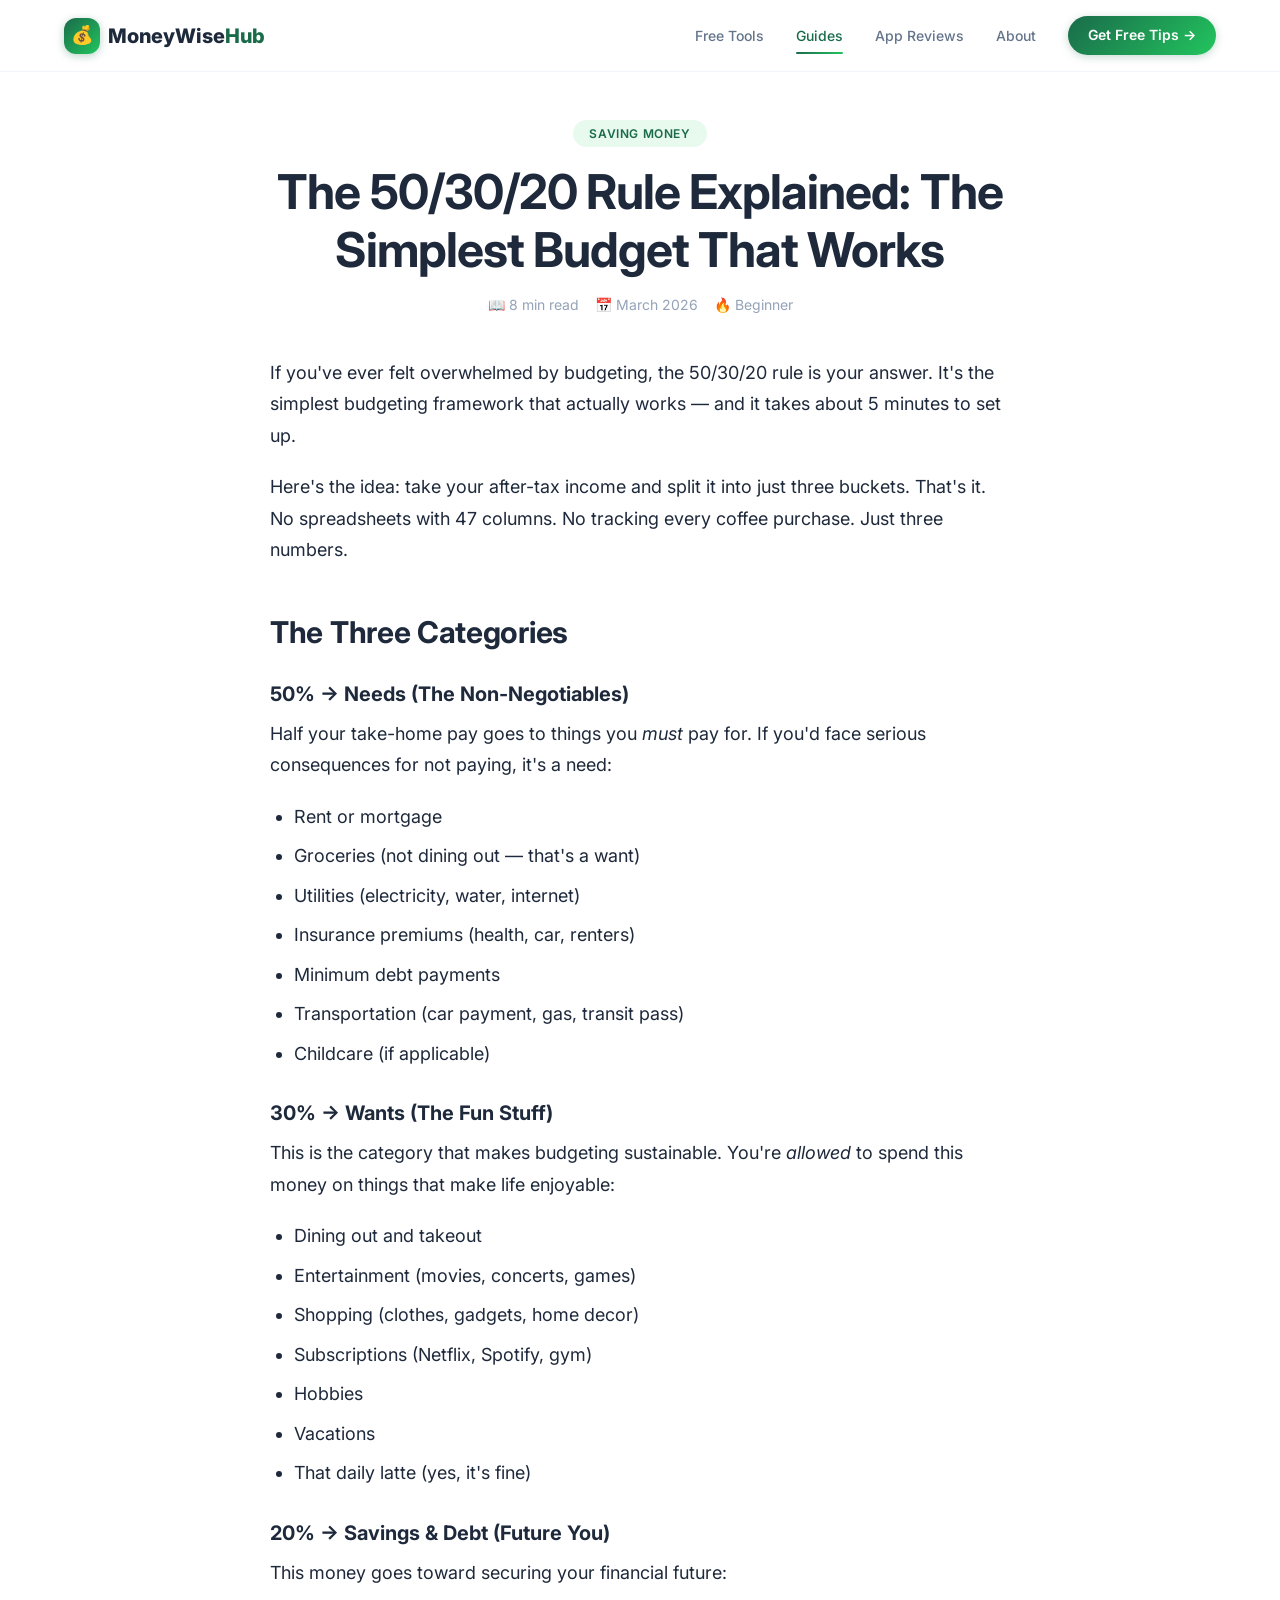
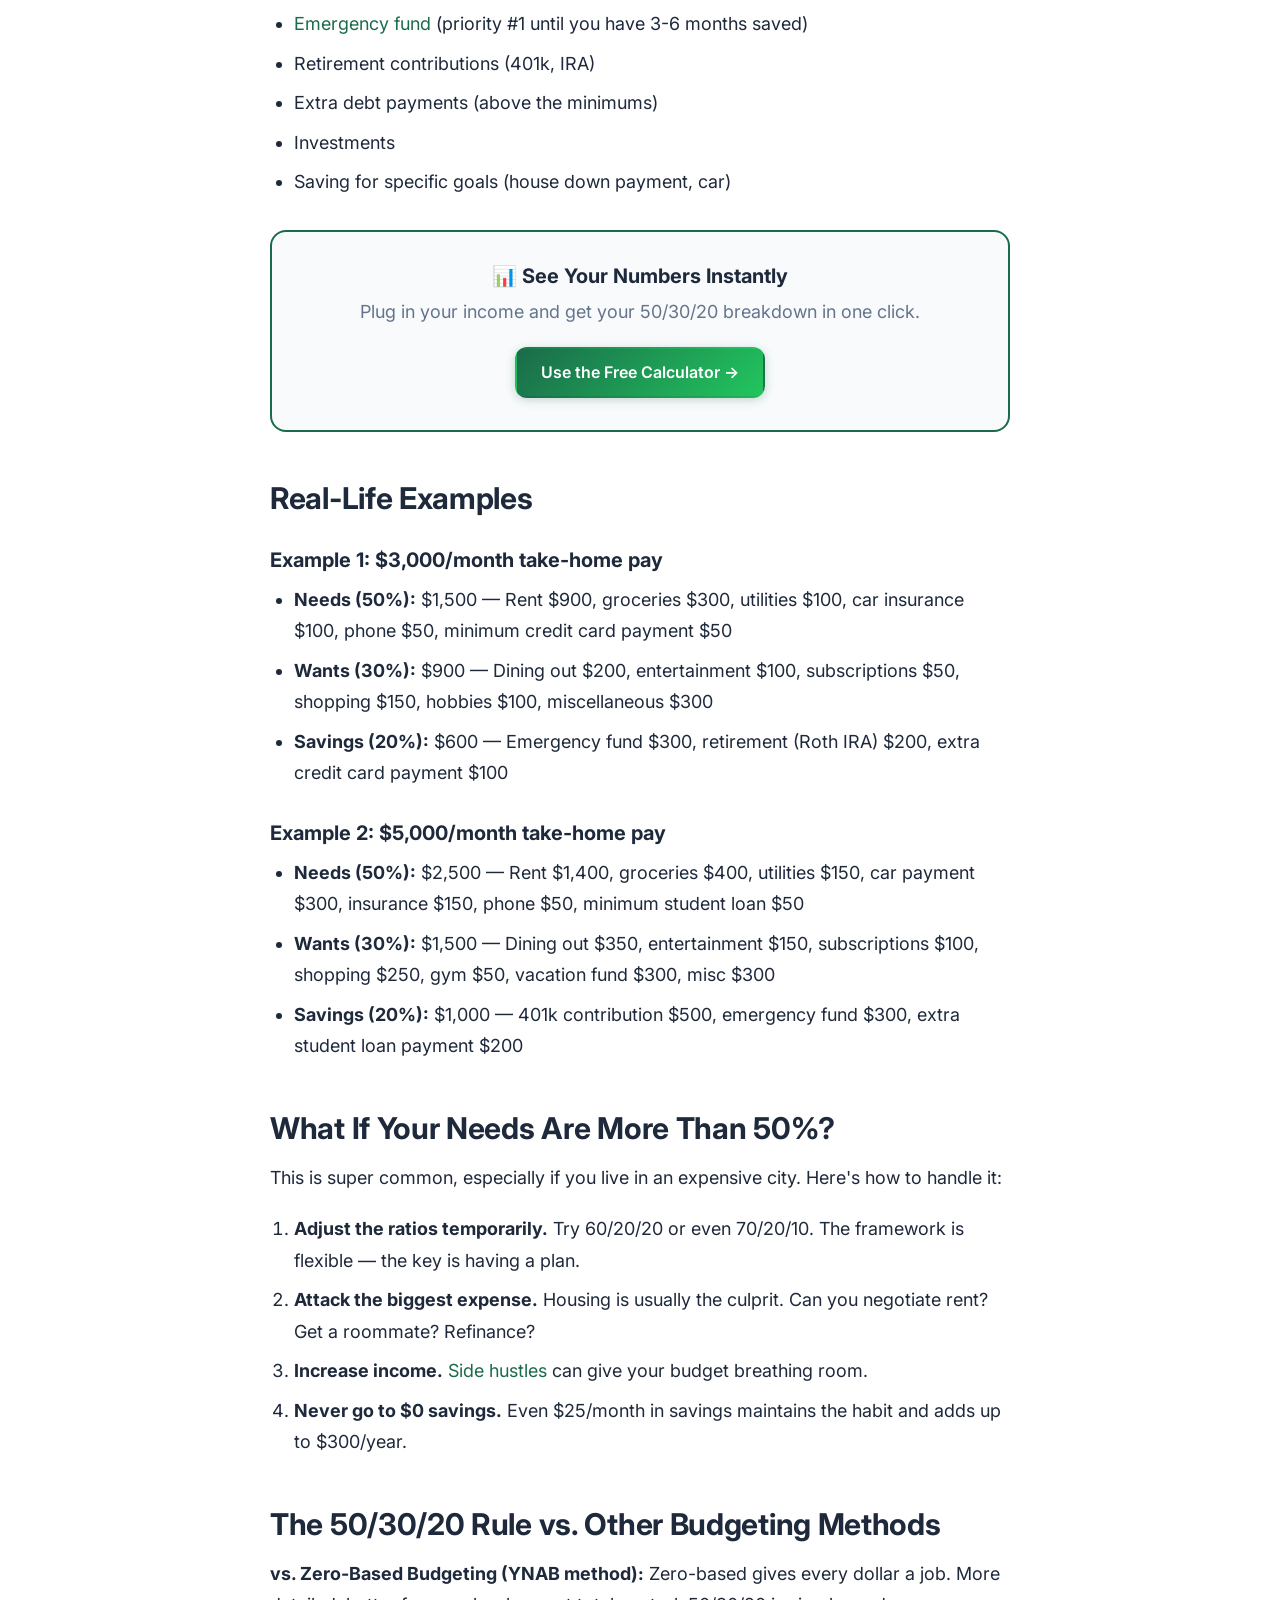
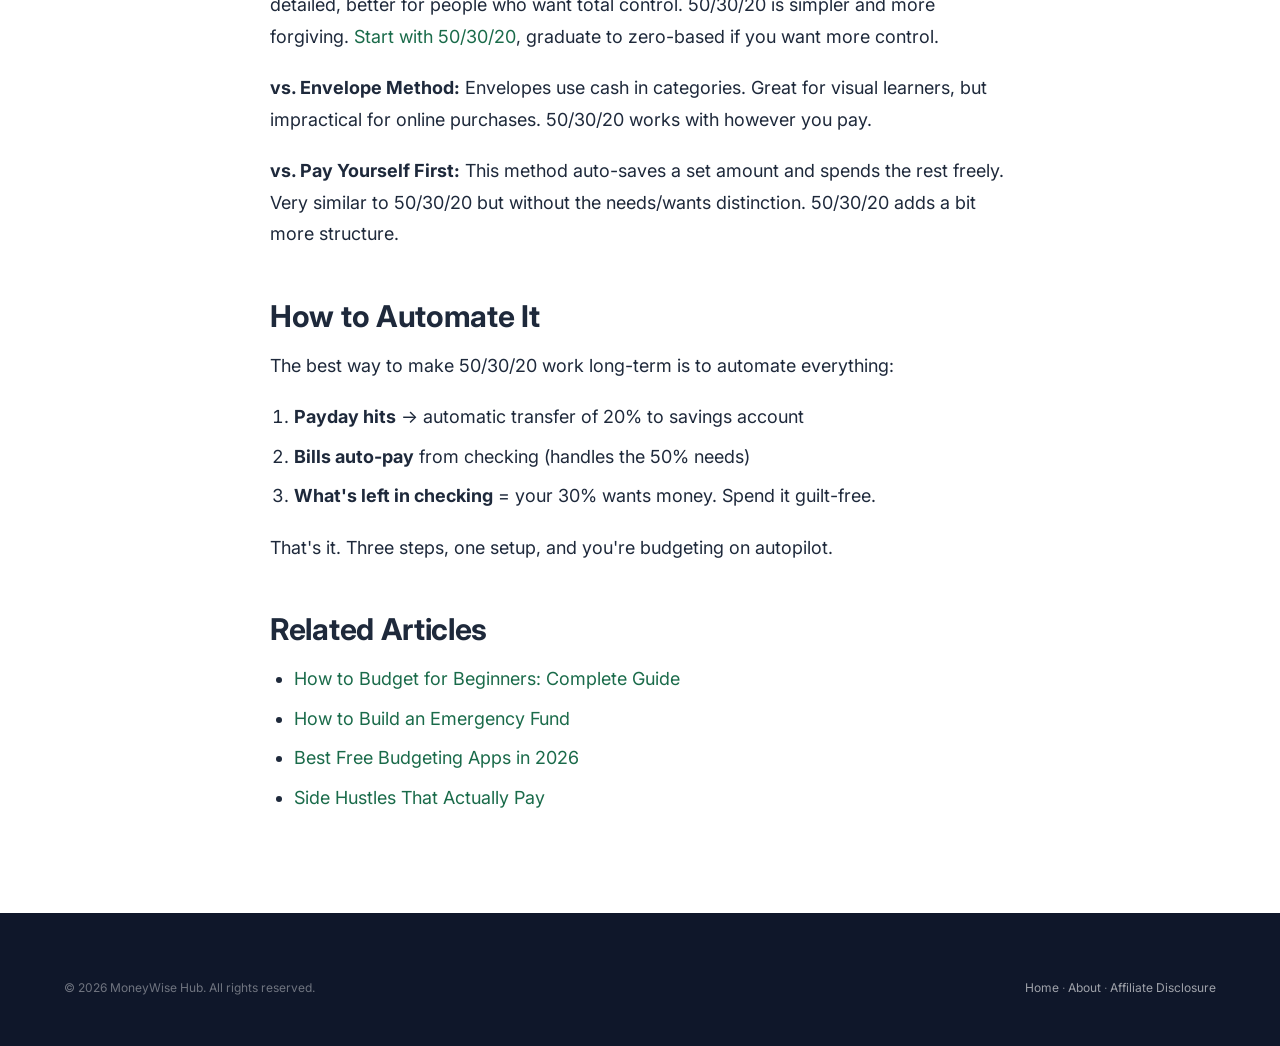
<file: articles/saving-money/50-30-20-rule-explained.html>
<!DOCTYPE html>
<html lang="en">

<head>
  <meta charset="UTF-8">
  <meta name="viewport" content="width=device-width, initial-scale=1.0">
  <title>The 50/30/20 Rule Explained: The Simplest Budget That Works — MoneyWise Hub</title>
  <meta name="description"
    content="The 50/30/20 rule is the easiest budgeting method for beginners. Learn how to split your income between needs, wants, and savings with examples and a free calculator.">
  <meta property="og:title" content="The 50/30/20 Rule Explained — MoneyWise Hub">
  <meta property="og:description"
    content="The simplest budgeting rule that actually works. Split needs, wants, savings.">
  <link rel="canonical" href="https://moneywise-hub.github.io/articles/saving-money/50-30-20-rule-explained.html">
  <link rel="preconnect" href="https://fonts.googleapis.com">
  <link rel="preconnect" href="https://fonts.gstatic.com" crossorigin>
  <link href="https://fonts.googleapis.com/css2?family=Inter:wght@400;500;600;700;800&display=swap" rel="stylesheet">
  <link rel="stylesheet" href="../../css/style.css">
  <script type="application/ld+json">
  {"@context":"https://schema.org","@type":"Article","headline":"The 50/30/20 Rule Explained: The Simplest Budget That Works","description":"Learn the 50/30/20 budgeting method with real examples and a free calculator.","author":{"@type":"Organization","name":"MoneyWise Hub"},"publisher":{"@type":"Organization","name":"MoneyWise Hub"},"datePublished":"2026-03-16","dateModified":"2026-03-16"}
  </script>
</head>

<body>
  <a href="/moneywise-hub/#main" class="sr-only">Skip to main content</a>
  <nav class="nav" id="navbar">
    <div class="nav__inner"><a href="/moneywise-hub" class="nav__logo">
        <div class="nav__logo-icon">💰</div>
        <div class="nav__logo-text">MoneyWise<span>Hub</span></div>
      </a>
      <ul class="nav__links" id="nav-links">
        <li><a href="/moneywise-hub/#tools" class="nav__link">Free Tools</a></li>
        <li><a href="/moneywise-hub/#guides" class="nav__link active">Guides</a></li>
        <li><a href="/moneywise-hub/#reviews" class="nav__link">App Reviews</a></li>
        <li><a href="/moneywise-hub/about.html" class="nav__link">About</a></li>
        <li><a href="/moneywise-hub/#newsletter" class="nav__cta">Get Free Tips →</a></li>
      </ul><button class="nav__toggle" id="nav-toggle" aria-label="Toggle menu"
        aria-expanded="false"><span></span><span></span><span></span></button>
    </div>
  </nav>

  <main id="main">
    <article class="article-page">
      <div class="container container--narrow">
        <header class="article-page__header">
          <span class="article-page__tag">Saving Money</span>
          <h1 class="article-page__title">The 50/30/20 Rule Explained: The Simplest Budget That Works</h1>
          <div class="article-page__meta"><span>📖 8 min read</span><span>📅 March 2026</span><span>🔥 Beginner</span>
          </div>
        </header>

        <div class="article-page__content">
          <p>If you've ever felt overwhelmed by budgeting, the 50/30/20 rule is your answer. It's the simplest budgeting
            framework that actually works — and it takes about 5 minutes to set up.</p>

          <p>Here's the idea: take your after-tax income and split it into just three buckets. That's it. No
            spreadsheets with 47 columns. No tracking every coffee purchase. Just three numbers.</p>

          <h2>The Three Categories</h2>

          <h3>50% → Needs (The Non-Negotiables)</h3>
          <p>Half your take-home pay goes to things you <em>must</em> pay for. If you'd face serious consequences for
            not paying, it's a need:</p>
          <ul>
            <li>Rent or mortgage</li>
            <li>Groceries (not dining out — that's a want)</li>
            <li>Utilities (electricity, water, internet)</li>
            <li>Insurance premiums (health, car, renters)</li>
            <li>Minimum debt payments</li>
            <li>Transportation (car payment, gas, transit pass)</li>
            <li>Childcare (if applicable)</li>
          </ul>

          <h3>30% → Wants (The Fun Stuff)</h3>
          <p>This is the category that makes budgeting sustainable. You're <em>allowed</em> to spend this money on
            things that make life enjoyable:</p>
          <ul>
            <li>Dining out and takeout</li>
            <li>Entertainment (movies, concerts, games)</li>
            <li>Shopping (clothes, gadgets, home decor)</li>
            <li>Subscriptions (Netflix, Spotify, gym)</li>
            <li>Hobbies</li>
            <li>Vacations</li>
            <li>That daily latte (yes, it's fine)</li>
          </ul>

          <h3>20% → Savings & Debt (Future You)</h3>
          <p>This money goes toward securing your financial future:</p>
          <ul>
            <li><a href="how-to-build-emergency-fund.html">Emergency fund</a> (priority #1 until you have 3-6 months
              saved)</li>
            <li>Retirement contributions (401k, IRA)</li>
            <li>Extra debt payments (above the minimums)</li>
            <li>Investments</li>
            <li>Saving for specific goals (house down payment, car)</li>
          </ul>

          <div class="affiliate-cta">
            <h4 class="affiliate-cta__title">📊 See Your Numbers Instantly</h4>
            <p class="affiliate-cta__text">Plug in your income and get your 50/30/20 breakdown in one click.</p>
            <a href="../../tools/budget-calculator.html" class="btn btn--primary">Use the Free Calculator →</a>
          </div>

          <h2>Real-Life Examples</h2>

          <h3>Example 1: $3,000/month take-home pay</h3>
          <ul>
            <li><strong>Needs (50%):</strong> $1,500 — Rent $900, groceries $300, utilities $100, car insurance $100,
              phone $50, minimum credit card payment $50</li>
            <li><strong>Wants (30%):</strong> $900 — Dining out $200, entertainment $100, subscriptions $50, shopping
              $150, hobbies $100, miscellaneous $300</li>
            <li><strong>Savings (20%):</strong> $600 — Emergency fund $300, retirement (Roth IRA) $200, extra credit
              card payment $100</li>
          </ul>

          <h3>Example 2: $5,000/month take-home pay</h3>
          <ul>
            <li><strong>Needs (50%):</strong> $2,500 — Rent $1,400, groceries $400, utilities $150, car payment $300,
              insurance $150, phone $50, minimum student loan $50</li>
            <li><strong>Wants (30%):</strong> $1,500 — Dining out $350, entertainment $150, subscriptions $100, shopping
              $250, gym $50, vacation fund $300, misc $300</li>
            <li><strong>Savings (20%):</strong> $1,000 — 401k contribution $500, emergency fund $300, extra student loan
              payment $200</li>
          </ul>

          <h2>What If Your Needs Are More Than 50%?</h2>

          <p>This is super common, especially if you live in an expensive city. Here's how to handle it:</p>

          <ol>
            <li><strong>Adjust the ratios temporarily.</strong> Try 60/20/20 or even 70/20/10. The framework is flexible
              — the key is having a plan.</li>
            <li><strong>Attack the biggest expense.</strong> Housing is usually the culprit. Can you negotiate rent? Get
              a roommate? Refinance?</li>
            <li><strong>Increase income.</strong> <a
                href="../making-money/side-hustles-that-actually-pay-2026.html">Side hustles</a> can give your budget
              breathing room.</li>
            <li><strong>Never go to $0 savings.</strong> Even $25/month in savings maintains the habit and adds up to
              $300/year.</li>
          </ol>

          <h2>The 50/30/20 Rule vs. Other Budgeting Methods</h2>

          <p><strong>vs. Zero-Based Budgeting (YNAB method):</strong> Zero-based gives every dollar a job. More
            detailed, better for people who want total control. 50/30/20 is simpler and more forgiving. <a
              href="../budgeting/how-to-budget-for-beginners.html">Start with 50/30/20</a>, graduate to zero-based if
            you want more control.</p>

          <p><strong>vs. Envelope Method:</strong> Envelopes use cash in categories. Great for visual learners, but
            impractical for online purchases. 50/30/20 works with however you pay.</p>

          <p><strong>vs. Pay Yourself First:</strong> This method auto-saves a set amount and spends the rest freely.
            Very similar to 50/30/20 but without the needs/wants distinction. 50/30/20 adds a bit more structure.</p>

          <h2>How to Automate It</h2>

          <p>The best way to make 50/30/20 work long-term is to automate everything:</p>

          <ol>
            <li><strong>Payday hits</strong> → automatic transfer of 20% to savings account</li>
            <li><strong>Bills auto-pay</strong> from checking (handles the 50% needs)</li>
            <li><strong>What's left in checking</strong> = your 30% wants money. Spend it guilt-free.</li>
          </ol>

          <p>That's it. Three steps, one setup, and you're budgeting on autopilot.</p>

          <h2>Related Articles</h2>
          <ul>
            <li><a href="../budgeting/how-to-budget-for-beginners.html">How to Budget for Beginners: Complete Guide</a>
            </li>
            <li><a href="how-to-build-emergency-fund.html">How to Build an Emergency Fund</a></li>
            <li><a href="../best-apps/best-free-budgeting-apps-2026.html">Best Free Budgeting Apps in 2026</a></li>
            <li><a href="../making-money/side-hustles-that-actually-pay-2026.html">Side Hustles That Actually Pay</a>
            </li>
          </ul>
        </div>
      </div>
    </article>
  </main>

  <footer class="footer">
    <div class="container">
      <div class="footer__bottom" style="border-top:none;padding-top:0;">
        <p>© 2026 MoneyWise Hub. All rights reserved.</p>
        <p><a href="/moneywise-hub" style="color:rgba(255,255,255,0.6);">Home</a> · <a href="/moneywise-hub/about.html"
            style="color:rgba(255,255,255,0.6);">About</a> · <a href="/moneywise-hub/disclaimer.html"
            style="color:rgba(255,255,255,0.6);">Affiliate Disclosure</a></p>
      </div>
    </div>
  </footer>
  <script src="../../js/main.js"></script>
</body>

</html>
</file>
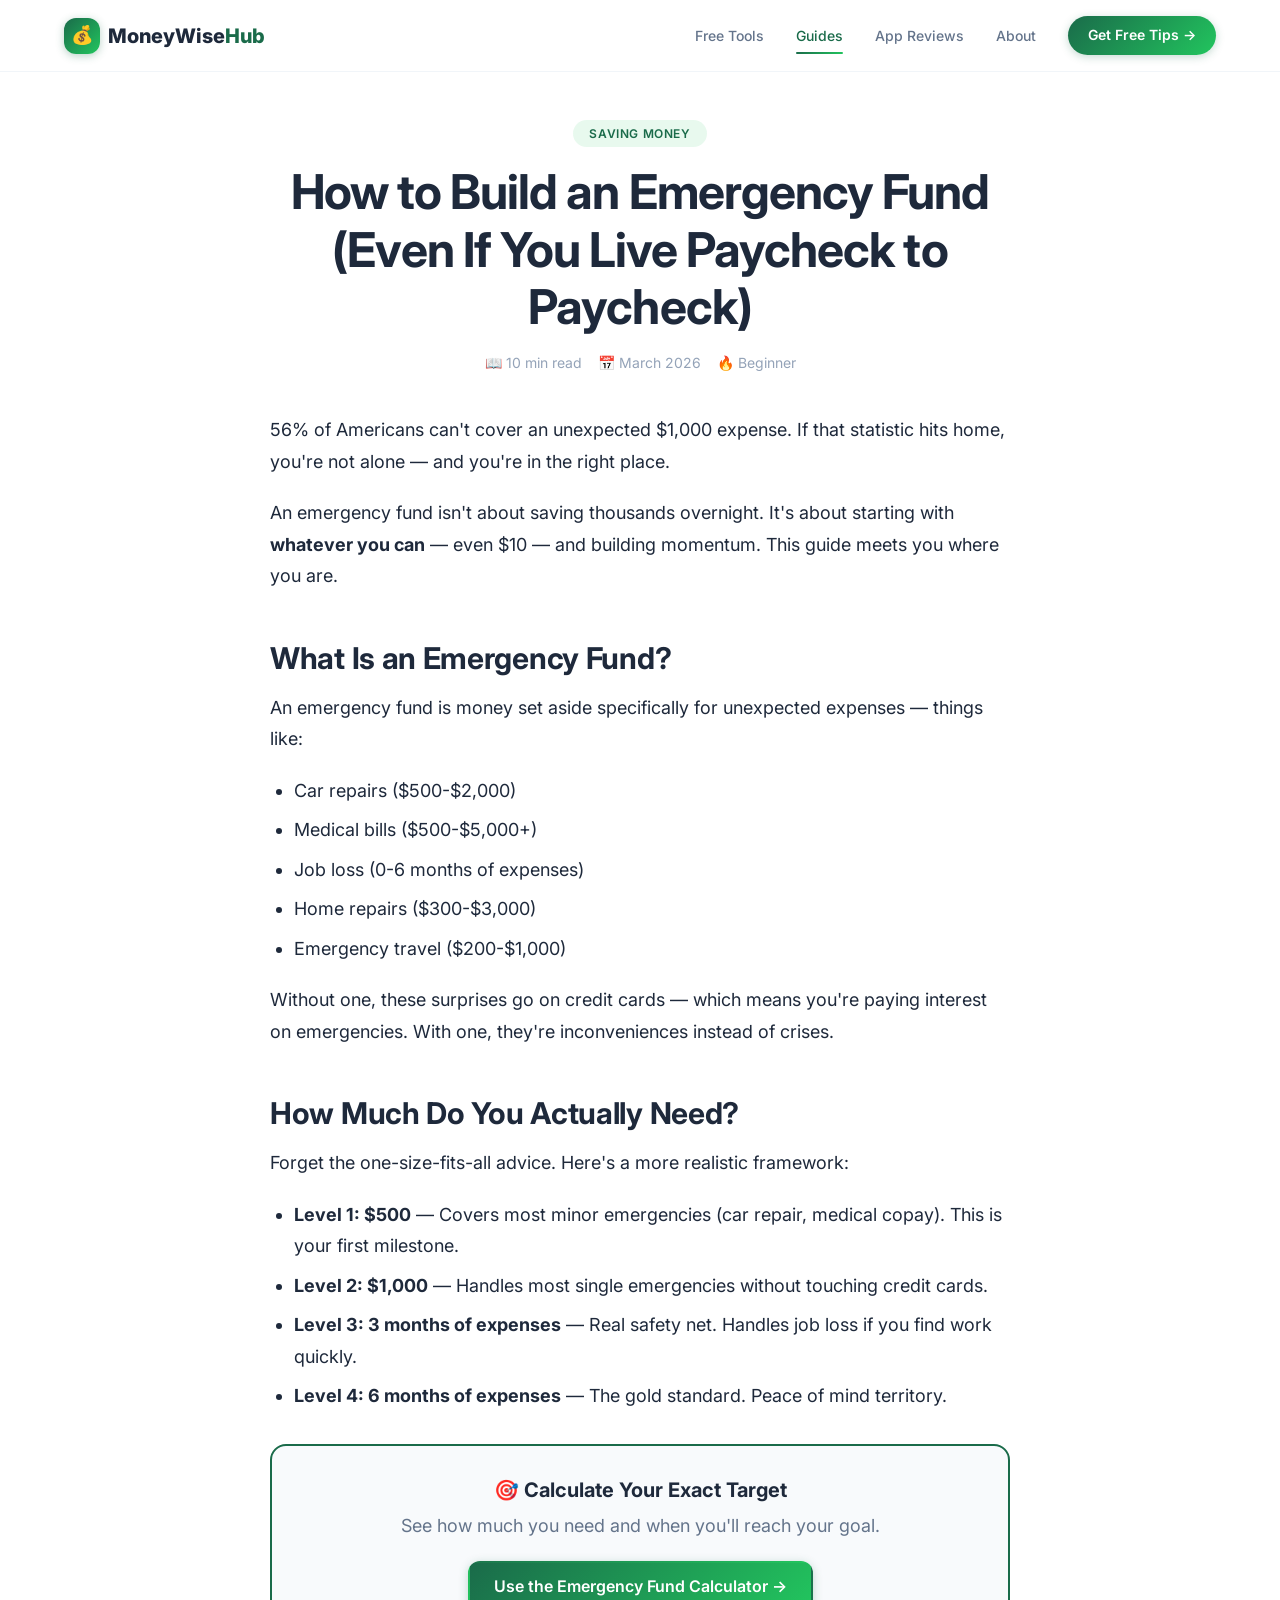
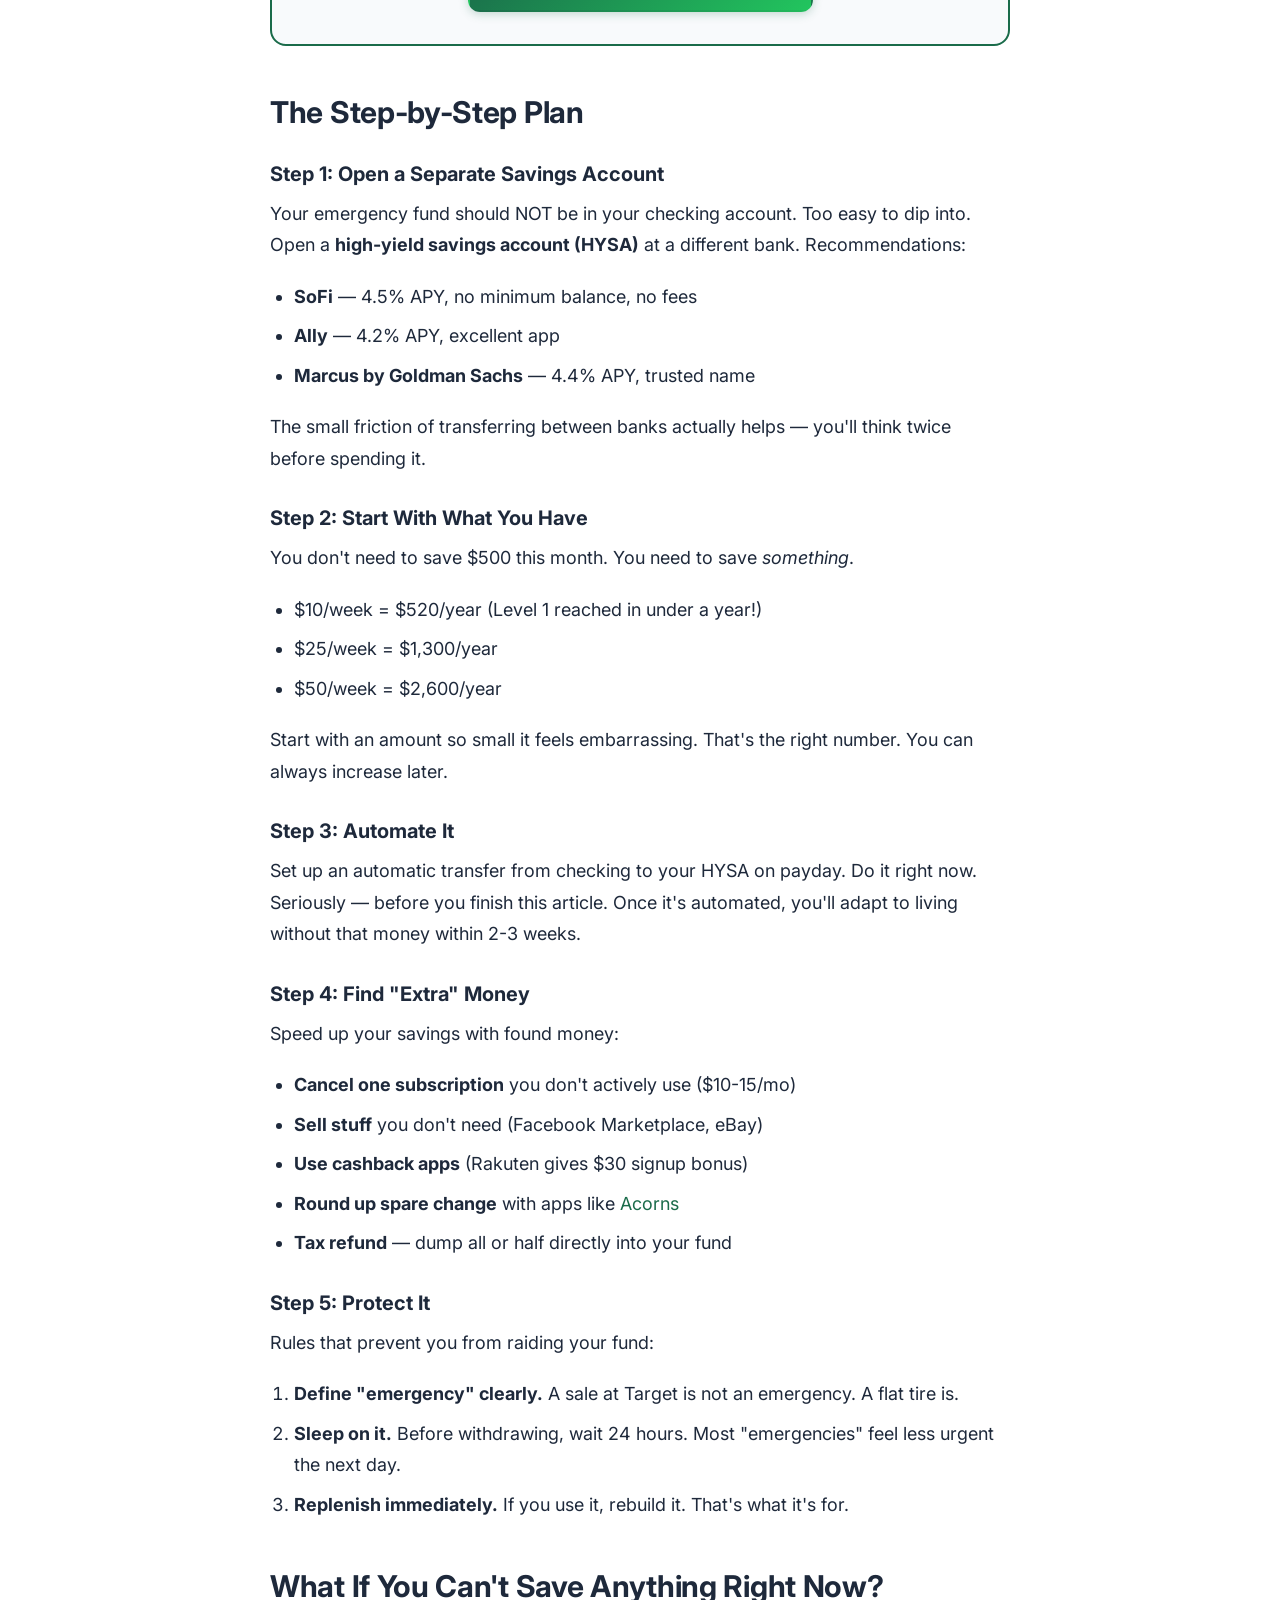
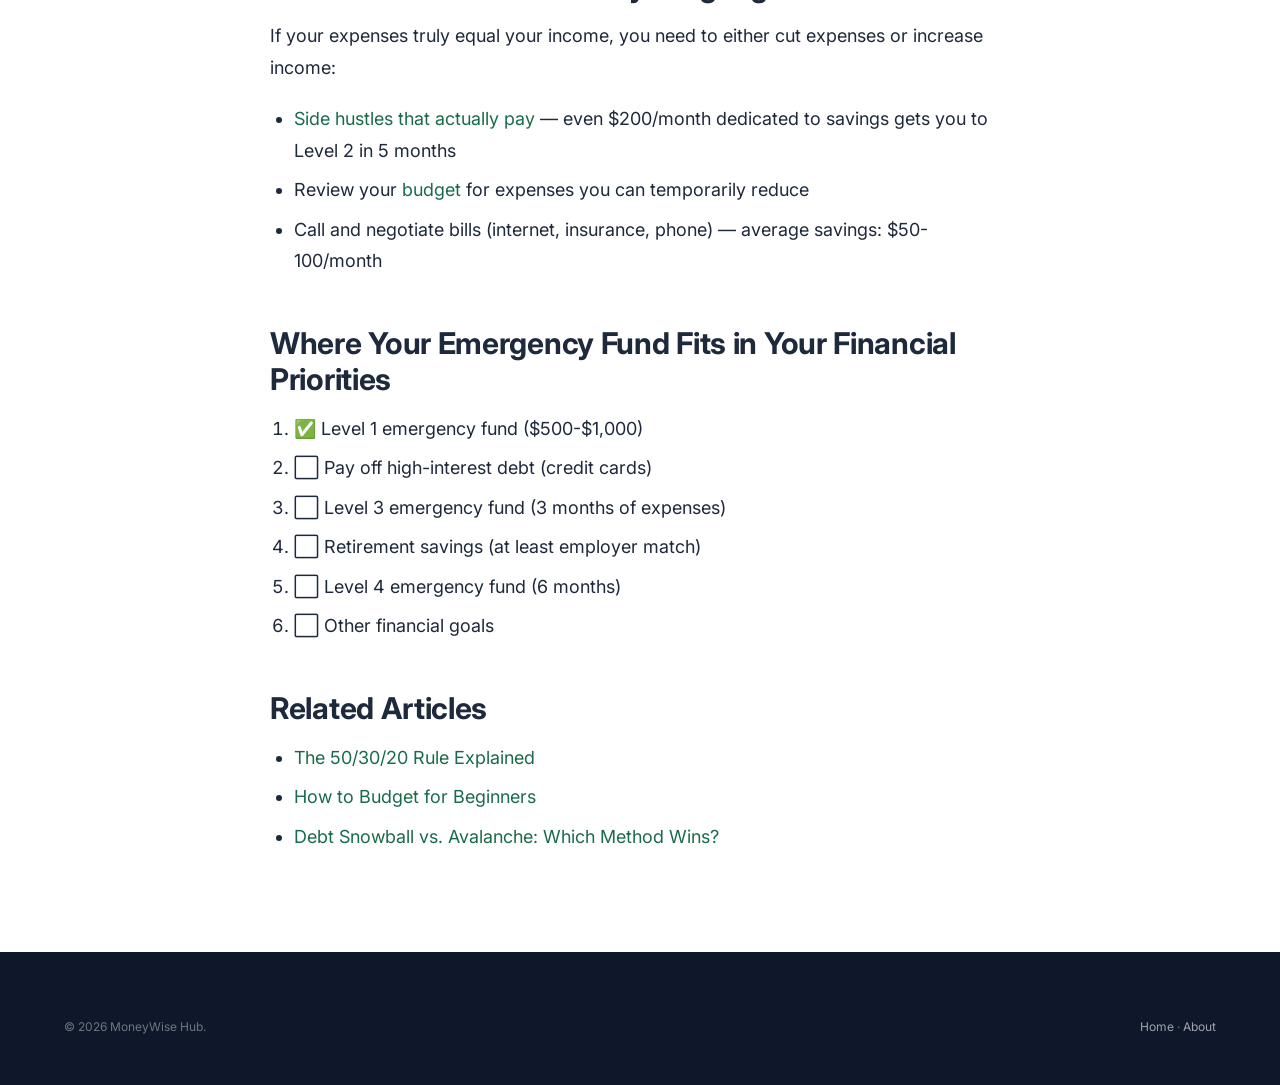
<file: articles/saving-money/how-to-build-emergency-fund.html>
<!DOCTYPE html>
<html lang="en">

<head>
  <meta charset="UTF-8">
  <meta name="viewport" content="width=device-width, initial-scale=1.0">
  <title>How to Build an Emergency Fund (Even If You Live Paycheck to Paycheck) — MoneyWise Hub</title>
  <meta name="description"
    content="Build your emergency fund from zero with this realistic, step-by-step guide. Start with just $10. No judgment, just a plan that works on any income.">
  <meta property="og:title" content="How to Build an Emergency Fund — MoneyWise Hub">
  <meta property="og:description" content="Start with just $10. Build your financial safety net on any income.">
  <link rel="canonical" href="https://moneywise-hub.github.io/articles/saving-money/how-to-build-emergency-fund.html">
  <link rel="preconnect" href="https://fonts.googleapis.com">
  <link rel="preconnect" href="https://fonts.gstatic.com" crossorigin>
  <link href="https://fonts.googleapis.com/css2?family=Inter:wght@400;500;600;700;800&display=swap" rel="stylesheet">
  <link rel="stylesheet" href="../../css/style.css">
  <script
    type="application/ld+json">{"@context":"https://schema.org","@type":"Article","headline":"How to Build an Emergency Fund (Even If You Live Paycheck to Paycheck)","author":{"@type":"Organization","name":"MoneyWise Hub"},"datePublished":"2026-03-16","dateModified":"2026-03-16"}</script>
</head>

<body>
  <a href="/moneywise-hub/#main" class="sr-only">Skip to main content</a>
  <nav class="nav" id="navbar">
    <div class="nav__inner"><a href="/moneywise-hub" class="nav__logo">
        <div class="nav__logo-icon">💰</div>
        <div class="nav__logo-text">MoneyWise<span>Hub</span></div>
      </a>
      <ul class="nav__links" id="nav-links">
        <li><a href="/moneywise-hub/#tools" class="nav__link">Free Tools</a></li>
        <li><a href="/moneywise-hub/#guides" class="nav__link active">Guides</a></li>
        <li><a href="/moneywise-hub/#reviews" class="nav__link">App Reviews</a></li>
        <li><a href="/moneywise-hub/about.html" class="nav__link">About</a></li>
        <li><a href="/moneywise-hub/#newsletter" class="nav__cta">Get Free Tips →</a></li>
      </ul><button class="nav__toggle" id="nav-toggle" aria-label="Toggle menu"
        aria-expanded="false"><span></span><span></span><span></span></button>
    </div>
  </nav>

  <main id="main">
    <article class="article-page">
      <div class="container container--narrow">
        <header class="article-page__header">
          <span class="article-page__tag">Saving Money</span>
          <h1 class="article-page__title">How to Build an Emergency Fund (Even If You Live Paycheck to Paycheck)</h1>
          <div class="article-page__meta"><span>📖 10 min read</span><span>📅 March 2026</span><span>🔥 Beginner</span>
          </div>
        </header>

        <div class="article-page__content">
          <p>56% of Americans can't cover an unexpected $1,000 expense. If that statistic hits home, you're not alone —
            and you're in the right place.</p>

          <p>An emergency fund isn't about saving thousands overnight. It's about starting with <strong>whatever you
              can</strong> — even $10 — and building momentum. This guide meets you where you are.</p>

          <h2>What Is an Emergency Fund?</h2>
          <p>An emergency fund is money set aside specifically for unexpected expenses — things like:</p>
          <ul>
            <li>Car repairs ($500-$2,000)</li>
            <li>Medical bills ($500-$5,000+)</li>
            <li>Job loss (0-6 months of expenses)</li>
            <li>Home repairs ($300-$3,000)</li>
            <li>Emergency travel ($200-$1,000)</li>
          </ul>
          <p>Without one, these surprises go on credit cards — which means you're paying interest on emergencies. With
            one, they're inconveniences instead of crises.</p>

          <h2>How Much Do You Actually Need?</h2>
          <p>Forget the one-size-fits-all advice. Here's a more realistic framework:</p>

          <ul>
            <li><strong>Level 1: $500</strong> — Covers most minor emergencies (car repair, medical copay). This is your
              first milestone.</li>
            <li><strong>Level 2: $1,000</strong> — Handles most single emergencies without touching credit cards.</li>
            <li><strong>Level 3: 3 months of expenses</strong> — Real safety net. Handles job loss if you find work
              quickly.</li>
            <li><strong>Level 4: 6 months of expenses</strong> — The gold standard. Peace of mind territory.</li>
          </ul>

          <div class="affiliate-cta">
            <h4 class="affiliate-cta__title">🎯 Calculate Your Exact Target</h4>
            <p class="affiliate-cta__text">See how much you need and when you'll reach your goal.</p>
            <a href="../../tools/savings-calculator.html" class="btn btn--primary">Use the Emergency Fund Calculator
              →</a>
          </div>

          <h2>The Step-by-Step Plan</h2>

          <h3>Step 1: Open a Separate Savings Account</h3>
          <p>Your emergency fund should NOT be in your checking account. Too easy to dip into. Open a <strong>high-yield
              savings account (HYSA)</strong> at a different bank. Recommendations:</p>
          <ul>
            <li><strong>SoFi</strong> — 4.5% APY, no minimum balance, no fees</li>
            <li><strong>Ally</strong> — 4.2% APY, excellent app</li>
            <li><strong>Marcus by Goldman Sachs</strong> — 4.4% APY, trusted name</li>
          </ul>
          <p>The small friction of transferring between banks actually helps — you'll think twice before spending it.
          </p>

          <h3>Step 2: Start With What You Have</h3>
          <p>You don't need to save $500 this month. You need to save <em>something</em>.</p>
          <ul>
            <li>$10/week = $520/year (Level 1 reached in under a year!)</li>
            <li>$25/week = $1,300/year</li>
            <li>$50/week = $2,600/year</li>
          </ul>
          <p>Start with an amount so small it feels embarrassing. That's the right number. You can always increase
            later.</p>

          <h3>Step 3: Automate It</h3>
          <p>Set up an automatic transfer from checking to your HYSA on payday. Do it right now. Seriously — before you
            finish this article. Once it's automated, you'll adapt to living without that money within 2-3 weeks.</p>

          <h3>Step 4: Find "Extra" Money</h3>
          <p>Speed up your savings with found money:</p>
          <ul>
            <li><strong>Cancel one subscription</strong> you don't actively use ($10-15/mo)</li>
            <li><strong>Sell stuff</strong> you don't need (Facebook Marketplace, eBay)</li>
            <li><strong>Use cashback apps</strong> (Rakuten gives $30 signup bonus)</li>
            <li><strong>Round up spare change</strong> with apps like <a
                href="../best-apps/acorns-review.html">Acorns</a></li>
            <li><strong>Tax refund</strong> — dump all or half directly into your fund</li>
          </ul>

          <h3>Step 5: Protect It</h3>
          <p>Rules that prevent you from raiding your fund:</p>
          <ol>
            <li><strong>Define "emergency" clearly.</strong> A sale at Target is not an emergency. A flat tire is.</li>
            <li><strong>Sleep on it.</strong> Before withdrawing, wait 24 hours. Most "emergencies" feel less urgent the
              next day.</li>
            <li><strong>Replenish immediately.</strong> If you use it, rebuild it. That's what it's for.</li>
          </ol>

          <h2>What If You Can't Save Anything Right Now?</h2>
          <p>If your expenses truly equal your income, you need to either cut expenses or increase income:</p>
          <ul>
            <li><a href="../making-money/side-hustles-that-actually-pay-2026.html">Side hustles that actually pay</a> —
              even $200/month dedicated to savings gets you to Level 2 in 5 months</li>
            <li>Review your <a href="../budgeting/how-to-budget-for-beginners.html">budget</a> for expenses you can
              temporarily reduce</li>
            <li>Call and negotiate bills (internet, insurance, phone) — average savings: $50-100/month</li>
          </ul>

          <h2>Where Your Emergency Fund Fits in Your Financial Priorities</h2>
          <ol>
            <li>✅ Level 1 emergency fund ($500-$1,000)</li>
            <li>⬜ Pay off high-interest debt (credit cards)</li>
            <li>⬜ Level 3 emergency fund (3 months of expenses)</li>
            <li>⬜ Retirement savings (at least employer match)</li>
            <li>⬜ Level 4 emergency fund (6 months)</li>
            <li>⬜ Other financial goals</li>
          </ol>

          <h2>Related Articles</h2>
          <ul>
            <li><a href="50-30-20-rule-explained.html">The 50/30/20 Rule Explained</a></li>
            <li><a href="../budgeting/how-to-budget-for-beginners.html">How to Budget for Beginners</a></li>
            <li><a href="../debt-freedom/debt-snowball-vs-avalanche.html">Debt Snowball vs. Avalanche: Which Method
                Wins?</a></li>
          </ul>
        </div>
      </div>
    </article>
  </main>

  <footer class="footer">
    <div class="container">
      <div class="footer__bottom" style="border-top:none;padding-top:0;">
        <p>© 2026 MoneyWise Hub.</p>
        <p><a href="/moneywise-hub" style="color:rgba(255,255,255,0.6);">Home</a> · <a href="/moneywise-hub/about.html"
            style="color:rgba(255,255,255,0.6);">About</a></p>
      </div>
    </div>
  </footer>
  <script src="../../js/main.js"></script>
</body>

</html>
</file>
<file: css/style.css>
/* ============================================
   MoneyWise Hub — Design System
   Master Your Money. Free Tools. Real Results.
   ============================================ */

/* --- CSS Reset & Base --- */
*, *::before, *::after {
  box-sizing: border-box;
  margin: 0;
  padding: 0;
}

:root {
  /* Colors — Trust & Growth palette */
  --color-primary: #1a6b4a;
  --color-primary-light: #22c55e;
  --color-primary-dark: #14532d;
  --color-primary-gradient: linear-gradient(135deg, #1a6b4a 0%, #22c55e 100%);
  
  --color-secondary: #1e3a5f;
  --color-secondary-light: #3b82f6;
  --color-secondary-dark: #0f172a;
  
  --color-accent: #f59e0b;
  --color-accent-light: #fbbf24;
  
  --color-success: #10b981;
  --color-warning: #f59e0b;
  --color-danger: #ef4444;
  --color-info: #3b82f6;
  
  /* Neutrals */
  --color-bg: #ffffff;
  --color-bg-alt: #f8fafc;
  --color-bg-card: #ffffff;
  --color-surface: #f1f5f9;
  --color-border: #e2e8f0;
  --color-border-light: #f1f5f9;
  
  --color-text: #1e293b;
  --color-text-secondary: #64748b;
  --color-text-muted: #94a3b8;
  --color-text-inverse: #ffffff;
  
  /* Typography */
  --font-body: 'Inter', -apple-system, BlinkMacSystemFont, 'Segoe UI', Roboto, sans-serif;
  --font-heading: 'Inter', -apple-system, BlinkMacSystemFont, 'Segoe UI', Roboto, sans-serif;
  --font-mono: 'JetBrains Mono', 'Fira Code', monospace;
  
  --text-xs: 0.75rem;
  --text-sm: 0.875rem;
  --text-base: 1rem;
  --text-lg: 1.125rem;
  --text-xl: 1.25rem;
  --text-2xl: 1.5rem;
  --text-3xl: 1.875rem;
  --text-4xl: 2.25rem;
  --text-5xl: 3rem;
  --text-6xl: 3.75rem;
  
  --leading-tight: 1.2;
  --leading-normal: 1.6;
  --leading-relaxed: 1.75;
  
  --weight-normal: 400;
  --weight-medium: 500;
  --weight-semibold: 600;
  --weight-bold: 700;
  --weight-extrabold: 800;
  
  /* Spacing */
  --space-1: 0.25rem;
  --space-2: 0.5rem;
  --space-3: 0.75rem;
  --space-4: 1rem;
  --space-5: 1.25rem;
  --space-6: 1.5rem;
  --space-8: 2rem;
  --space-10: 2.5rem;
  --space-12: 3rem;
  --space-16: 4rem;
  --space-20: 5rem;
  --space-24: 6rem;
  
  /* Borders */
  --radius-sm: 0.375rem;
  --radius-md: 0.5rem;
  --radius-lg: 0.75rem;
  --radius-xl: 1rem;
  --radius-2xl: 1.5rem;
  --radius-full: 9999px;
  
  /* Shadows */
  --shadow-sm: 0 1px 2px rgba(0, 0, 0, 0.05);
  --shadow-md: 0 4px 6px -1px rgba(0, 0, 0, 0.07), 0 2px 4px -2px rgba(0, 0, 0, 0.05);
  --shadow-lg: 0 10px 15px -3px rgba(0, 0, 0, 0.08), 0 4px 6px -4px rgba(0, 0, 0, 0.04);
  --shadow-xl: 0 20px 25px -5px rgba(0, 0, 0, 0.1), 0 8px 10px -6px rgba(0, 0, 0, 0.04);
  --shadow-glow: 0 0 20px rgba(34, 197, 94, 0.15);
  --shadow-card-hover: 0 20px 40px -10px rgba(0, 0, 0, 0.12);
  
  /* Transitions */
  --transition-fast: 150ms ease;
  --transition-base: 250ms ease;
  --transition-slow: 350ms ease;
  --transition-spring: 400ms cubic-bezier(0.34, 1.56, 0.64, 1);
  
  /* Layout */
  --container-max: 1200px;
  --container-narrow: 800px;
  --container-wide: 1400px;
  --nav-height: 72px;
}

/* --- Dark Mode --- */
@media (prefers-color-scheme: dark) {
  :root {
    --color-bg: #0f172a;
    --color-bg-alt: #1e293b;
    --color-bg-card: #1e293b;
    --color-surface: #334155;
    --color-border: #334155;
    --color-border-light: #1e293b;
    --color-text: #f1f5f9;
    --color-text-secondary: #94a3b8;
    --color-text-muted: #64748b;
    --shadow-md: 0 4px 6px -1px rgba(0, 0, 0, 0.3);
    --shadow-lg: 0 10px 15px -3px rgba(0, 0, 0, 0.4);
    --shadow-xl: 0 20px 25px -5px rgba(0, 0, 0, 0.5);
    --shadow-card-hover: 0 20px 40px -10px rgba(0, 0, 0, 0.5);
  }
}

/* --- Global Styles --- */
html {
  scroll-behavior: smooth;
  -webkit-text-size-adjust: 100%;
  font-size: 16px;
}

body {
  font-family: var(--font-body);
  font-size: var(--text-base);
  line-height: var(--leading-normal);
  color: var(--color-text);
  background-color: var(--color-bg);
  -webkit-font-smoothing: antialiased;
  -moz-osx-font-smoothing: grayscale;
  overflow-x: hidden;
}

a {
  color: var(--color-primary);
  text-decoration: none;
  transition: color var(--transition-fast);
}

a:hover {
  color: var(--color-primary-light);
}

img {
  max-width: 100%;
  height: auto;
  display: block;
}

h1, h2, h3, h4, h5, h6 {
  font-family: var(--font-heading);
  font-weight: var(--weight-bold);
  line-height: var(--leading-tight);
  color: var(--color-text);
}

h1 { font-size: var(--text-5xl); letter-spacing: -0.02em; }
h2 { font-size: var(--text-4xl); letter-spacing: -0.01em; }
h3 { font-size: var(--text-2xl); }
h4 { font-size: var(--text-xl); }

p {
  margin-bottom: var(--space-4);
  line-height: var(--leading-relaxed);
}

/* --- Container --- */
.container {
  width: 100%;
  max-width: var(--container-max);
  margin: 0 auto;
  padding: 0 var(--space-6);
}

.container--narrow {
  max-width: var(--container-narrow);
}

.container--wide {
  max-width: var(--container-wide);
}

/* --- Navigation --- */
.nav {
  position: fixed;
  top: 0;
  left: 0;
  right: 0;
  height: var(--nav-height);
  background: rgba(255, 255, 255, 0.85);
  backdrop-filter: blur(20px) saturate(180%);
  -webkit-backdrop-filter: blur(20px) saturate(180%);
  border-bottom: 1px solid var(--color-border-light);
  z-index: 1000;
  transition: all var(--transition-base);
}

@media (prefers-color-scheme: dark) {
  .nav {
    background: rgba(15, 23, 42, 0.85);
  }
}

.nav.scrolled {
  box-shadow: var(--shadow-md);
}

.nav__inner {
  display: flex;
  align-items: center;
  justify-content: space-between;
  height: 100%;
  max-width: var(--container-max);
  margin: 0 auto;
  padding: 0 var(--space-6);
}

.nav__logo {
  display: flex;
  align-items: center;
  gap: var(--space-2);
  font-size: var(--text-xl);
  font-weight: var(--weight-extrabold);
  color: var(--color-text);
  text-decoration: none;
}

.nav__logo-icon {
  width: 36px;
  height: 36px;
  background: var(--color-primary-gradient);
  border-radius: var(--radius-lg);
  display: flex;
  align-items: center;
  justify-content: center;
  color: white;
  font-size: var(--text-lg);
  box-shadow: 0 2px 8px rgba(26, 107, 74, 0.3);
}

.nav__logo-text span {
  color: var(--color-primary);
}

.nav__links {
  display: flex;
  align-items: center;
  gap: var(--space-8);
  list-style: none;
}

.nav__link {
  font-size: var(--text-sm);
  font-weight: var(--weight-medium);
  color: var(--color-text-secondary);
  text-decoration: none;
  position: relative;
  padding: var(--space-2) 0;
  transition: color var(--transition-fast);
}

.nav__link:hover,
.nav__link.active {
  color: var(--color-primary);
}

.nav__link::after {
  content: '';
  position: absolute;
  bottom: -2px;
  left: 0;
  width: 0;
  height: 2px;
  background: var(--color-primary-gradient);
  border-radius: var(--radius-full);
  transition: width var(--transition-base);
}

.nav__link:hover::after,
.nav__link.active::after {
  width: 100%;
}

.nav__cta {
  display: inline-flex;
  align-items: center;
  gap: var(--space-2);
  padding: var(--space-2) var(--space-5);
  background: var(--color-primary-gradient);
  color: white;
  font-size: var(--text-sm);
  font-weight: var(--weight-semibold);
  border-radius: var(--radius-full);
  text-decoration: none;
  transition: all var(--transition-base);
  box-shadow: 0 2px 8px rgba(26, 107, 74, 0.25);
}

.nav__cta:hover {
  transform: translateY(-1px);
  box-shadow: 0 4px 12px rgba(26, 107, 74, 0.35);
  color: white;
}

/* Mobile menu toggle */
.nav__toggle {
  display: none;
  flex-direction: column;
  gap: 5px;
  background: none;
  border: none;
  cursor: pointer;
  padding: var(--space-2);
}

.nav__toggle span {
  display: block;
  width: 24px;
  height: 2px;
  background: var(--color-text);
  border-radius: var(--radius-full);
  transition: all var(--transition-base);
}

/* --- Hero Section --- */
.hero {
  padding: calc(var(--nav-height) + var(--space-20)) 0 var(--space-20);
  background: var(--color-bg);
  position: relative;
  overflow: hidden;
}

.hero::before {
  content: '';
  position: absolute;
  top: -50%;
  right: -20%;
  width: 700px;
  height: 700px;
  background: radial-gradient(circle, rgba(34, 197, 94, 0.08) 0%, transparent 70%);
  border-radius: 50%;
  pointer-events: none;
}

.hero::after {
  content: '';
  position: absolute;
  bottom: -30%;
  left: -10%;
  width: 500px;
  height: 500px;
  background: radial-gradient(circle, rgba(59, 130, 246, 0.06) 0%, transparent 70%);
  border-radius: 50%;
  pointer-events: none;
}

.hero__inner {
  text-align: center;
  max-width: 800px;
  margin: 0 auto;
  position: relative;
  z-index: 1;
}

.hero__badge {
  display: inline-flex;
  align-items: center;
  gap: var(--space-2);
  padding: var(--space-1) var(--space-4);
  background: var(--color-surface);
  border: 1px solid var(--color-border);
  border-radius: var(--radius-full);
  font-size: var(--text-sm);
  font-weight: var(--weight-medium);
  color: var(--color-primary);
  margin-bottom: var(--space-6);
  animation: fadeInDown 0.6s ease;
}

.hero__badge-dot {
  width: 8px;
  height: 8px;
  background: var(--color-primary-light);
  border-radius: 50%;
  animation: pulse 2s infinite;
}

.hero__title {
  font-size: var(--text-6xl);
  font-weight: var(--weight-extrabold);
  line-height: 1.1;
  margin-bottom: var(--space-6);
  letter-spacing: -0.03em;
  animation: fadeInUp 0.6s ease 0.1s both;
}

.hero__title-highlight {
  background: var(--color-primary-gradient);
  -webkit-background-clip: text;
  -webkit-text-fill-color: transparent;
  background-clip: text;
}

.hero__subtitle {
  font-size: var(--text-xl);
  color: var(--color-text-secondary);
  max-width: 600px;
  margin: 0 auto var(--space-10);
  line-height: var(--leading-relaxed);
  animation: fadeInUp 0.6s ease 0.2s both;
}

.hero__actions {
  display: flex;
  align-items: center;
  justify-content: center;
  gap: var(--space-4);
  flex-wrap: wrap;
  animation: fadeInUp 0.6s ease 0.3s both;
}

.hero__stats {
  display: flex;
  align-items: center;
  justify-content: center;
  gap: var(--space-12);
  margin-top: var(--space-16);
  padding-top: var(--space-10);
  border-top: 1px solid var(--color-border-light);
  animation: fadeInUp 0.6s ease 0.4s both;
}

.hero__stat {
  text-align: center;
}

.hero__stat-value {
  font-size: var(--text-3xl);
  font-weight: var(--weight-extrabold);
  color: var(--color-text);
  line-height: 1;
  margin-bottom: var(--space-1);
}

.hero__stat-label {
  font-size: var(--text-sm);
  color: var(--color-text-muted);
  font-weight: var(--weight-medium);
}

/* --- Buttons --- */
.btn {
  display: inline-flex;
  align-items: center;
  justify-content: center;
  gap: var(--space-2);
  padding: var(--space-3) var(--space-6);
  font-size: var(--text-base);
  font-weight: var(--weight-semibold);
  font-family: var(--font-body);
  border-radius: var(--radius-lg);
  border: 2px solid transparent;
  cursor: pointer;
  text-decoration: none;
  transition: all var(--transition-base);
  white-space: nowrap;
  line-height: 1.4;
}

.btn--primary {
  background: var(--color-primary-gradient);
  color: white;
  box-shadow: 0 2px 10px rgba(26, 107, 74, 0.25);
}

.btn--primary:hover {
  transform: translateY(-2px);
  box-shadow: 0 6px 20px rgba(26, 107, 74, 0.35);
  color: white;
}

.btn--secondary {
  background: var(--color-bg);
  color: var(--color-text);
  border-color: var(--color-border);
}

.btn--secondary:hover {
  border-color: var(--color-primary);
  color: var(--color-primary);
  transform: translateY(-2px);
  box-shadow: var(--shadow-md);
}

.btn--large {
  padding: var(--space-4) var(--space-8);
  font-size: var(--text-lg);
  border-radius: var(--radius-xl);
}

.btn--ghost {
  background: transparent;
  color: var(--color-primary);
  border: none;
  padding: var(--space-2) var(--space-4);
}

.btn--ghost:hover {
  background: var(--color-surface);
}

/* --- Section Styles --- */
.section {
  padding: var(--space-20) 0;
}

.section--alt {
  background: var(--color-bg-alt);
}

.section__header {
  text-align: center;
  max-width: 600px;
  margin: 0 auto var(--space-12);
}

.section__eyebrow {
  font-size: var(--text-sm);
  font-weight: var(--weight-semibold);
  color: var(--color-primary);
  text-transform: uppercase;
  letter-spacing: 0.08em;
  margin-bottom: var(--space-3);
}

.section__title {
  font-size: var(--text-4xl);
  margin-bottom: var(--space-4);
}

.section__subtitle {
  font-size: var(--text-lg);
  color: var(--color-text-secondary);
  line-height: var(--leading-relaxed);
}

/* --- Card Components --- */
.card {
  background: var(--color-bg-card);
  border: 1px solid var(--color-border);
  border-radius: var(--radius-xl);
  padding: var(--space-8);
  transition: all var(--transition-base);
  position: relative;
  overflow: hidden;
}

.card:hover {
  transform: translateY(-4px);
  box-shadow: var(--shadow-card-hover);
  border-color: transparent;
}

.card__icon {
  width: 56px;
  height: 56px;
  border-radius: var(--radius-lg);
  display: flex;
  align-items: center;
  justify-content: center;
  font-size: var(--text-2xl);
  margin-bottom: var(--space-5);
}

.card__icon--green {
  background: rgba(34, 197, 94, 0.1);
  color: var(--color-primary-light);
}

.card__icon--blue {
  background: rgba(59, 130, 246, 0.1);
  color: var(--color-secondary-light);
}

.card__icon--amber {
  background: rgba(245, 158, 11, 0.1);
  color: var(--color-accent);
}

.card__icon--red {
  background: rgba(239, 68, 68, 0.1);
  color: var(--color-danger);
}

.card__title {
  font-size: var(--text-xl);
  font-weight: var(--weight-semibold);
  margin-bottom: var(--space-3);
}

.card__description {
  font-size: var(--text-base);
  color: var(--color-text-secondary);
  line-height: var(--leading-relaxed);
  margin-bottom: var(--space-4);
}

.card__link {
  display: inline-flex;
  align-items: center;
  gap: var(--space-2);
  font-size: var(--text-sm);
  font-weight: var(--weight-semibold);
  color: var(--color-primary);
  transition: gap var(--transition-base);
}

.card__link:hover {
  gap: var(--space-3);
}

/* Tool Cards */
.tools-grid {
  display: grid;
  grid-template-columns: repeat(auto-fill, minmax(320px, 1fr));
  gap: var(--space-6);
}

.tool-card {
  background: var(--color-bg-card);
  border: 1px solid var(--color-border);
  border-radius: var(--radius-xl);
  padding: var(--space-8);
  transition: all var(--transition-base);
  position: relative;
  display: flex;
  flex-direction: column;
}

.tool-card:hover {
  transform: translateY(-4px);
  box-shadow: var(--shadow-card-hover);
  border-color: var(--color-primary);
}

.tool-card__badge {
  position: absolute;
  top: var(--space-4);
  right: var(--space-4);
  padding: var(--space-1) var(--space-3);
  background: rgba(34, 197, 94, 0.1);
  color: var(--color-primary);
  font-size: var(--text-xs);
  font-weight: var(--weight-semibold);
  border-radius: var(--radius-full);
  text-transform: uppercase;
  letter-spacing: 0.05em;
}

.tool-card__emoji {
  font-size: 2.5rem;
  margin-bottom: var(--space-4);
}

.tool-card__title {
  font-size: var(--text-xl);
  font-weight: var(--weight-bold);
  margin-bottom: var(--space-2);
}

.tool-card__desc {
  font-size: var(--text-base);
  color: var(--color-text-secondary);
  margin-bottom: var(--space-6);
  flex-grow: 1;
}

.tool-card__cta {
  align-self: flex-start;
}

/* --- Article Cards --- */
.articles-grid {
  display: grid;
  grid-template-columns: repeat(auto-fill, minmax(340px, 1fr));
  gap: var(--space-6);
}

.article-card {
  background: var(--color-bg-card);
  border: 1px solid var(--color-border);
  border-radius: var(--radius-xl);
  overflow: hidden;
  transition: all var(--transition-base);
  display: flex;
  flex-direction: column;
}

.article-card:hover {
  transform: translateY(-4px);
  box-shadow: var(--shadow-card-hover);
}

.article-card__image {
  width: 100%;
  height: 200px;
  object-fit: cover;
  background: var(--color-surface);
}

.article-card__body {
  padding: var(--space-6);
  display: flex;
  flex-direction: column;
  flex-grow: 1;
}

.article-card__tag {
  display: inline-block;
  padding: var(--space-1) var(--space-3);
  background: var(--color-surface);
  color: var(--color-primary);
  font-size: var(--text-xs);
  font-weight: var(--weight-semibold);
  border-radius: var(--radius-full);
  text-transform: uppercase;
  letter-spacing: 0.05em;
  margin-bottom: var(--space-3);
  align-self: flex-start;
}

.article-card__title {
  font-size: var(--text-lg);
  font-weight: var(--weight-bold);
  margin-bottom: var(--space-2);
  line-height: var(--leading-tight);
}

.article-card__title a {
  color: var(--color-text);
  text-decoration: none;
}

.article-card__title a:hover {
  color: var(--color-primary);
}

.article-card__excerpt {
  font-size: var(--text-sm);
  color: var(--color-text-secondary);
  line-height: var(--leading-relaxed);
  margin-bottom: var(--space-4);
  flex-grow: 1;
}

.article-card__meta {
  font-size: var(--text-xs);
  color: var(--color-text-muted);
  display: flex;
  align-items: center;
  gap: var(--space-4);
}

/* --- CTA Banner --- */
.cta-banner {
  background: var(--color-primary-gradient);
  border-radius: var(--radius-2xl);
  padding: var(--space-16) var(--space-8);
  text-align: center;
  color: white;
  position: relative;
  overflow: hidden;
}

.cta-banner::before {
  content: '';
  position: absolute;
  top: -50%;
  right: -20%;
  width: 400px;
  height: 400px;
  background: rgba(255, 255, 255, 0.08);
  border-radius: 50%;
  pointer-events: none;
}

.cta-banner::after {
  content: '';
  position: absolute;
  bottom: -30%;
  left: -10%;
  width: 300px;
  height: 300px;
  background: rgba(255, 255, 255, 0.05);
  border-radius: 50%;
  pointer-events: none;
}

.cta-banner__title {
  font-size: var(--text-4xl);
  font-weight: var(--weight-extrabold);
  color: white;
  margin-bottom: var(--space-4);
  position: relative;
  z-index: 1;
}

.cta-banner__text {
  font-size: var(--text-lg);
  opacity: 0.9;
  max-width: 500px;
  margin: 0 auto var(--space-8);
  position: relative;
  z-index: 1;
}

.cta-banner__form {
  display: flex;
  gap: var(--space-3);
  max-width: 480px;
  margin: 0 auto;
  position: relative;
  z-index: 1;
}

.cta-banner__input {
  flex: 1;
  padding: var(--space-4) var(--space-5);
  border: 2px solid rgba(255, 255, 255, 0.3);
  border-radius: var(--radius-lg);
  background: rgba(255, 255, 255, 0.15);
  color: white;
  font-size: var(--text-base);
  font-family: var(--font-body);
  backdrop-filter: blur(10px);
  transition: all var(--transition-base);
}

.cta-banner__input::placeholder {
  color: rgba(255, 255, 255, 0.7);
}

.cta-banner__input:focus {
  outline: none;
  border-color: white;
  background: rgba(255, 255, 255, 0.2);
}

.cta-banner__btn {
  padding: var(--space-4) var(--space-6);
  background: white;
  color: var(--color-primary);
  font-size: var(--text-base);
  font-weight: var(--weight-bold);
  font-family: var(--font-body);
  border: none;
  border-radius: var(--radius-lg);
  cursor: pointer;
  transition: all var(--transition-base);
  white-space: nowrap;
}

.cta-banner__btn:hover {
  transform: translateY(-2px);
  box-shadow: 0 4px 12px rgba(0, 0, 0, 0.2);
}

/* --- Footer --- */
.footer {
  background: var(--color-secondary-dark);
  color: rgba(255, 255, 255, 0.7);
  padding: var(--space-16) 0 var(--space-8);
}

.footer__grid {
  display: grid;
  grid-template-columns: 2fr 1fr 1fr 1fr;
  gap: var(--space-12);
  margin-bottom: var(--space-12);
}

.footer__brand-desc {
  font-size: var(--text-sm);
  line-height: var(--leading-relaxed);
  margin-bottom: var(--space-4);
  max-width: 280px;
}

.footer__social {
  display: flex;
  gap: var(--space-3);
}

.footer__social-link {
  width: 40px;
  height: 40px;
  background: rgba(255, 255, 255, 0.1);
  border-radius: var(--radius-md);
  display: flex;
  align-items: center;
  justify-content: center;
  color: rgba(255, 255, 255, 0.7);
  text-decoration: none;
  transition: all var(--transition-base);
  font-size: var(--text-lg);
}

.footer__social-link:hover {
  background: var(--color-primary);
  color: white;
  transform: translateY(-2px);
}

.footer__heading {
  font-size: var(--text-sm);
  font-weight: var(--weight-semibold);
  color: white;
  text-transform: uppercase;
  letter-spacing: 0.08em;
  margin-bottom: var(--space-4);
}

.footer__links {
  list-style: none;
}

.footer__links li {
  margin-bottom: var(--space-2);
}

.footer__links a {
  font-size: var(--text-sm);
  color: rgba(255, 255, 255, 0.6);
  text-decoration: none;
  transition: color var(--transition-fast);
}

.footer__links a:hover {
  color: var(--color-primary-light);
}

.footer__bottom {
  padding-top: var(--space-8);
  border-top: 1px solid rgba(255, 255, 255, 0.1);
  display: flex;
  justify-content: space-between;
  align-items: center;
  font-size: var(--text-xs);
  color: rgba(255, 255, 255, 0.4);
}

/* --- Inline Newsletter Form (non-CTA) --- */
.newsletter-inline {
  background: var(--color-bg-alt);
  border: 1px solid var(--color-border);
  border-radius: var(--radius-xl);
  padding: var(--space-6);
  display: flex;
  align-items: center;
  gap: var(--space-4);
}

.newsletter-inline__icon {
  font-size: 2rem;
  flex-shrink: 0;
}

.newsletter-inline__text {
  flex: 1;
}

.newsletter-inline__title {
  font-size: var(--text-base);
  font-weight: var(--weight-semibold);
  margin-bottom: var(--space-1);
}

.newsletter-inline__desc {
  font-size: var(--text-sm);
  color: var(--color-text-secondary);
  margin: 0;
}

.newsletter-inline__form {
  display: flex;
  gap: var(--space-2);
}

.newsletter-inline__input {
  padding: var(--space-3) var(--space-4);
  border: 1px solid var(--color-border);
  border-radius: var(--radius-md);
  font-size: var(--text-sm);
  font-family: var(--font-body);
  background: var(--color-bg);
  color: var(--color-text);
  transition: border-color var(--transition-fast);
  min-width: 200px;
}

.newsletter-inline__input:focus {
  outline: none;
  border-color: var(--color-primary);
}

/* --- Article Page Styles --- */
.article-page {
  padding: calc(var(--nav-height) + var(--space-12)) 0 var(--space-20);
}

.article-page__header {
  text-align: center;
  max-width: 740px;
  margin: 0 auto var(--space-10);
}

.article-page__tag {
  display: inline-block;
  padding: var(--space-1) var(--space-4);
  background: rgba(34, 197, 94, 0.1);
  color: var(--color-primary);
  font-size: var(--text-xs);
  font-weight: var(--weight-semibold);
  border-radius: var(--radius-full);
  text-transform: uppercase;
  letter-spacing: 0.05em;
  margin-bottom: var(--space-4);
}

.article-page__title {
  font-size: var(--text-5xl);
  margin-bottom: var(--space-4);
}

.article-page__meta {
  font-size: var(--text-sm);
  color: var(--color-text-muted);
  display: flex;
  align-items: center;
  justify-content: center;
  gap: var(--space-4);
}

.article-page__content {
  max-width: 740px;
  margin: 0 auto;
}

.article-page__content h2 {
  font-size: var(--text-3xl);
  margin: var(--space-12) 0 var(--space-4);
}

.article-page__content h3 {
  font-size: var(--text-xl);
  margin: var(--space-8) 0 var(--space-3);
}

.article-page__content p {
  font-size: var(--text-lg);
  line-height: var(--leading-relaxed);
  margin-bottom: var(--space-5);
}

.article-page__content ul,
.article-page__content ol {
  margin: 0 0 var(--space-5) var(--space-6);
  line-height: var(--leading-relaxed);
}

.article-page__content li {
  margin-bottom: var(--space-2);
  font-size: var(--text-lg);
}

.article-page__content blockquote {
  border-left: 4px solid var(--color-primary);
  padding: var(--space-4) var(--space-6);
  margin: var(--space-6) 0;
  background: var(--color-surface);
  border-radius: 0 var(--radius-md) var(--radius-md) 0;
  font-style: italic;
  color: var(--color-text-secondary);
}

/* Affiliate CTA Box within articles */
.affiliate-cta {
  background: var(--color-bg-alt);
  border: 2px solid var(--color-primary);
  border-radius: var(--radius-xl);
  padding: var(--space-8);
  margin: var(--space-8) 0;
  text-align: center;
}

.affiliate-cta__title {
  font-size: var(--text-xl);
  font-weight: var(--weight-bold);
  margin-bottom: var(--space-2);
}

.affiliate-cta__text {
  color: var(--color-text-secondary);
  margin-bottom: var(--space-4);
}

.affiliate-cta__rating {
  display: flex;
  align-items: center;
  justify-content: center;
  gap: var(--space-2);
  margin-bottom: var(--space-4);
  font-size: var(--text-xl);
  color: var(--color-accent);
}

/* --- Calculator Styles --- */
.calculator {
  background: var(--color-bg-card);
  border: 1px solid var(--color-border);
  border-radius: var(--radius-2xl);
  padding: var(--space-10);
  margin: var(--space-8) 0;
  box-shadow: var(--shadow-lg);
}

.calculator__title {
  font-size: var(--text-2xl);
  text-align: center;
  margin-bottom: var(--space-8);
}

.calculator__form {
  display: grid;
  gap: var(--space-5);
}

.form-group {
  display: flex;
  flex-direction: column;
  gap: var(--space-2);
}

.form-group label {
  font-size: var(--text-sm);
  font-weight: var(--weight-semibold);
  color: var(--color-text);
}

.form-group__help {
  font-size: var(--text-xs);
  color: var(--color-text-muted);
}

.form-input {
  padding: var(--space-3) var(--space-4);
  border: 2px solid var(--color-border);
  border-radius: var(--radius-md);
  font-size: var(--text-base);
  font-family: var(--font-body);
  color: var(--color-text);
  background: var(--color-bg);
  transition: border-color var(--transition-fast);
}

.form-input:focus {
  outline: none;
  border-color: var(--color-primary);
  box-shadow: 0 0 0 3px rgba(34, 197, 94, 0.1);
}

.form-input--currency {
  padding-left: var(--space-8);
}

.input-group {
  position: relative;
}

.input-group__prefix {
  position: absolute;
  left: var(--space-4);
  top: 50%;
  transform: translateY(-50%);
  color: var(--color-text-muted);
  font-weight: var(--weight-medium);
}

.input-group__suffix {
  position: absolute;
  right: var(--space-4);
  top: 50%;
  transform: translateY(-50%);
  color: var(--color-text-muted);
  font-weight: var(--weight-medium);
  font-size: var(--text-sm);
}

/* Calculator Results */
.calculator__results {
  margin-top: var(--space-8);
  padding-top: var(--space-8);
  border-top: 2px solid var(--color-border);
  display: none;
}

.calculator__results.visible {
  display: block;
  animation: fadeInUp 0.4s ease;
}

.results-grid {
  display: grid;
  grid-template-columns: repeat(auto-fit, minmax(180px, 1fr));
  gap: var(--space-4);
  margin-bottom: var(--space-6);
}

.result-item {
  background: var(--color-surface);
  border-radius: var(--radius-lg);
  padding: var(--space-5);
  text-align: center;
}

.result-item__label {
  font-size: var(--text-sm);
  color: var(--color-text-secondary);
  margin-bottom: var(--space-2);
  font-weight: var(--weight-medium);
}

.result-item__value {
  font-size: var(--text-3xl);
  font-weight: var(--weight-extrabold);
  color: var(--color-primary);
  line-height: 1;
}

.result-item--needs .result-item__value { color: var(--color-secondary-light); }
.result-item--wants .result-item__value { color: var(--color-accent); }
.result-item--savings .result-item__value { color: var(--color-primary-light); }

/* Budget bar visualization */
.budget-bar {
  width: 100%;
  height: 24px;
  border-radius: var(--radius-full);
  overflow: hidden;
  display: flex;
  margin: var(--space-4) 0;
  background: var(--color-surface);
}

.budget-bar__segment {
  height: 100%;
  transition: width var(--transition-slow);
  display: flex;
  align-items: center;
  justify-content: center;
  font-size: var(--text-xs);
  font-weight: var(--weight-bold);
  color: white;
  min-width: 0;
}

.budget-bar__segment--needs { background: var(--color-secondary-light); }
.budget-bar__segment--wants { background: var(--color-accent); }
.budget-bar__segment--savings { background: var(--color-primary-light); }

/* --- Animations --- */
@keyframes fadeInUp {
  from {
    opacity: 0;
    transform: translateY(20px);
  }
  to {
    opacity: 1;
    transform: translateY(0);
  }
}

@keyframes fadeInDown {
  from {
    opacity: 0;
    transform: translateY(-10px);
  }
  to {
    opacity: 1;
    transform: translateY(0);
  }
}

@keyframes pulse {
  0%, 100% { opacity: 1; }
  50% { opacity: 0.5; }
}

@keyframes slideInRight {
  from {
    opacity: 0;
    transform: translateX(20px);
  }
  to {
    opacity: 1;
    transform: translateX(0);
  }
}

/* Intersection Observer animations */
.animate-on-scroll {
  opacity: 0;
  transform: translateY(30px);
  transition: opacity 0.6s ease, transform 0.6s ease;
}

.animate-on-scroll.visible {
  opacity: 1;
  transform: translateY(0);
}

/* --- Features Grid --- */
.features-grid {
  display: grid;
  grid-template-columns: repeat(auto-fit, minmax(280px, 1fr));
  gap: var(--space-6);
}

/* --- Responsive --- */
@media (max-width: 1024px) {
  h1 { font-size: var(--text-4xl); }
  h2 { font-size: var(--text-3xl); }
  .hero__title { font-size: var(--text-5xl); }
  .footer__grid { grid-template-columns: 1fr 1fr; gap: var(--space-8); }
}

@media (max-width: 768px) {
  :root {
    --nav-height: 64px;
  }
  
  h1 { font-size: var(--text-3xl); }
  h2 { font-size: var(--text-2xl); }
  
  .hero { padding: calc(var(--nav-height) + var(--space-12)) 0 var(--space-12); }
  .hero__title { font-size: var(--text-4xl); }
  .hero__subtitle { font-size: var(--text-base); }
  .hero__stats { flex-direction: column; gap: var(--space-6); }
  
  .section { padding: var(--space-12) 0; }
  
  .nav__links { display: none; }
  .nav__links.open {
    display: flex;
    flex-direction: column;
    position: absolute;
    top: var(--nav-height);
    left: 0;
    right: 0;
    background: var(--color-bg);
    padding: var(--space-6);
    border-bottom: 1px solid var(--color-border);
    box-shadow: var(--shadow-lg);
    gap: var(--space-4);
  }
  .nav__toggle { display: flex; }
  
  .tools-grid,
  .articles-grid {
    grid-template-columns: 1fr;
  }
  
  .cta-banner { padding: var(--space-10) var(--space-6); }
  .cta-banner__title { font-size: var(--text-2xl); }
  .cta-banner__form { flex-direction: column; }
  
  .footer__grid { grid-template-columns: 1fr; gap: var(--space-6); }
  .footer__bottom { flex-direction: column; gap: var(--space-4); text-align: center; }
  
  .calculator { padding: var(--space-6); }
  .results-grid { grid-template-columns: 1fr 1fr; }
  
  .newsletter-inline { flex-direction: column; text-align: center; }
  .newsletter-inline__form { flex-direction: column; width: 100%; }
  .newsletter-inline__input { min-width: 100%; }
  
  .article-page__title { font-size: var(--text-3xl); }
  .article-page__content p,
  .article-page__content li { font-size: var(--text-base); }
}

@media (max-width: 480px) {
  .hero__title { font-size: var(--text-3xl); }
  .hero__actions { flex-direction: column; width: 100%; }
  .hero__actions .btn { width: 100%; }
  .section__title { font-size: var(--text-2xl); }
  .results-grid { grid-template-columns: 1fr; }
}

/* --- Utility Classes --- */
.sr-only {
  position: absolute;
  width: 1px;
  height: 1px;
  padding: 0;
  margin: -1px;
  overflow: hidden;
  clip: rect(0, 0, 0, 0);
  white-space: nowrap;
  border-width: 0;
}

.text-center { text-align: center; }
.text-primary { color: var(--color-primary); }
.text-muted { color: var(--color-text-muted); }
.mt-4 { margin-top: var(--space-4); }
.mt-8 { margin-top: var(--space-8); }
.mb-4 { margin-bottom: var(--space-4); }
.mb-8 { margin-bottom: var(--space-8); }
</file>
